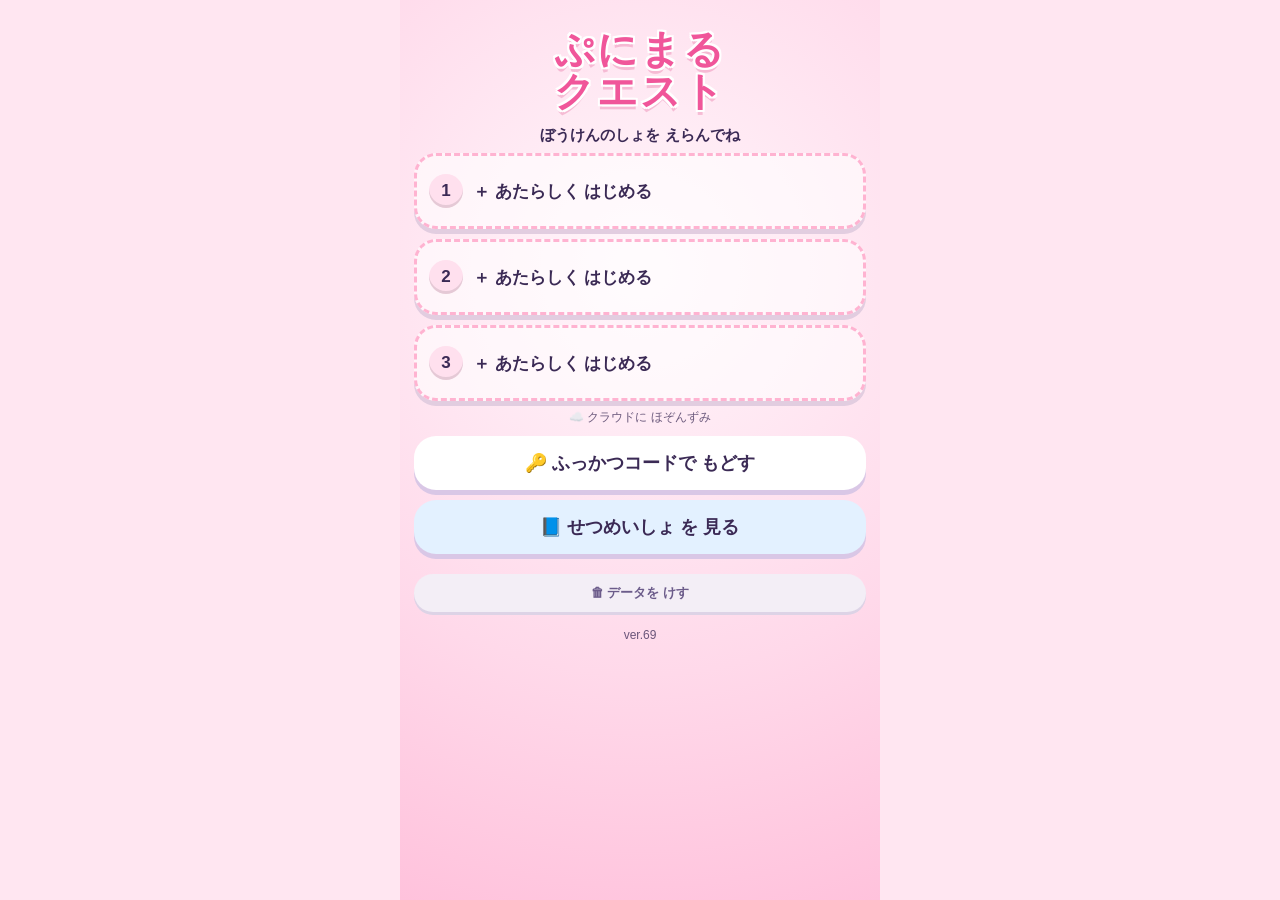
<file: index.html>
<!DOCTYPE html>
<html lang="ja">
<head>
  <meta charset="UTF-8">
  <meta name="viewport" content="width=device-width, initial-scale=1, maximum-scale=1, user-scalable=no, viewport-fit=cover">
  <title>ぷにまるクエスト</title>
  <meta name="description" content="漢字と算数の公式で強くなる、小学生向け学習RPG">
  <!-- iPhoneのホーム画面に追加したときの設定 -->
  <meta name="apple-mobile-web-app-capable" content="yes">
  <meta name="mobile-web-app-capable" content="yes">
  <meta name="apple-mobile-web-app-status-bar-style" content="default">
  <meta name="apple-mobile-web-app-title" content="ぷにまる">
  <meta name="theme-color" content="#ffd9ea">
  <link rel="apple-touch-icon" href="icons/apple-touch-icon.png">
  <link rel="icon" type="image/png" href="icons/icon-192.png">
  <link rel="manifest" href="manifest.webmanifest">
  <link rel="stylesheet" id="css" href="style.css">
</head>
<body>
  <div id="app"><div class="loading">よみこみちゅう…</div></div>
  <div id="modal"></div>
  <div id="toast"></div>
  <div id="updbar" class="hidden"></div>
  <script>
    // いちばん新しい版の番号を たしかめてから、その版の ファイルを 読みこむ
    // （古いファイルが のこらないように、ファイル名に ?v=版 を つける）
    (function () {
      var FILES = ["data.js", "world.js", "c_kanji.js", "c_kotoba.js", "c_math.js", "c_sci.js", "c_soc.js", "c_wakaba.js", "cloud.js", "pets.js", "music.js", "gear.js", "extra.js", "treasure.js", "hiken.js", "okaeri.js", "otsukai.js", "room.js", "furnart.js", "furndir.js", "roomview.js", "talk.js", "yomi.js", "wpick.js", "app.js"];
      function boot(v) {
        window.APP_V = v || 0;
        var q = v ? "?v=" + v : "";
        if (v) document.getElementById("css").href = "style.css" + q;
        (function next(i) {
          if (i >= FILES.length) return;
          var s = document.createElement("script");
          s.src = FILES[i] + q;
          s.onload = function () { next(i + 1); };
          s.onerror = function () { next(i + 1); };
          document.body.appendChild(s);
        })(0);
      }
      var done = false;
      // ネットに つながらないときは 2秒で あきらめて、保存してある 版で うごかす
      var timer = setTimeout(function () { if (!done) { done = true; boot(0); } }, 2000);
      fetch("version.json?t=" + Date.now(), { cache: "no-store" })
        .then(function (r) { return r.json(); })
        .then(function (j) { if (!done) { done = true; clearTimeout(timer); boot(j.v); } })
        .catch(function () { if (!done) { done = true; clearTimeout(timer); boot(0); } });
    })();
  </script>
</body>
</html>
</file>
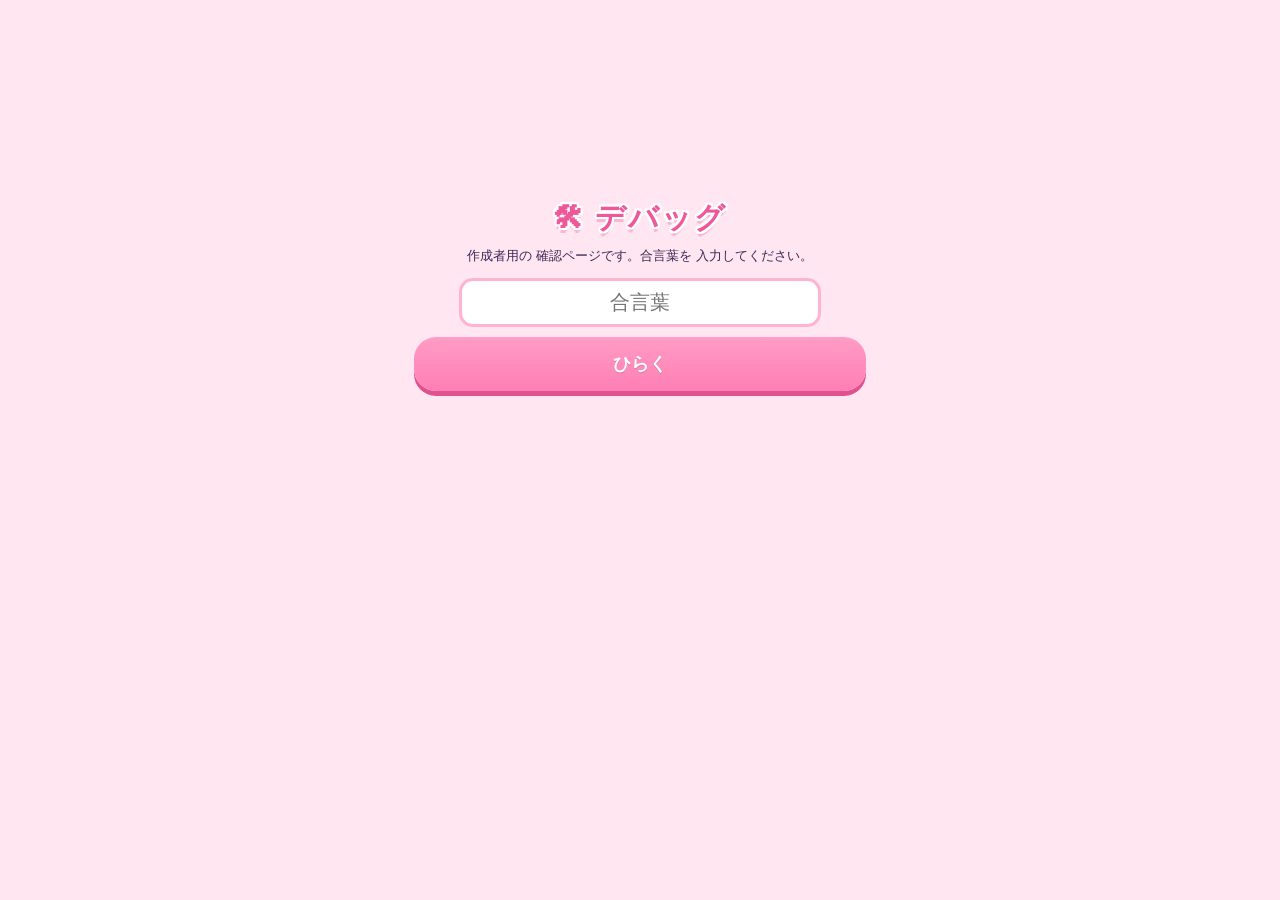
<file: dev-jxwyuh58fb/index.html>
<!DOCTYPE html>
<html lang="ja">
<head>
  <meta charset="UTF-8">
  <meta name="viewport" content="width=device-width, initial-scale=1, maximum-scale=1, user-scalable=no, viewport-fit=cover">
  <meta name="robots" content="noindex, nofollow">
  <title>ぷにまるクエスト（デバッグ）</title>
  <link rel="stylesheet" id="css" href="../style.css">
</head>
<body>
  <div id="app">
    <div class="setup" id="gate" style="padding-top:20vh">
      <h1 class="logo sm">🛠 デバッグ</h1>
      <p class="small">作成者用の 確認ページです。合言葉を 入力してください。</p>
      <input id="pw" type="password" placeholder="合言葉" autocomplete="off" style="font-size:20px;text-align:center;border:3px solid #ffb3d1;border-radius:14px;padding:10px;width:80%">
      <button class="big-btn primary" onclick="unlock()">ひらく</button>
      <p class="small" id="gmsg"></p>
    </div>
  </div>
  <div id="modal"></div>
  <div id="toast"></div>
  <div id="updbar" class="hidden"></div>
  <script>
    // 作成者用の デバッグページ（本番の アプリからは どこからも リンクしていない）
    // ・本番と 同じ プログラム（../*.js）を 読みこむので、更新は 自動で 反映される
    // ・セーブデータは 本番と 別の 場所に 保存し、クラウドには 送らない
    var HASH = "30d0065179efbeb31c0a33b7c4f8fbc22ba5f0675d114e5c059bd9972a6934ad";
    async function sha(t) {
      var b = await crypto.subtle.digest("SHA-256", new TextEncoder().encode("pq-debug:" + t));
      return Array.from(new Uint8Array(b)).map(function (x) { return x.toString(16).padStart(2, "0"); }).join("");
    }
    async function unlock() {
      var v = document.getElementById("pw").value.trim();
      if ((await sha(v)) !== HASH) { document.getElementById("gmsg").textContent = "合言葉が ちがいます"; return; }
      try { sessionStorage.setItem("pq_debug_ok", "1"); } catch (e) {}
      boot();
    }
    function boot() {
      window.PQ_DEBUG = true;
      window.PQ_BASE = "../";
      window.PQ_OPEN = true;
      try { window.PQ_DAY = Number(sessionStorage.getItem("pq_debug_day") || 0); window.PQ_SHOWANS = sessionStorage.getItem("pq_debug_ans") === "1"; window.PQ_ZUKANALL = sessionStorage.getItem("pq_debug_zukan") === "1"; } catch (e) {}
      document.getElementById("app").innerHTML = '<div class="loading">よみこみちゅう…</div>';
      // 読みこむ ファイルの 一覧は 本番の index.html から 取る（ファイルが ふえても 自動で 同じに なる）
      var FILES = ["data.js", "world.js", "c_kanji.js", "c_kotoba.js", "c_math.js", "c_sci.js", "c_soc.js", "cloud.js", "pets.js", "app.js"];
      function load(v) {
        window.APP_V = v || 0;
        var q = v ? "?v=" + v : "";
        if (v) document.getElementById("css").href = "../style.css" + q;
        (function next(i) {
          var s = document.createElement("script");
          s.src = i < FILES.length ? "../" + FILES[i] + q : "debug.js" + q;
          s.onload = function () { if (i < FILES.length) next(i + 1); };
          document.body.appendChild(s);
        })(0);
      }
      fetch("../index.html?t=" + Date.now(), { cache: "no-store" })
        .then(function (r) { return r.text(); })
        .then(function (t) { var m = t.match(/var FILES = (\[[^\]]*\]);/); if (m) FILES = JSON.parse(m[1]); })
        .catch(function () {})
        .then(function () { return fetch("../version.json?t=" + Date.now(), { cache: "no-store" }); })
        .then(function (r) { return r.json(); })
        .then(function (j) { load(j.v); })
        .catch(function () { load(0); });
    }
    document.getElementById("pw").addEventListener("keydown", function (e) { if (e.key === "Enter") unlock(); });
    try { if (sessionStorage.getItem("pq_debug_ok") === "1") boot(); } catch (e) {}
  </script>
</body>
</html>
</file>
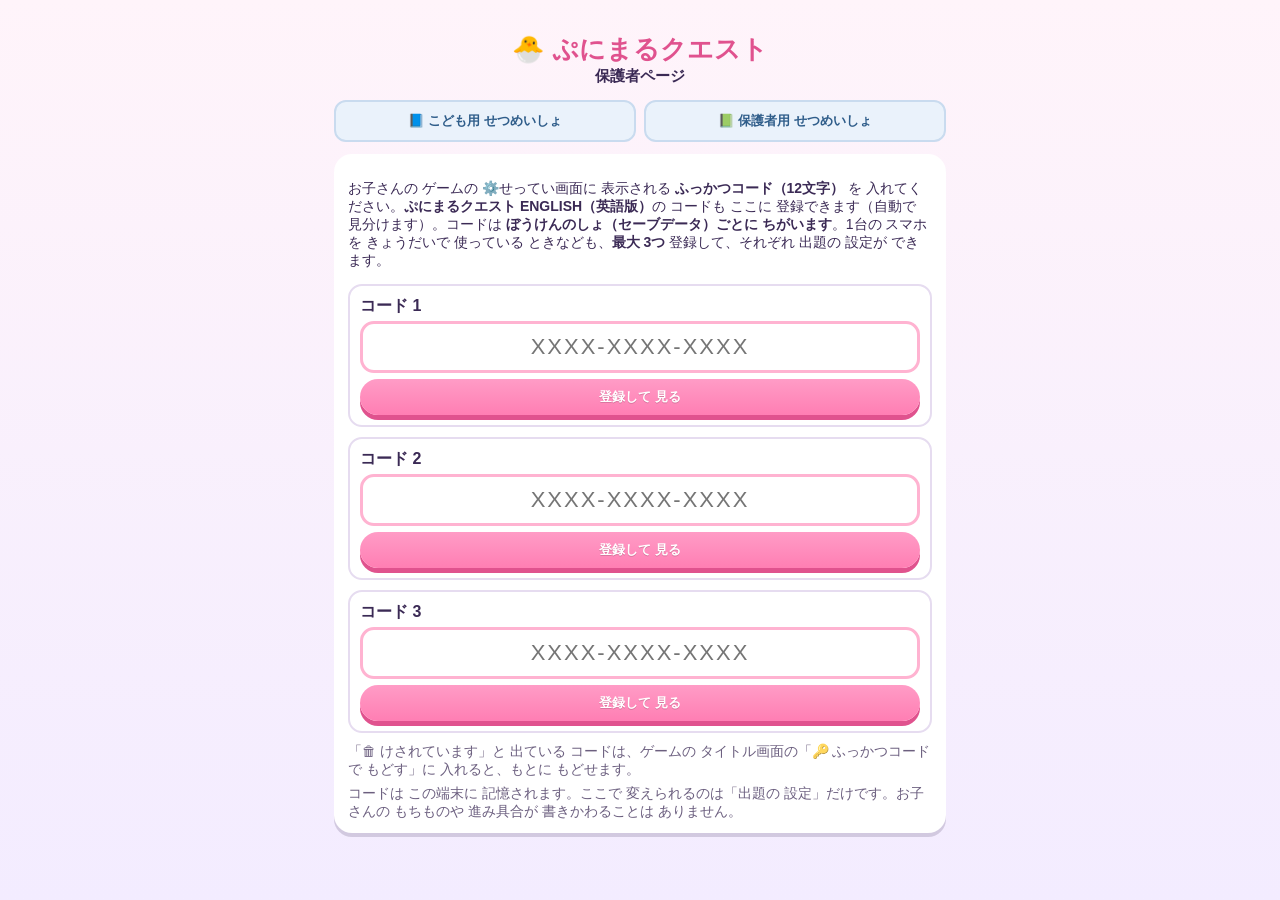
<file: parent.html>
<!DOCTYPE html>
<html lang="ja">
<head>
  <meta charset="UTF-8">
  <meta name="viewport" content="width=device-width, initial-scale=1, viewport-fit=cover">
  <title>ぷにまるクエスト 保護者ページ</title>
  <meta name="robots" content="noindex">
  <link rel="icon" type="image/png" href="icons/icon-192.png">
  <link rel="apple-touch-icon" href="icons/apple-touch-icon.png">
  <link rel="stylesheet" id="css" href="style.css">
  <link rel="stylesheet" id="pcss" href="parent.css">
</head>
<body class="pg-body">
  <div id="papp"><div class="loading">よみこみ中…</div></div>
  <script>
    // ゲームと 同じ 問題データを 読みこむ（カードの 名前を 表示するため）。保存は しない、見るだけの ページ
    (function () {
      var FILES = ["data.js", "world.js", "c_kanji.js", "c_kotoba.js", "c_math.js", "c_sci.js", "c_soc.js", "c_wakaba.js", "parent.js"];
      function boot(v) {
        var q = v ? "?v=" + v : "";
        if (v) { document.getElementById("css").href = "style.css" + q; document.getElementById("pcss").href = "parent.css" + q; }
        (function next(i) {
          if (i >= FILES.length) return;
          var s = document.createElement("script");
          s.src = FILES[i] + q;
          s.onload = function () { next(i + 1); };
          s.onerror = function () { next(i + 1); };
          document.body.appendChild(s);
        })(0);
      }
      fetch("version.json?t=" + Date.now(), { cache: "no-store" })
        .then(function (r) { return r.json(); })
        .then(function (j) { boot(j.v); })
        .catch(function () { boot(0); });
    })();
  </script>
</body>
</html>
</file>
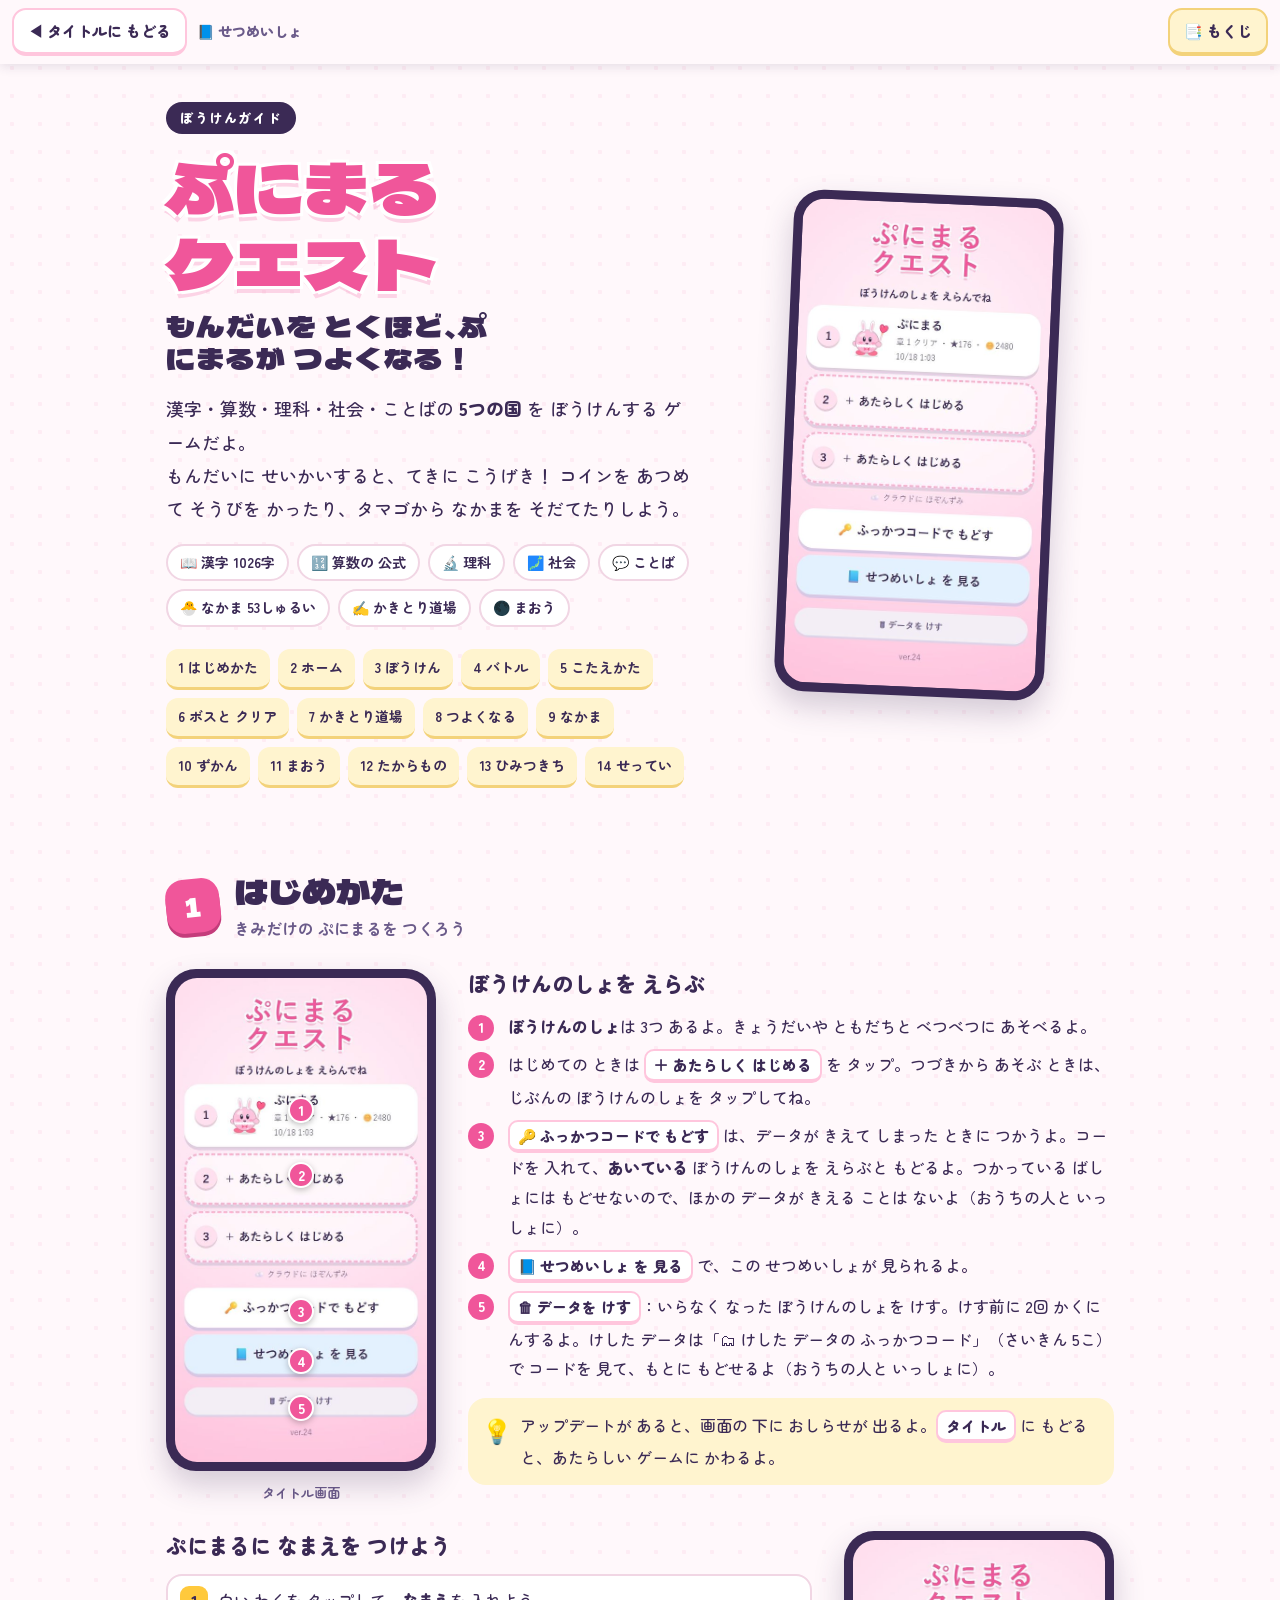
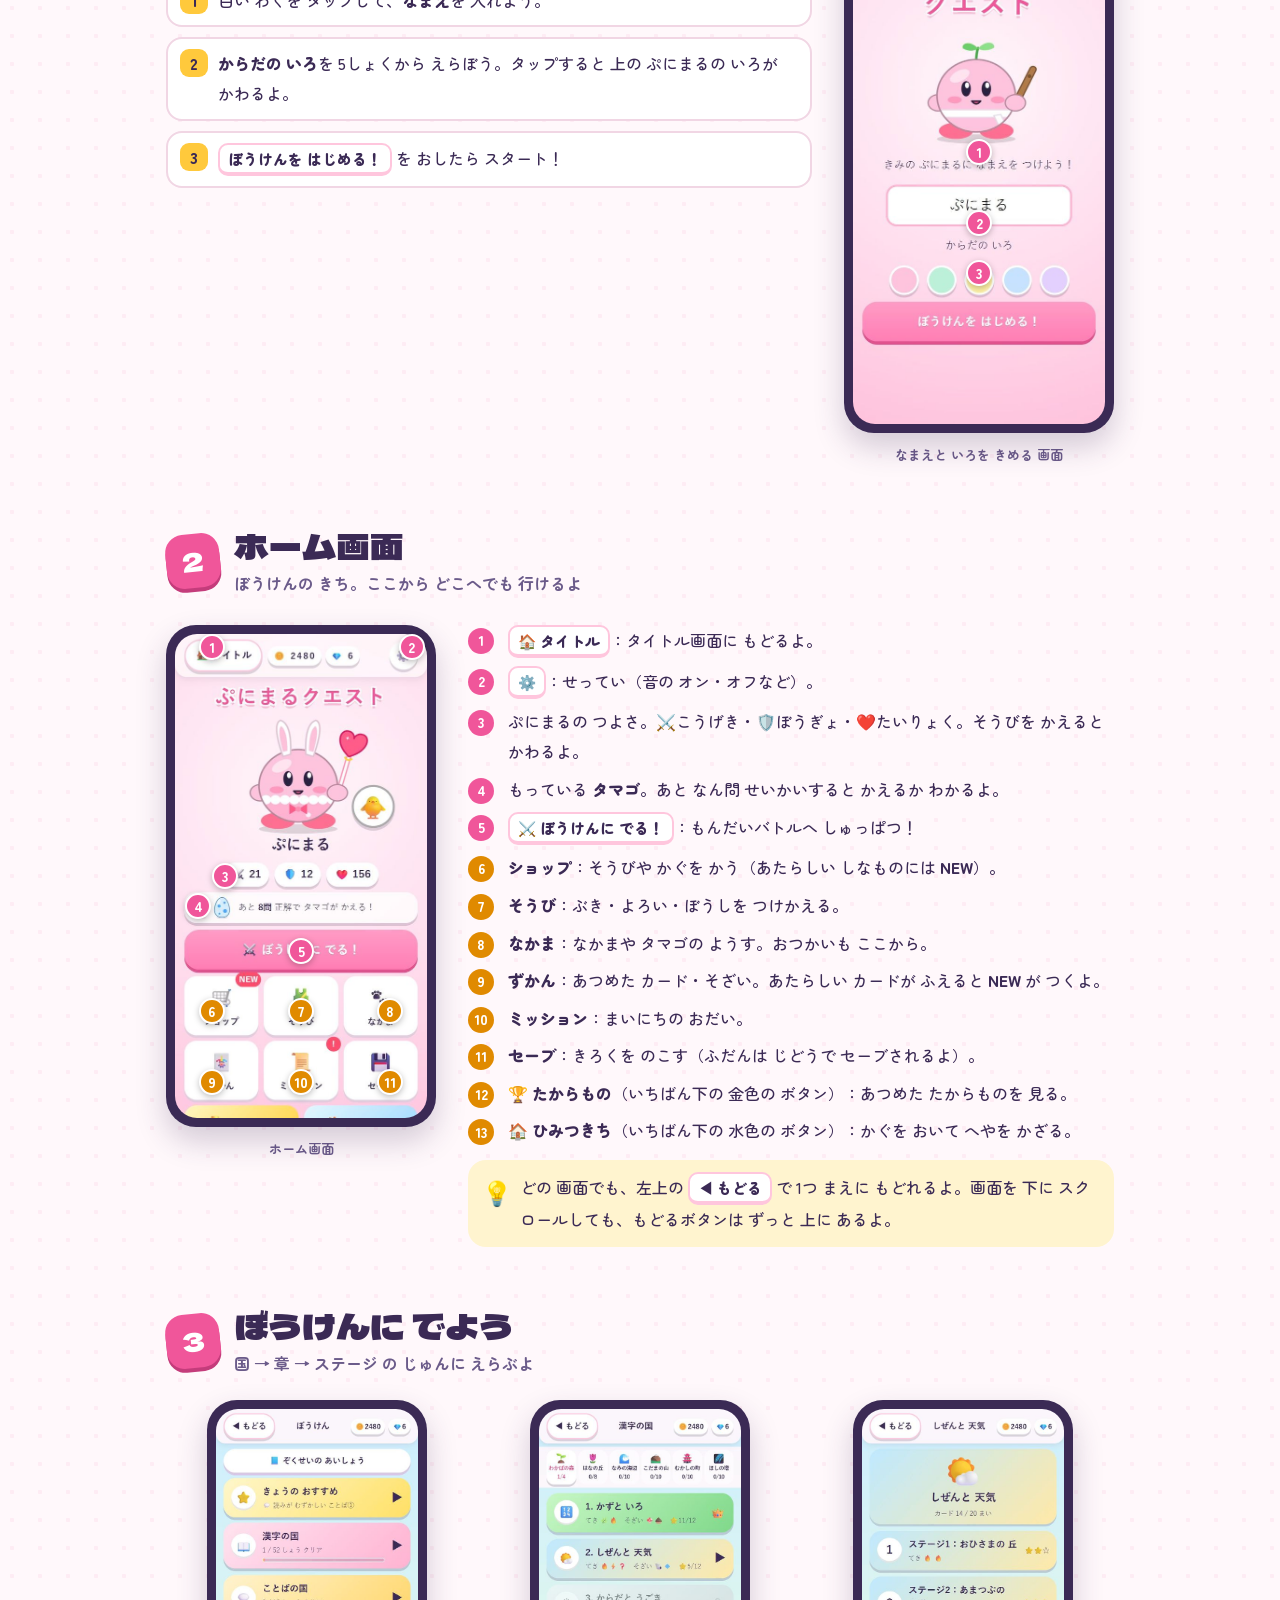
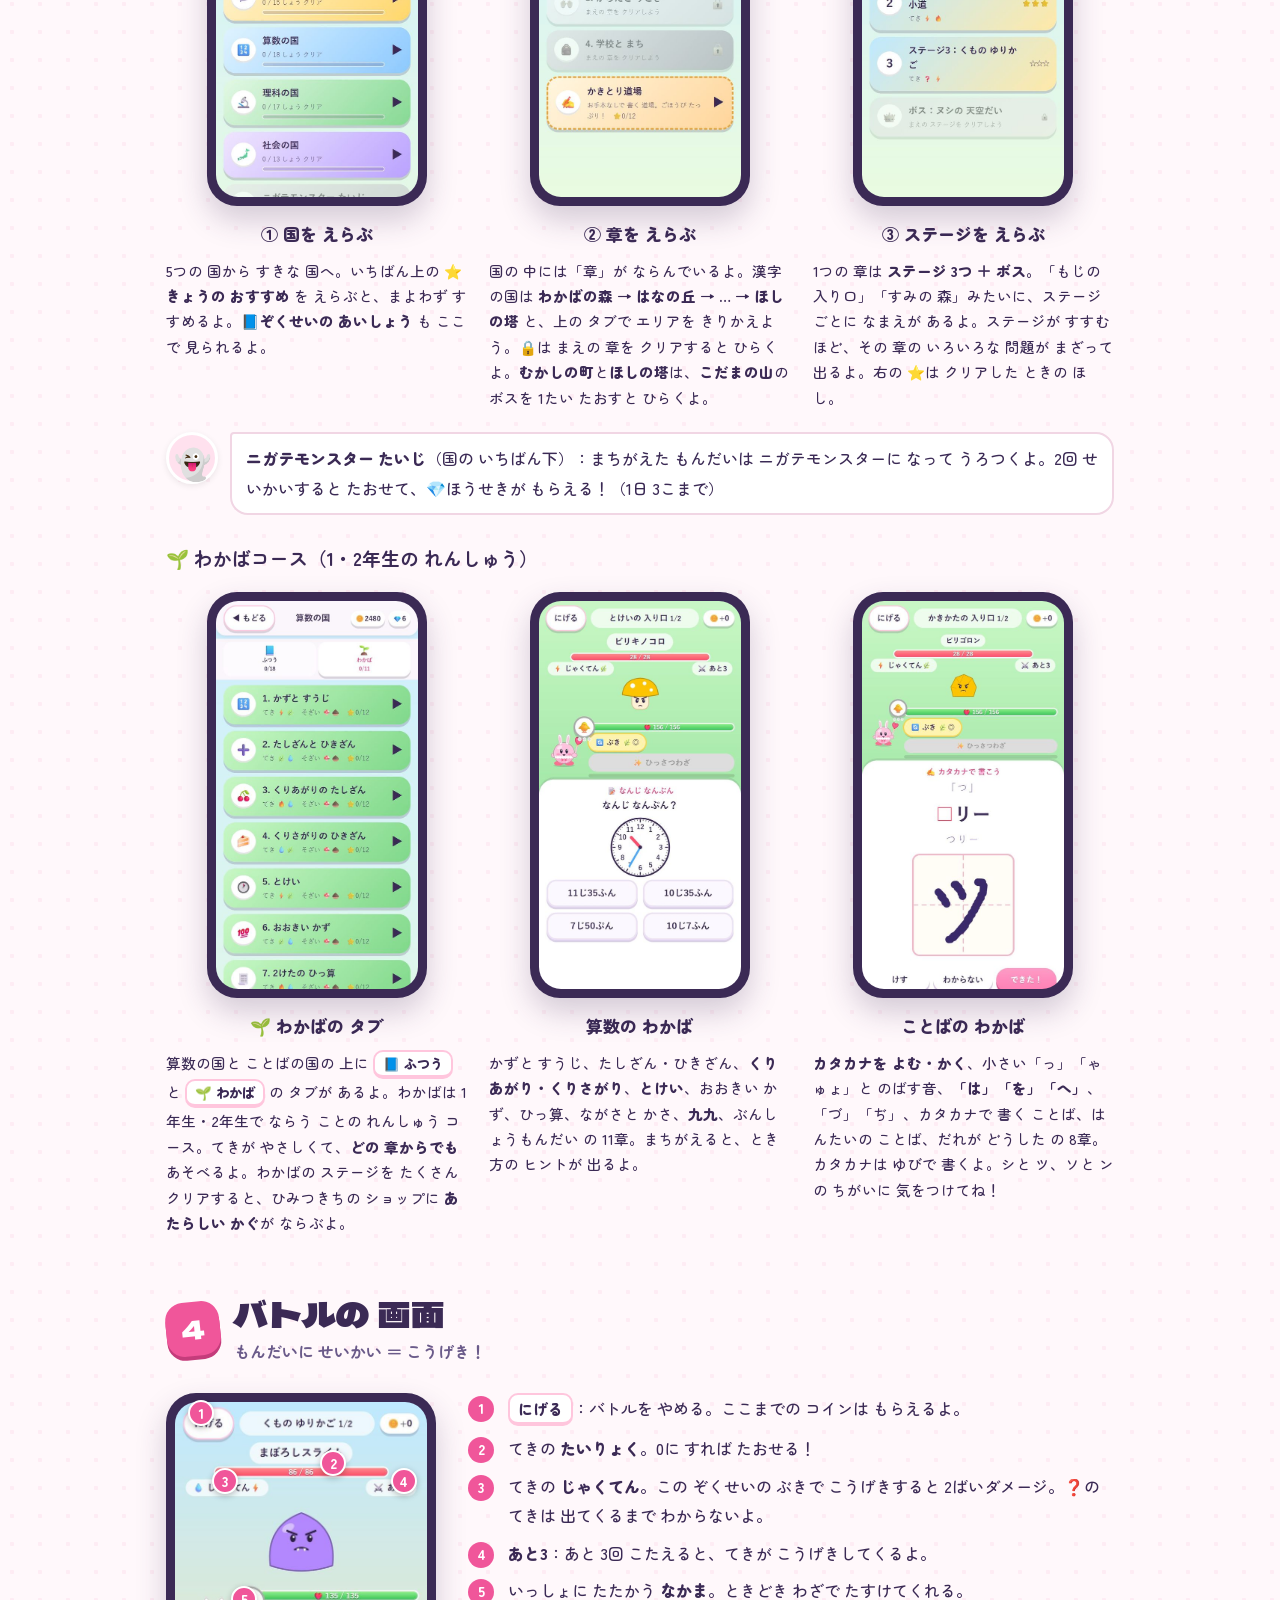
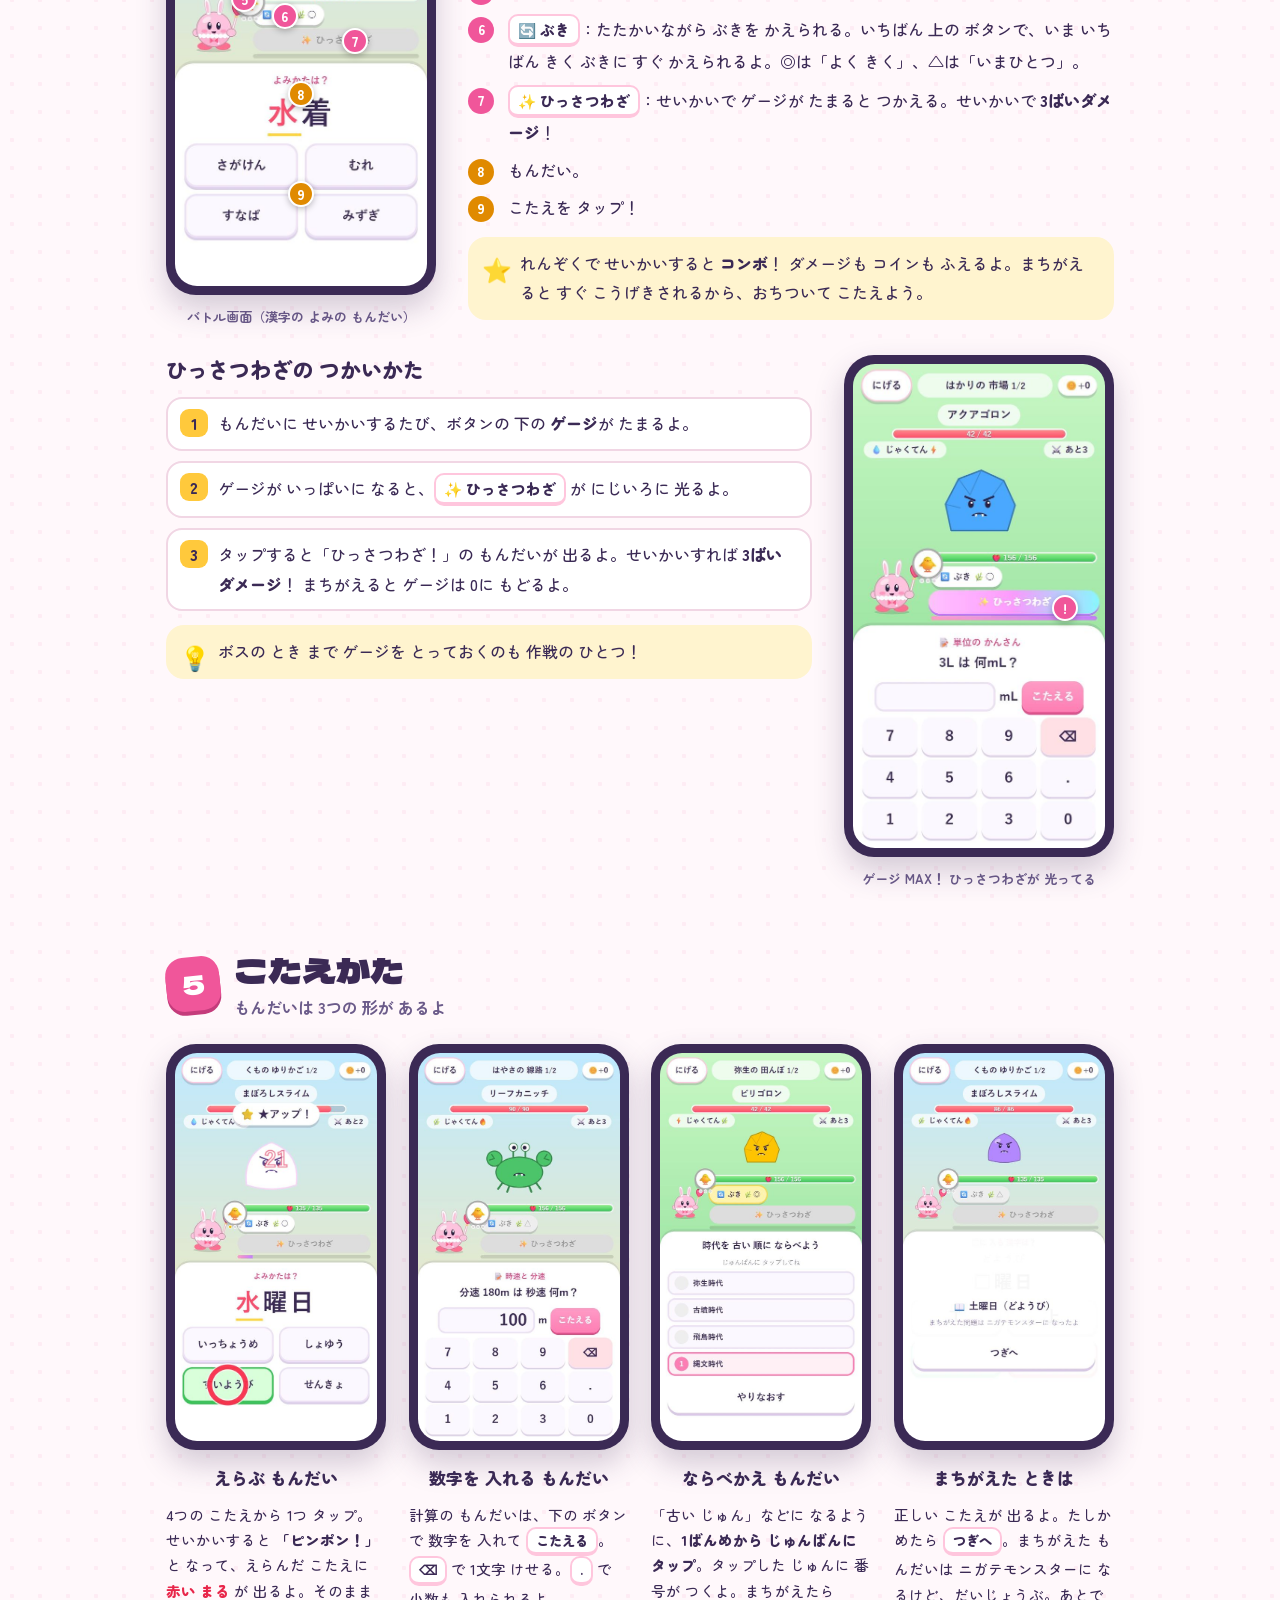
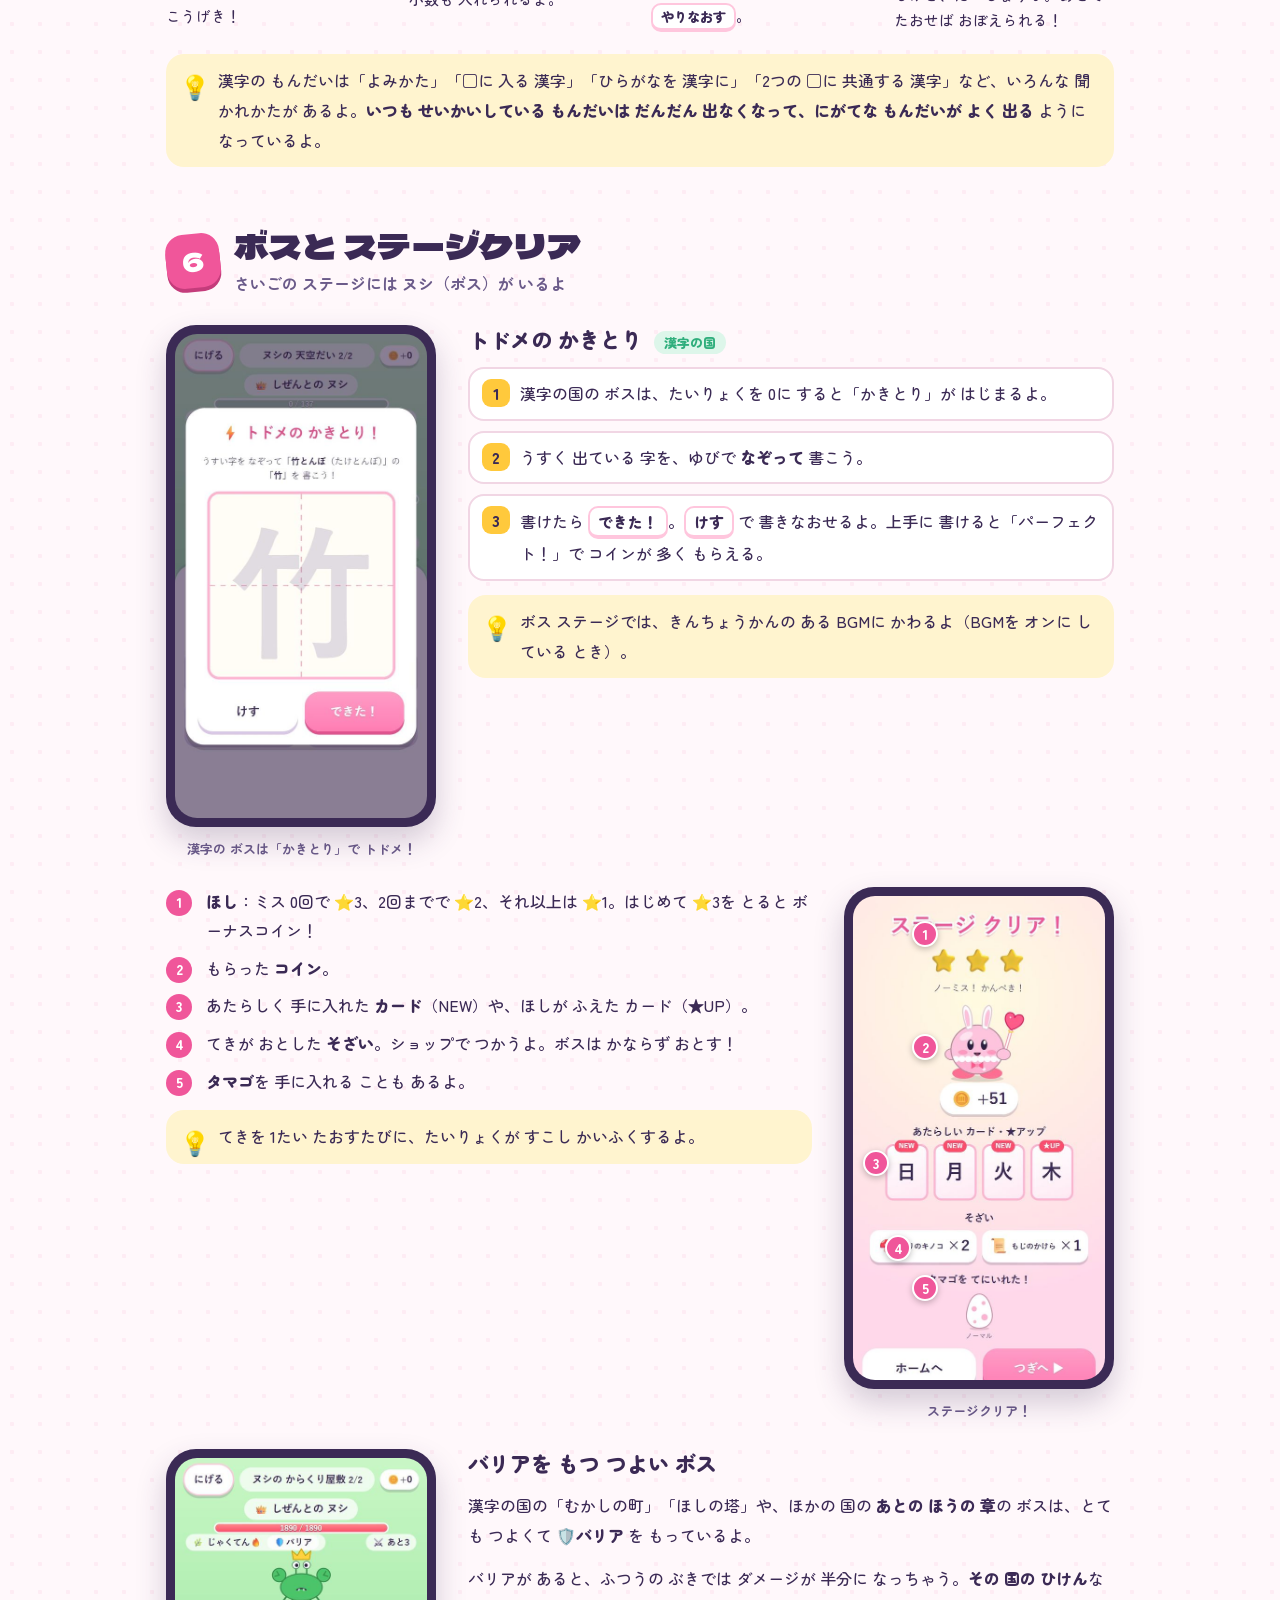
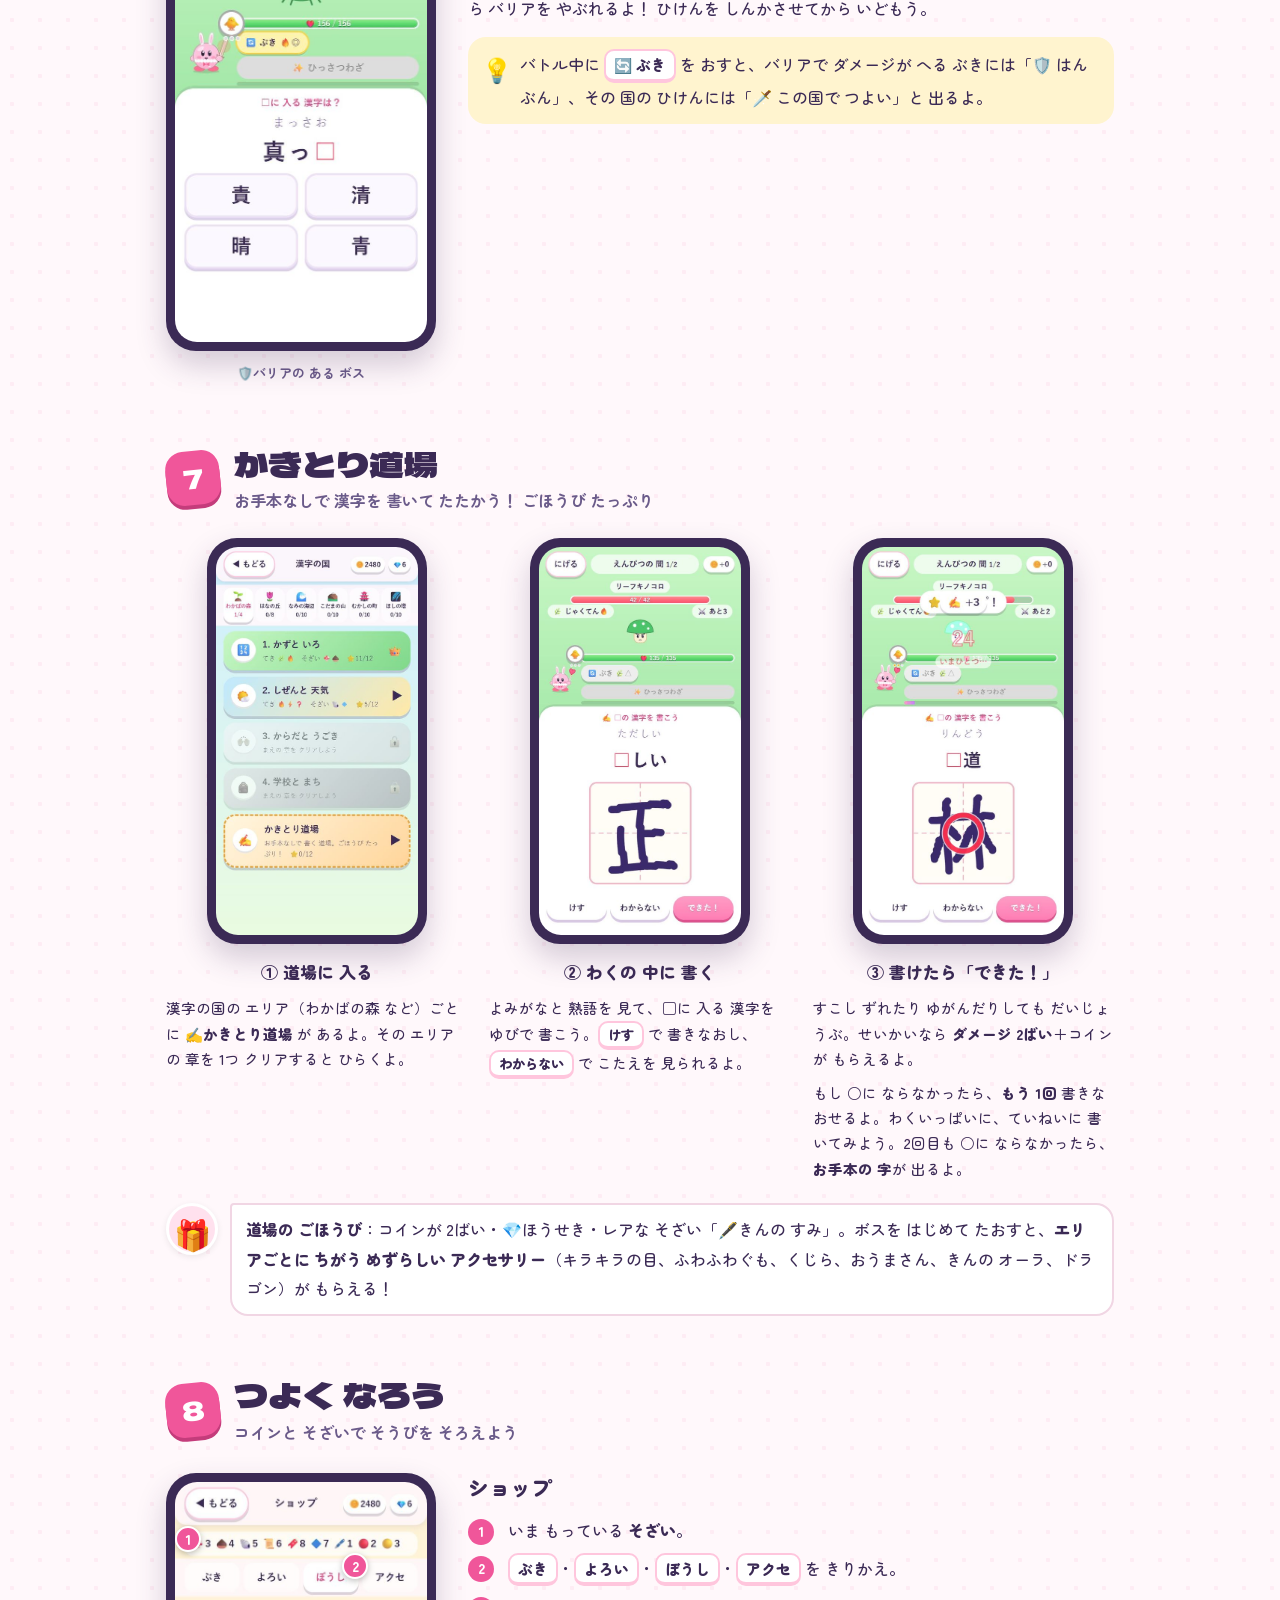
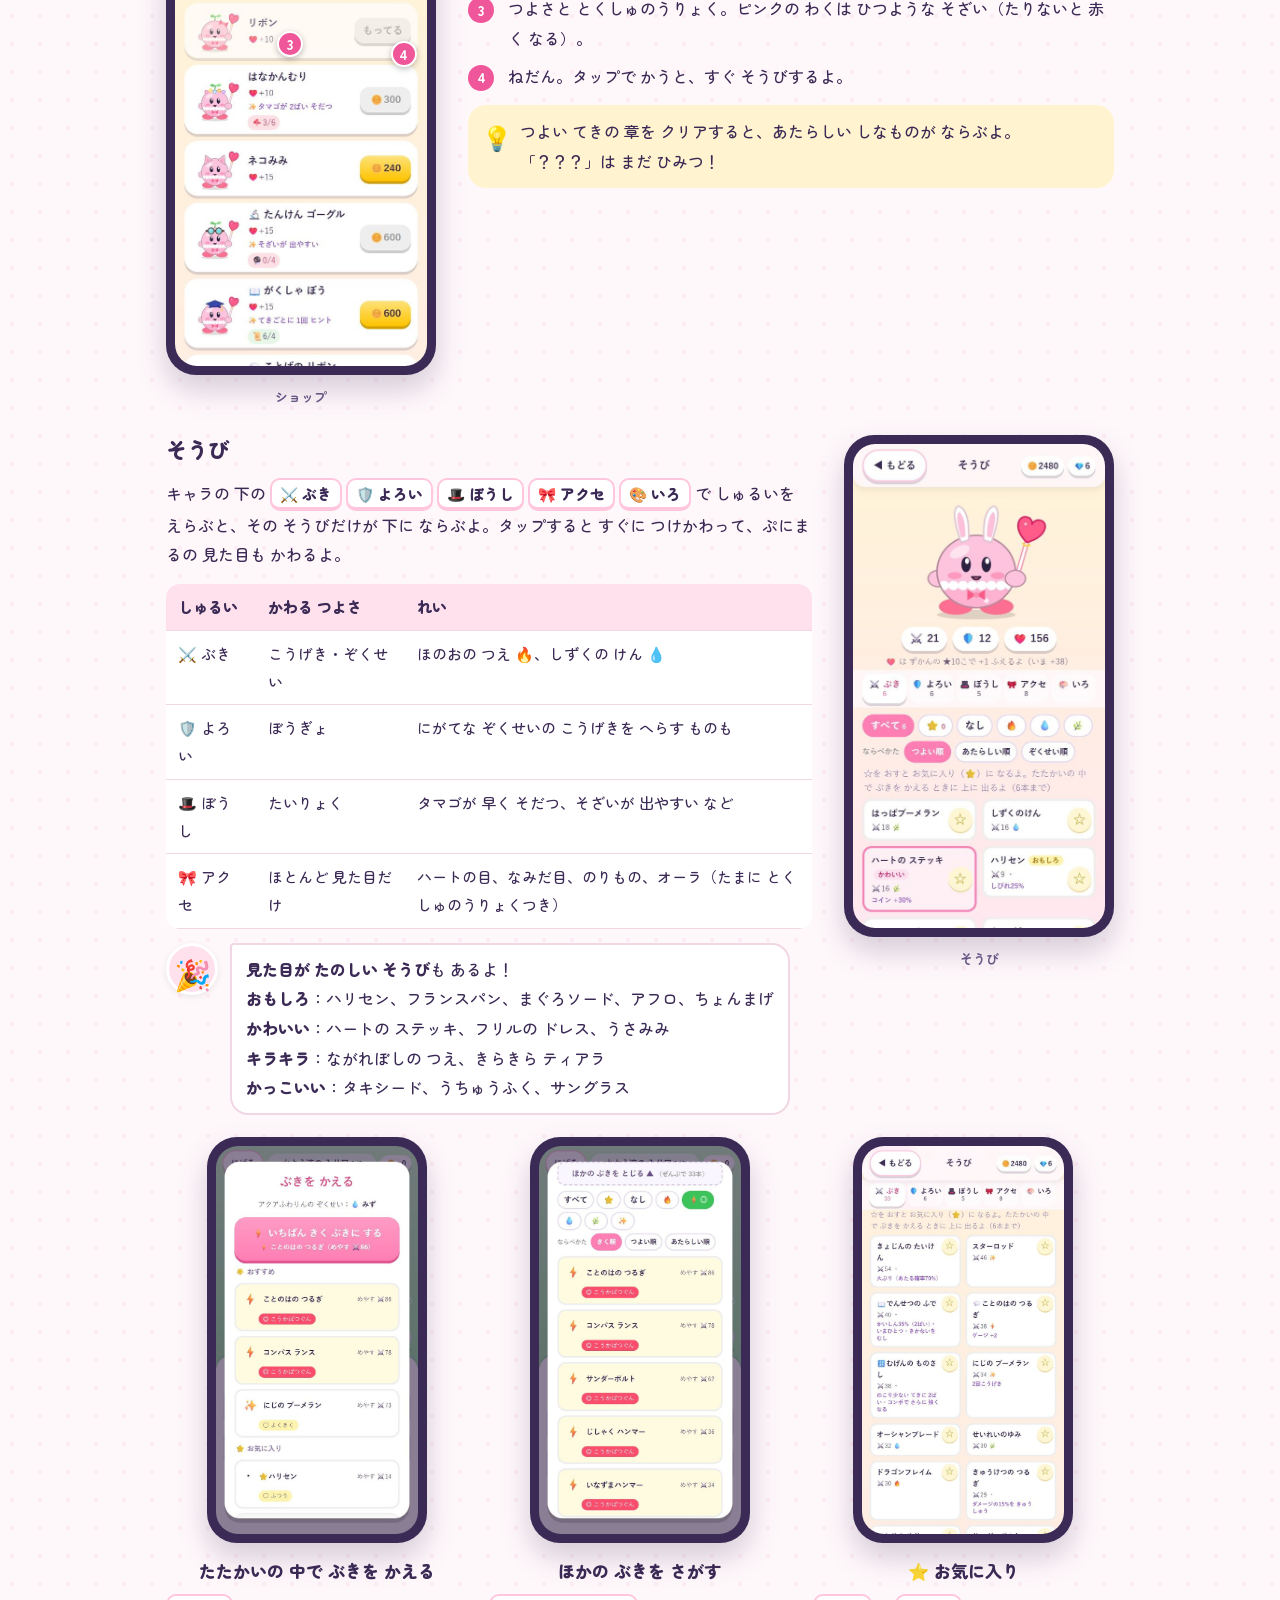
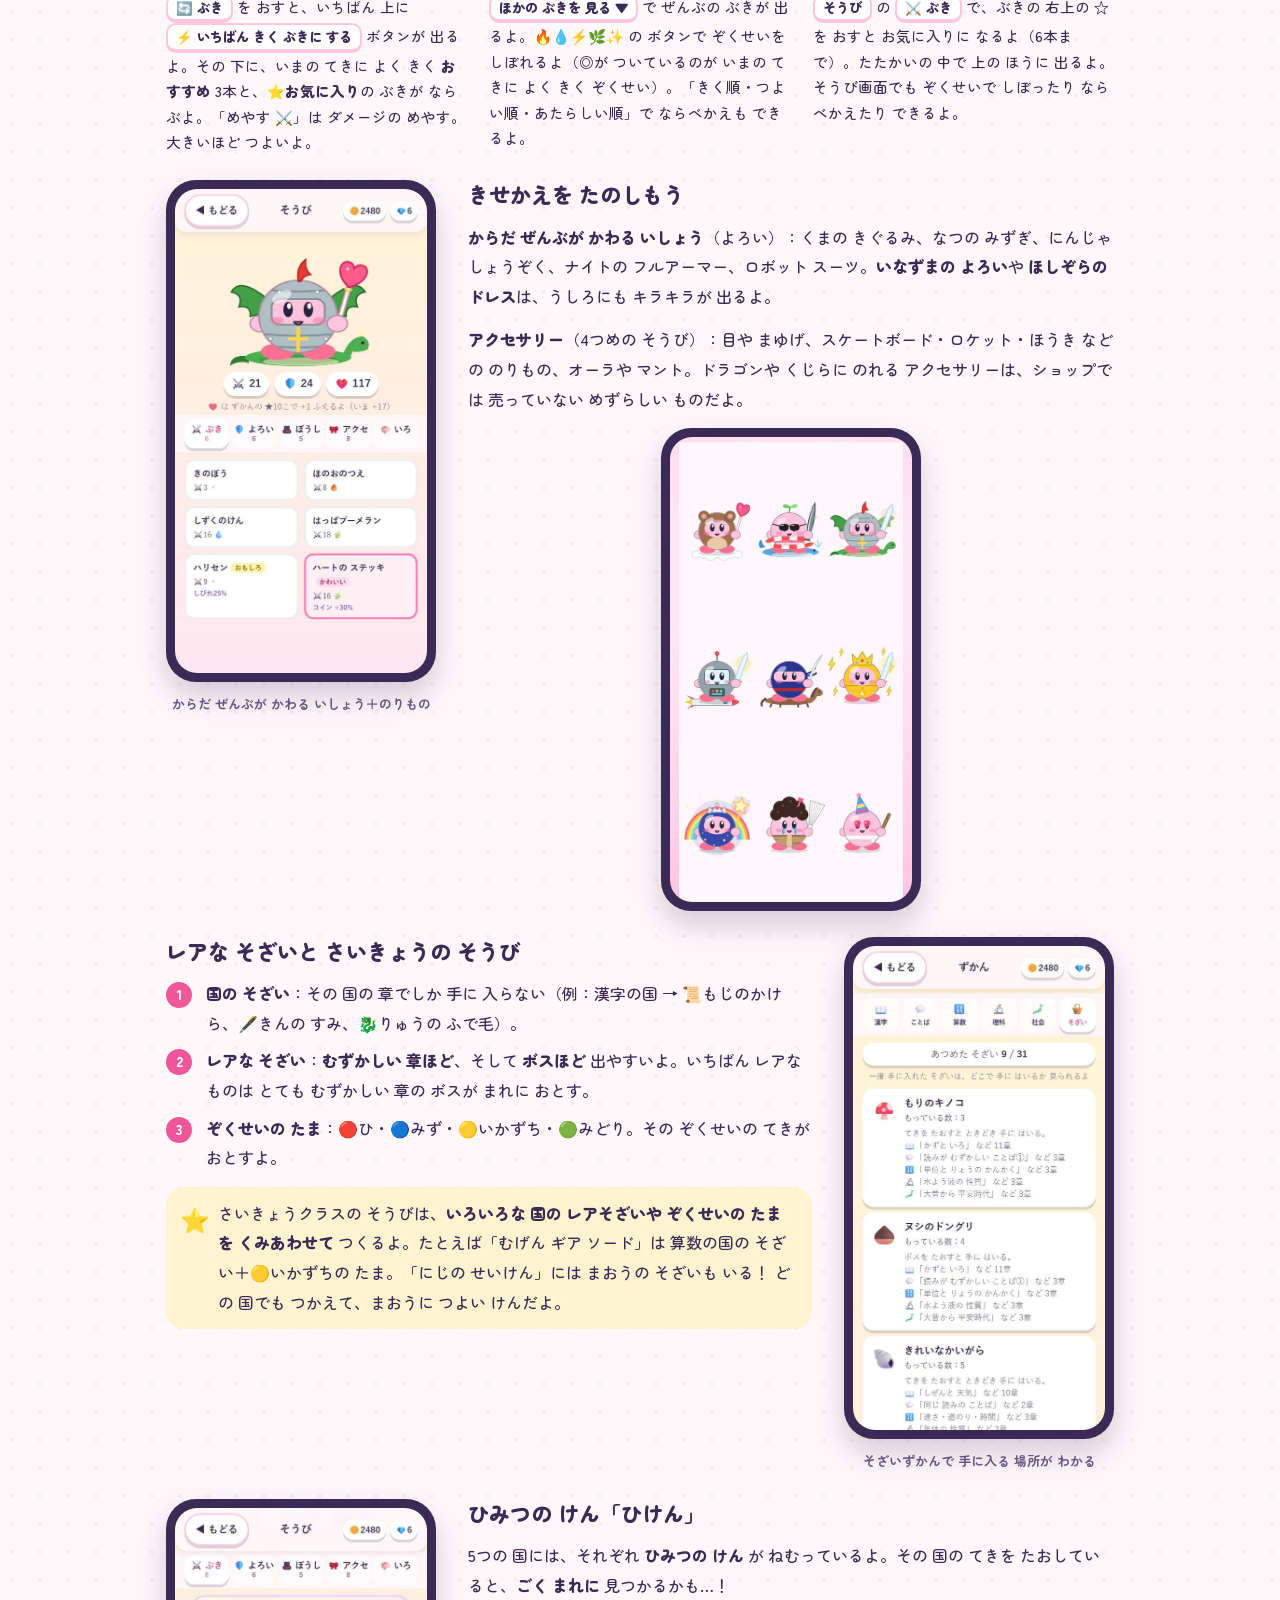
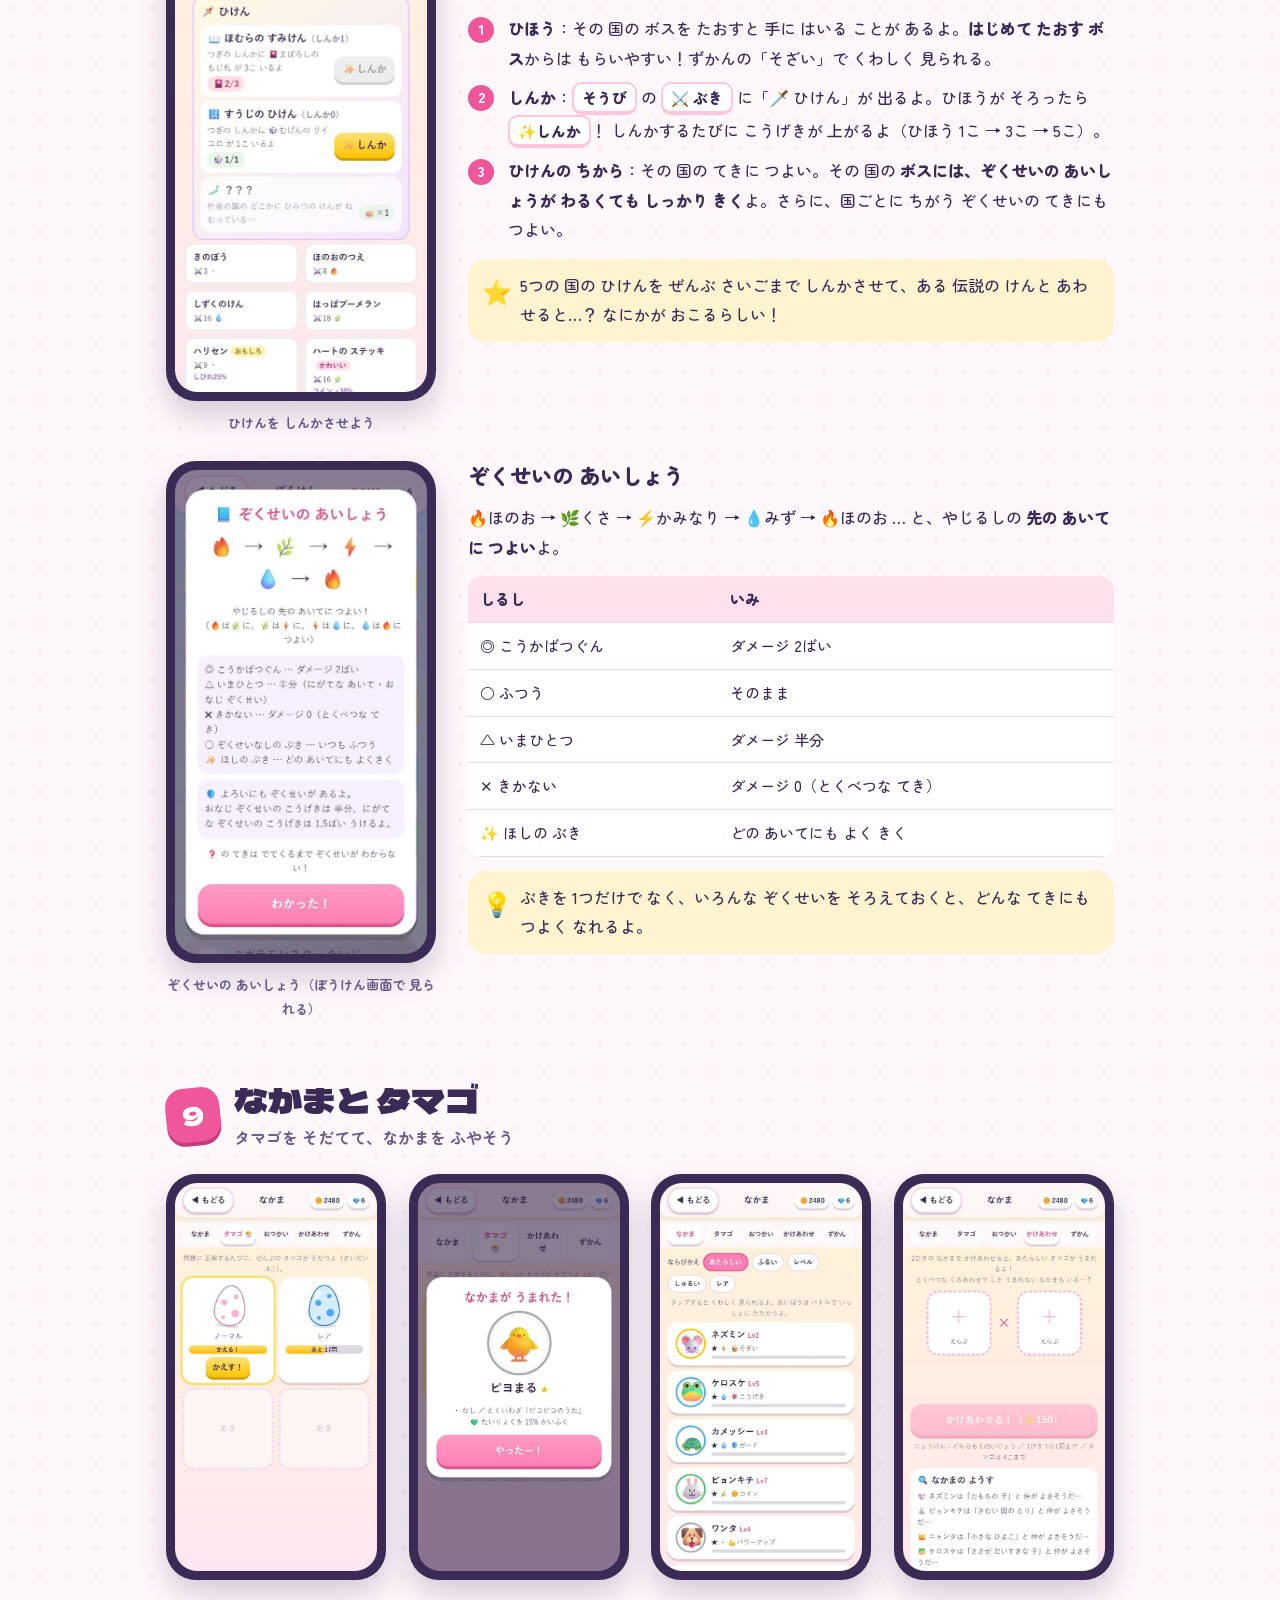
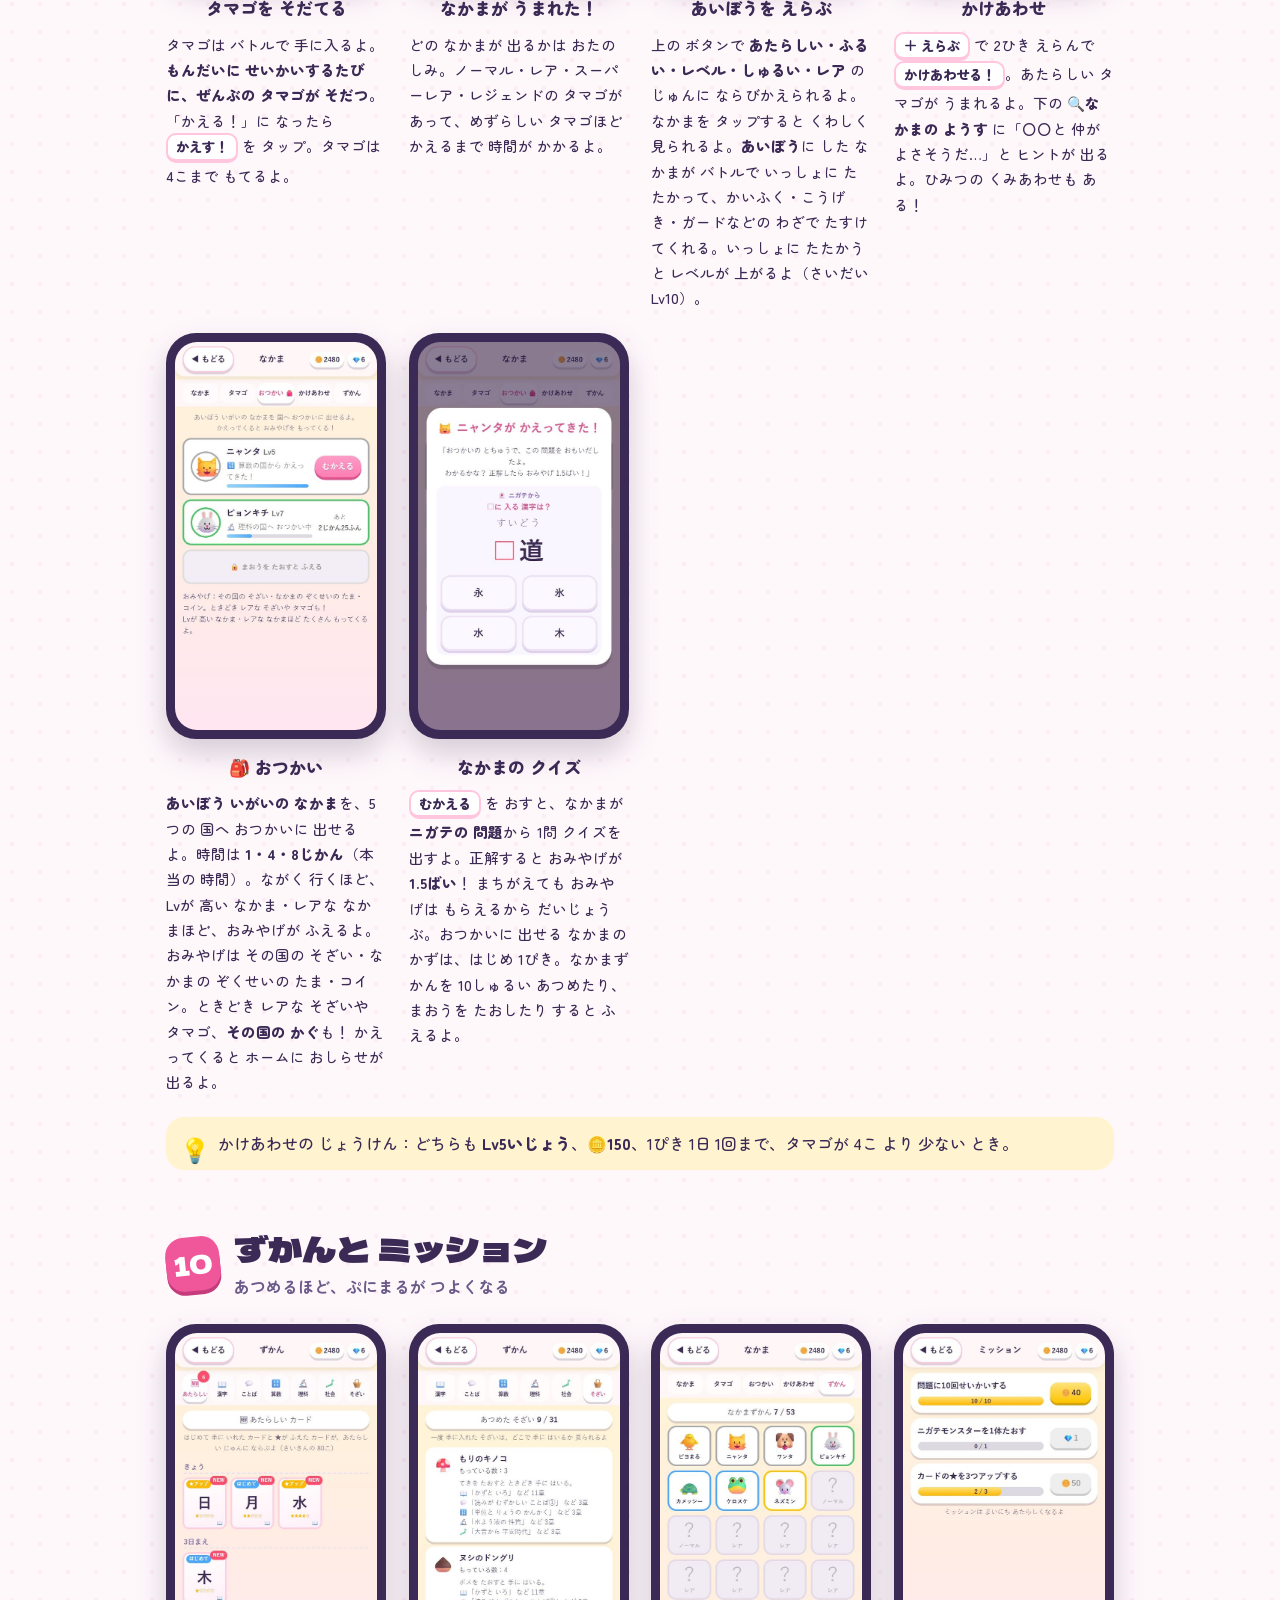
<file: manual/kids.html>
<!DOCTYPE html>
<html lang="ja">
<head>
<meta charset="UTF-8">
<meta name="viewport" content="width=device-width, initial-scale=1, viewport-fit=cover">
<meta name="robots" content="noindex">
<title>ぷにまるクエスト せつめいしょ</title>
<link rel="icon" type="image/png" href="../icons/icon-192.png">
<link rel="preconnect" href="https://fonts.googleapis.com">
<link rel="preconnect" href="https://fonts.gstatic.com" crossorigin>
<link rel="stylesheet" href="https://fonts.googleapis.com/css2?family=Dela+Gothic+One&family=Zen+Maru+Gothic:wght@500;700;900&display=swap">
<style>
/* レイアウト：絵本の ページのように、左に ゲーム画面・右に せつめい（スマホでは たてに ならぶ） */
:root {
  color-scheme: light;
  --paper: #fff8fb;      /* 紙の色 */
  --ink: #3b2a55;        /* 文字（ゲームと 同じ 紫がかった こい色） */
  --ink-soft: #6b5b8a;
  --pink: #f0569a;       /* ゲームの ロゴの ピンク */
  --pink-soft: #ffe1ee;
  --mint: #2fae7c;
  --mint-soft: #ddf6ea;
  --sun: #ffc93c;
  --sun-soft: #fff4cf;
  --sky-soft: #e3f1ff;
  --line: #f1d6e4;
  --parent: #2f5d8a;     /* おうちの方むけの 色 */
  --parent-soft: #eaf2fb;
  --f-display: "Dela Gothic One", "Hiragino Maru Gothic ProN", "Zen Maru Gothic", sans-serif;
  --f-body: "Zen Maru Gothic", "Hiragino Maru Gothic ProN", "Yu Gothic", sans-serif;
}
* { box-sizing: border-box; }
body {
  margin: 0; background: var(--paper); color: var(--ink); font-family: var(--f-body); font-weight: 500;
  font-size: 16px; line-height: 1.85;
  background-image: radial-gradient(circle at 12px 12px, rgba(240,86,154,.07) 2px, transparent 2.5px);
  background-size: 28px 28px;
}
.wrap { max-width: 980px; margin: 0 auto; padding-left: max(16px, env(safe-area-inset-left, 0px)); padding-right: max(16px, env(safe-area-inset-right, 0px)); padding-block: 0 64px; }
h1, h2, h3 { text-wrap: balance; line-height: 1.35; margin: 0; }
p { margin: 0; }
b, strong { font-weight: 900; }
ruby rt { font-size: .5em; }

/* ---- 表紙 ---- */
.cover { display: grid; grid-template-columns: minmax(0, 1.15fr) minmax(0, .85fr); gap: 28px; align-items: center; padding-block: 40px 24px; }
.cover .kicker { display: inline-block; background: var(--ink); color: #fff; font-weight: 900; font-size: 13px; letter-spacing: .12em; padding: 4px 14px; border-radius: 99px; }
.cover h1 { font-family: var(--f-display); font-weight: 400; font-size: clamp(40px, 7vw, 68px); color: var(--pink); line-height: 1.12; margin-top: 14px;
  text-shadow: 3px 3px 0 #fff, -3px 3px 0 #fff, 3px -3px 0 #fff, -3px -3px 0 #fff, 0 7px 0 rgba(240,86,154,.22); }
.cover h1 small { display: block; font-size: .42em; color: var(--ink); text-shadow: none; margin-top: 10px; letter-spacing: .04em; }
.cover .lead { font-size: 18px; margin-top: 18px; max-width: 30em; }
.cover .chips { display: flex; flex-wrap: wrap; gap: 8px; margin-top: 18px; }
.chip { background: #fff; border: 2px solid var(--line); border-radius: 99px; padding: 4px 12px; font-weight: 700; font-size: 14px; }
.toc { margin-top: 22px; display: flex; flex-wrap: wrap; gap: 8px; }
.toc a { text-decoration: none; color: var(--ink); background: var(--sun-soft); border-radius: 12px; padding: 6px 12px; font-weight: 700; font-size: 14px; border-bottom: 3px solid #f3d27a; }
.toc a.par { background: var(--parent-soft); border-bottom-color: #b9cfe8; }
.toc a:focus-visible, a:focus-visible { outline: 3px solid var(--pink); outline-offset: 2px; }

/* ---- スマホの わく ---- */
.phone { position: relative; width: 100%; max-width: 270px; margin: 0 auto; border-radius: 30px; padding: 9px; background: var(--ink);
  box-shadow: 0 14px 30px rgba(59,42,85,.22); }
.phone img { display: block; width: 100%; height: auto; border-radius: 22px; }
.phone.tilt { transform: rotate(2.5deg); }
.cap { text-align: center; font-size: 13px; color: var(--ink-soft); margin-top: 10px; font-weight: 700; }
/* 画面の上の 番号ピン */
.pin { position: absolute; width: 26px; height: 26px; margin: -13px 0 0 -13px; border-radius: 50%; background: var(--pink); color: #fff; font-weight: 900; font-size: 14px;
  display: grid; place-items: center; border: 2.5px solid #fff; box-shadow: 0 2px 6px rgba(0,0,0,.25); line-height: 1; }
.pin.y { background: #e08a00; }

/* ---- 章 ---- */
.chapter { margin-top: 56px; }
.chead { display: flex; align-items: center; gap: 14px; }
.chead .no { flex: none; width: 54px; height: 54px; border-radius: 18px; background: var(--pink); color: #fff; font-family: var(--f-display); font-size: 26px; display: grid; place-items: center; transform: rotate(-6deg); box-shadow: 0 4px 0 #c43c7b; }
.chead h2 { font-family: var(--f-display); font-weight: 400; font-size: clamp(24px, 4vw, 34px); }
.chead p { color: var(--ink-soft); font-weight: 700; }
.row { display: grid; grid-template-columns: 270px minmax(0, 1fr); gap: 32px; align-items: start; margin-top: 26px; }
.row.flip { grid-template-columns: minmax(0, 1fr) 270px; }
.row.flip .shot { order: 2; }
.txt { min-width: 0; display: grid; gap: 14px; }
.txt h3 { font-size: 21px; font-weight: 900; }
.txt h3 .tag { font-size: 13px; vertical-align: middle; background: var(--mint-soft); color: var(--mint); border-radius: 99px; padding: 2px 10px; margin-left: 6px; }

/* 番号つきの せつめい */
.legend { list-style: none; margin: 0; padding: 0; display: grid; gap: 8px; }
.legend li { display: grid; grid-template-columns: 30px minmax(0, 1fr); gap: 10px; align-items: start; }
.legend li .n { width: 26px; height: 26px; border-radius: 50%; background: var(--pink); color: #fff; font-weight: 900; font-size: 14px; display: grid; place-items: center; margin-top: 3px; }
.legend li .n.y { background: #e08a00; }
/* 手順 */
.steps { list-style: none; margin: 0; padding: 0; counter-reset: s; display: grid; gap: 10px; }
.steps li { counter-increment: s; position: relative; padding: 10px 14px 10px 50px; background: #fff; border: 2px solid var(--line); border-radius: 16px; }
.steps li::before { content: counter(s); position: absolute; left: 12px; top: 10px; width: 28px; height: 28px; border-radius: 9px; background: var(--sun); color: var(--ink); font-weight: 900; display: grid; place-items: center; }
.tap { display: inline-block; background: #fff; border: 2px solid #ffc6dd; border-bottom-width: 4px; border-radius: 10px; padding: 0 8px; font-weight: 900; font-size: .92em; white-space: nowrap; }

/* ふきだし・メモ */
.tip { background: var(--sun-soft); border-radius: 18px; padding: 12px 16px 12px 52px; position: relative; }
.tip::before { content: "💡"; position: absolute; left: 14px; top: 10px; font-size: 24px; }
.tip.warn { background: var(--pink-soft); }
.tip.warn::before { content: "⚠️"; }
.tip.star::before { content: "⭐"; }
.say { display: flex; gap: 12px; align-items: flex-start; }
.say .face { flex: none; width: 52px; height: 52px; border-radius: 50%; background: var(--pink-soft); display: grid; place-items: center; font-size: 30px; border: 3px solid #fff; box-shadow: 0 2px 6px rgba(0,0,0,.08); }
.say .bubble { background: #fff; border: 2px solid var(--line); border-radius: 4px 18px 18px 18px; padding: 10px 14px; min-width: 0; }

/* 画面を ならべる */
.gallery { display: grid; grid-template-columns: repeat(auto-fit, minmax(190px, 1fr)); gap: 22px; margin-top: 22px; }
.gallery .phone { max-width: 220px; }
.gallery .g { display: grid; gap: 8px; align-content: start; }
.gallery h4 { margin: 4px 0 0; font-size: 17px; font-weight: 900; text-align: center; }
.gallery p { font-size: 14.5px; line-height: 1.75; }

/* 表 */
.tbl { overflow-x: auto; }
table { border-collapse: collapse; width: 100%; font-size: 15px; background: #fff; border-radius: 14px; overflow: hidden; }
th, td { padding: 9px 12px; border-bottom: 1px solid var(--line); text-align: left; vertical-align: top; }
th { background: var(--pink-soft); font-weight: 900; white-space: nowrap; }

/* ---- おうちの方へ ---- */
.parent { margin-top: 64px; background: var(--parent-soft); border-radius: 28px; padding-block: 28px; padding-inline: clamp(16px, 4vw, 40px); border: 2px solid #c9dbef; }
.parent .label { display: inline-block; background: var(--parent); color: #fff; font-size: 13px; letter-spacing: .1em; font-weight: 900; padding: 3px 12px; border-radius: 99px; }
.parent h2 { font-size: clamp(22px, 3.4vw, 30px); font-weight: 900; color: var(--parent); margin-top: 10px; }
.parent .pgrid { display: grid; grid-template-columns: repeat(auto-fit, minmax(260px, 1fr)); gap: 16px; margin-top: 18px; }
.parent .pc { background: #fff; border-radius: 18px; padding: 16px 18px; display: grid; gap: 8px; align-content: start; min-width: 0; }
.parent .pc h3 { font-size: 17px; font-weight: 900; color: var(--parent); }
.parent .pc p, .parent .pc li { font-size: 15px; line-height: 1.8; }
.parent ul { margin: 0; padding-left: 1.2em; }
.parent .figs { display: grid; grid-template-columns: repeat(auto-fit, minmax(120px, 1fr)); gap: 10px; margin-top: 18px; }
.parent .fig { background: #fff; border-radius: 16px; padding: 12px; text-align: center; }
.parent .fig b { display: block; font-size: 28px; color: var(--parent); font-variant-numeric: tabular-nums; line-height: 1.2; }
.parent .fig span { font-size: 13px; font-weight: 700; color: #4d6a87; }
.url { font-family: ui-monospace, Menlo, Consolas, monospace; font-size: 14px; background: var(--parent-soft); padding: 2px 8px; border-radius: 6px; word-break: break-all; user-select: all; }

.qa { display: grid; gap: 10px; margin-top: 18px; }
.qa details { background: #fff; border-radius: 16px; padding: 12px 16px; border: 2px solid var(--line); }
.qa summary { font-weight: 900; cursor: pointer; }
.qa details p { margin-top: 8px; }

footer { margin-top: 48px; text-align: center; color: var(--ink-soft); font-size: 13px; }

@media (max-width: 760px) {
  .cover { grid-template-columns: minmax(0, 1fr); padding-top: 28px; }
  .cover .phone { max-width: 230px; }
  .row, .row.flip { grid-template-columns: minmax(0, 1fr); gap: 18px; }
  .row.flip .shot { order: 0; }
  .shot .phone { max-width: 250px; }
}
@media (prefers-reduced-motion: no-preference) {
  .cover .phone.tilt { animation: bob 4s ease-in-out infinite; }
  @keyframes bob { 0%, 100% { transform: rotate(2.5deg) translateY(0); } 50% { transform: rotate(2.5deg) translateY(-8px); } }
}

/* 上に 固定の もどるボタン */
body { padding-top: calc(env(safe-area-inset-top, 0px) + 62px); }
.backbar { position: fixed; top: 0; left: 0; right: 0; z-index: 50; display: flex; align-items: center; gap: 10px;
  padding: calc(env(safe-area-inset-top, 0px) + 8px) max(12px, env(safe-area-inset-right, 0px)) 8px max(12px, env(safe-area-inset-left, 0px));
  background: rgba(255, 248, 251, .94); -webkit-backdrop-filter: blur(8px); backdrop-filter: blur(8px); box-shadow: 0 3px 10px rgba(59,42,85,.12); }
.backbar a { text-decoration: none; color: var(--ink); background: #fff; border: 2px solid #ffc6dd; border-bottom-width: 4px; border-radius: 14px; padding: 7px 14px; font-weight: 900; font-size: 15px; white-space: nowrap; }
.backbar a.tocbtn { margin-left: auto; border-color: #f3d27a; background: #fff4cf; }
.backbar span { flex: 1; min-width: 0; font-weight: 900; font-size: 14px; color: var(--ink-soft); overflow: hidden; text-overflow: ellipsis; white-space: nowrap; }
section, header, nav.toc, .pc, .qa { scroll-margin-top: 84px; }
.parent { margin-top: 24px; }
.toplinks { display: flex; flex-wrap: wrap; gap: 8px; margin: 14px 0 0; }
.toplinks a { text-decoration: none; color: var(--parent); background: #fff; border: 2px solid #c9dbef; border-radius: 12px; padding: 8px 12px; font-weight: 900; font-size: 14px; }
</style>
</head>
<body>
<div class="backbar"><a id="back" href="../index.html">◀ タイトルに もどる</a><span>📘 せつめいしょ</span><a class="tocbtn" href="#toc">📑 もくじ</a></div>
<script>
  // 保護者ページから 来たときは 保護者ページに もどる
  if (/[?&]from=parent/.test(location.search)) { var b = document.getElementById("back"); b.href = "../parent.html"; b.textContent = "◀ 保護者ページに もどる"; }
</script>
<div class="wrap">
  <header class="cover">
    <div>
      <span class="kicker">ぼうけんガイド</span>
      <h1>ぷにまる<br>クエスト<small>もんだいを とくほど、ぷにまるが つよくなる！</small></h1>
      <p class="lead">漢字・算数・理科・社会・ことばの <b>5つの国</b> を ぼうけんする ゲームだよ。<br>もんだいに せいかいすると、てきに こうげき！ コインを あつめて そうびを かったり、タマゴから なかまを そだてたりしよう。</p>
      <div class="chips"><span class="chip">📖 漢字 1026字</span><span class="chip">🔢 算数の 公式</span><span class="chip">🔬 理科</span><span class="chip">🗾 社会</span><span class="chip">💬 ことば</span><span class="chip">🐣 なかま 53しゅるい</span><span class="chip">✍️ かきとり道場</span><span class="chip">🌑 まおう</span></div>
      <nav class="toc" id="toc" aria-label="もくじ">
        <a href="#start">1 はじめかた</a><a href="#home">2 ホーム</a><a href="#map">3 ぼうけん</a><a href="#battle">4 バトル</a><a href="#answer">5 こたえかた</a><a href="#boss">6 ボスと クリア</a><a href="#write">7 かきとり道場</a><a href="#power">8 つよくなる</a><a href="#nakama">9 なかま</a><a href="#zukan">10 ずかん</a><a href="#maou">11 まおう</a><a href="#takara">12 たからもの</a><a href="#room">13 ひみつきち</a><a href="#settings">14 せってい</a>
      </nav>
    </div>
    <div>
      <div class="phone tilt"><img src="img/01_title.jpg" alt="タイトル画面。ぼうけんのしょを 3つから えらべる" width="750" height="1440"></div>
    </div>
  </header>
  <!-- ===== 1 はじめかた ===== -->
  <section class="chapter" id="start">
    <div class="chead"><span class="no">1</span><div><h2>はじめかた</h2><p>きみだけの ぷにまるを つくろう</p></div></div>

    <div class="row">
      <div class="shot">
        <div class="phone"><img src="img/01_title.jpg" alt="タイトル画面" width="750" height="1440" loading="lazy">
          <span class="pin" style="left:50%;top:28%">1</span><span class="pin" style="left:50%;top:41%">2</span><span class="pin" style="left:50%;top:68%">3</span><span class="pin" style="left:50%;top:78%">4</span><span class="pin" style="left:50%;top:87.4%">5</span>
        </div>
        <p class="cap">タイトル画面</p>
      </div>
      <div class="txt">
        <h3>ぼうけんのしょを えらぶ</h3>
        <ol class="legend">
          <li><span class="n">1</span><span><b>ぼうけんのしょ</b>は 3つ あるよ。きょうだいや ともだちと べつべつに あそべるよ。</span></li>
          <li><span class="n">2</span><span>はじめての ときは <span class="tap">＋ あたらしく はじめる</span> を タップ。つづきから あそぶ ときは、じぶんの ぼうけんのしょを タップしてね。</span></li>
          <li><span class="n">3</span><span><span class="tap">🔑 ふっかつコードで もどす</span> は、データが きえて しまった ときに つかうよ。コードを 入れて、<b>あいている</b> ぼうけんのしょを えらぶと もどるよ。つかっている ばしょには もどせないので、ほかの データが きえる ことは ないよ（おうちの人と いっしょに）。</span></li>
          <li><span class="n">4</span><span><span class="tap">📘 せつめいしょ を 見る</span> で、この せつめいしょが 見られるよ。</span></li>
          <li><span class="n">5</span><span><span class="tap">🗑 データを けす</span>：いらなく なった ぼうけんのしょを けす。けす前に 2回 かくにんするよ。けした データは「🗂 けした データの ふっかつコード」（さいきん 5こ）で コードを 見て、もとに もどせるよ（おうちの人と いっしょに）。</span></li>
        </ol>
        <div class="tip">アップデートが あると、画面の 下に おしらせが 出るよ。<span class="tap">タイトル</span> に もどると、あたらしい ゲームに かわるよ。</div>
      </div>
    </div>

    <div class="row flip">
      <div class="shot">
        <div class="phone"><img src="img/02_setup.jpg" alt="なまえと からだの いろを えらぶ 画面" width="750" height="1440" loading="lazy">
          <span class="pin" style="left:50%;top:44%">1</span><span class="pin" style="left:50%;top:58%">2</span><span class="pin" style="left:50%;top:68%">3</span>
        </div>
        <p class="cap">なまえと いろを きめる 画面</p>
      </div>
      <div class="txt">
        <h3>ぷにまるに なまえを つけよう</h3>
        <ol class="steps">
          <li>白い わくを タップして、<b>なまえ</b>を 入れよう。</li>
          <li><b>からだの いろ</b>を 5しょくから えらぼう。タップすると 上の ぷにまるの いろが かわるよ。</li>
          <li><span class="tap">ぼうけんを はじめる！</span> を おしたら スタート！</li>
        </ol>
      </div>
    </div>
  </section>

  <!-- ===== 2 ホーム ===== -->
  <section class="chapter" id="home">
    <div class="chead"><span class="no">2</span><div><h2>ホーム画面</h2><p>ぼうけんの きち。ここから どこへでも 行けるよ</p></div></div>
    <div class="row">
      <div class="shot">
        <div class="phone"><img src="img/03_home.jpg" alt="ホーム画面" width="750" height="1440" loading="lazy">
          <span class="pin" style="left:17%;top:4.5%">1</span><span class="pin" style="left:91%;top:4.5%">2</span>
          <span class="pin" style="left:22%;top:50%">3</span><span class="pin" style="left:12%;top:56%">4</span><span class="pin" style="left:50%;top:65%">5</span>
          <span class="pin y" style="left:17%;top:77%">6</span><span class="pin y" style="left:50%;top:77%">7</span><span class="pin y" style="left:83%;top:77%">8</span>
          <span class="pin y" style="left:17%;top:91%">9</span><span class="pin y" style="left:50%;top:91%">10</span><span class="pin y" style="left:83%;top:91%">11</span>
        </div>
        <p class="cap">ホーム画面</p>
      </div>
      <div class="txt">
        <ol class="legend">
          <li><span class="n">1</span><span><span class="tap">🏠 タイトル</span>：タイトル画面に もどるよ。</span></li>
          <li><span class="n">2</span><span><span class="tap">⚙️</span>：せってい（音の オン・オフなど）。</span></li>
          <li><span class="n">3</span><span>ぷにまるの つよさ。⚔️こうげき・🛡️ぼうぎょ・❤️たいりょく。そうびを かえると かわるよ。</span></li>
          <li><span class="n">4</span><span>もっている <b>タマゴ</b>。あと なん問 せいかいすると かえるか わかるよ。</span></li>
          <li><span class="n">5</span><span><span class="tap">⚔️ ぼうけんに でる！</span>：もんだいバトルへ しゅっぱつ！</span></li>
          <li><span class="n y">6</span><span><b>ショップ</b>：そうびや かぐを かう（あたらしい しなものには <b>NEW</b>）。</span></li>
          <li><span class="n y">7</span><span><b>そうび</b>：ぶき・よろい・ぼうしを つけかえる。</span></li>
          <li><span class="n y">8</span><span><b>なかま</b>：なかまや タマゴの ようす。おつかいも ここから。</span></li>
          <li><span class="n y">9</span><span><b>ずかん</b>：あつめた カード・そざい。あたらしい カードが ふえると <b>NEW</b> が つくよ。</span></li>
          <li><span class="n y">10</span><span><b>ミッション</b>：まいにちの おだい。</span></li>
          <li><span class="n y">11</span><span><b>セーブ</b>：きろくを のこす（ふだんは じどうで セーブされるよ）。</span></li>
          <li><span class="n y">12</span><span><b>🏆 たからもの</b>（いちばん下の 金色の ボタン）：あつめた たからものを 見る。</span></li>
          <li><span class="n y">13</span><span><b>🏠 ひみつきち</b>（いちばん下の 水色の ボタン）：かぐを おいて へやを かざる。</span></li>
        </ol>
        <div class="tip">どの 画面でも、左上の <span class="tap">◀ もどる</span> で 1つ まえに もどれるよ。画面を 下に スクロールしても、もどるボタンは ずっと 上に あるよ。</div>
      </div>
    </div>
  </section>

  <!-- ===== 3 ぼうけん ===== -->
  <section class="chapter" id="map">
    <div class="chead"><span class="no">3</span><div><h2>ぼうけんに でよう</h2><p>国 → 章 → ステージ の じゅんに えらぶよ</p></div></div>
    <div class="gallery">
      <div class="g">
        <div class="phone"><img src="img/04_map.jpg" alt="ぼうけんの 国を えらぶ 画面" width="750" height="1440" loading="lazy"></div>
        <h4>① 国を えらぶ</h4>
        <p>5つの 国から すきな 国へ。いちばん上の <b>⭐きょうの おすすめ</b> を えらぶと、まよわず すすめるよ。<b>📘ぞくせいの あいしょう</b> も ここで 見られるよ。</p>
      </div>
      <div class="g">
        <div class="phone"><img src="img/05_world.jpg" alt="漢字の国の 章を えらぶ 画面" width="750" height="1440" loading="lazy"></div>
        <h4>② 章を えらぶ</h4>
        <p>国の 中には「章」が ならんでいるよ。漢字の国は <b>わかばの森 → はなの丘 → … → ほしの塔</b> と、上の タブで エリアを きりかえよう。🔒は まえの 章を クリアすると ひらくよ。<b>むかしの町</b>と<b>ほしの塔</b>は、<b>こだまの山</b>の ボスを 1たい たおすと ひらくよ。</p>
      </div>
      <div class="g">
        <div class="phone"><img src="img/06_chapter.jpg" alt="ステージを えらぶ 画面" width="750" height="1440" loading="lazy"></div>
        <h4>③ ステージを えらぶ</h4>
        <p>1つの 章は <b>ステージ 3つ ＋ ボス</b>。「もじの 入り口」「すみの 森」みたいに、ステージごとに なまえが あるよ。ステージが すすむほど、その 章の いろいろな 問題が まざって 出るよ。右の ⭐は クリアした ときの ほし。</p>
      </div>
    </div>
    <div class="say" style="margin-top:22px">
      <div class="face">👻</div>
      <div class="bubble"><b>ニガテモンスター たいじ</b>（国の いちばん下）：まちがえた もんだいは ニガテモンスターに なって うろつくよ。2回 せいかいすると たおせて、💎ほうせきが もらえる！（1日 3こまで）</div>
    </div>
    <h3 class="subh" style="margin-top:30px">🌱 わかばコース（1・2年生の れんしゅう）</h3>
    <div class="gallery">
      <div class="g">
        <div class="phone"><img src="img/60_wkmath.jpg" alt="算数の国の わかばの タブ" width="750" height="1440" loading="lazy"></div>
        <h4>🌱 わかばの タブ</h4>
        <p>算数の国と ことばの国の 上に <span class="tap">📘 ふつう</span> と <span class="tap">🌱 わかば</span> の タブが あるよ。わかばは 1年生・2年生で ならう ことの れんしゅう コース。てきが やさしくて、<b>どの 章からでも</b> あそべるよ。わかばの ステージを たくさん クリアすると、ひみつきちの ショップに <b>あたらしい かぐ</b>が ならぶよ。</p>
      </div>
      <div class="g">
        <div class="phone"><img src="img/60b_tokei.jpg" alt="とけいの もんだい" width="750" height="1440" loading="lazy"></div>
        <h4>算数の わかば</h4>
        <p>かずと すうじ、たしざん・ひきざん、<b>くりあがり・くりさがり</b>、<b>とけい</b>、おおきい かず、ひっ算、ながさと かさ、<b>九九</b>、ぶんしょうもんだい の 11章。まちがえると、とき方の ヒントが 出るよ。</p>
      </div>
      <div class="g">
        <div class="phone"><img src="img/60f_katawrite.jpg" alt="カタカナを 書く もんだい" width="750" height="1440" loading="lazy"></div>
        <h4>ことばの わかば</h4>
        <p><b>カタカナを よむ・かく</b>、小さい「っ」「ゃゅょ」と のばす音、<b>「は」「を」「へ」</b>、「づ」「ぢ」、カタカナで 書く ことば、はんたいの ことば、だれが どうした の 8章。カタカナは ゆびで 書くよ。シと ツ、ソと ン の ちがいに 気をつけてね！</p>
      </div>
    </div>
  </section>

  <!-- ===== 4 バトル ===== -->
  <section class="chapter" id="battle">
    <div class="chead"><span class="no">4</span><div><h2>バトルの 画面</h2><p>もんだいに せいかい ＝ こうげき！</p></div></div>
    <div class="row">
      <div class="shot">
        <div class="phone"><img src="img/07_battle.jpg" alt="バトル画面" width="750" height="1440" loading="lazy">
          <span class="pin" style="left:13%;top:4%">1</span><span class="pin" style="left:62%;top:14%">2</span><span class="pin" style="left:22%;top:17.5%">3</span><span class="pin" style="left:88%;top:17.5%">4</span>
          <span class="pin" style="left:29%;top:41%">5</span><span class="pin" style="left:44%;top:44.5%">6</span><span class="pin" style="left:70%;top:49.5%">7</span>
          <span class="pin y" style="left:50%;top:60%">8</span><span class="pin y" style="left:50%;top:80%">9</span>
        </div>
        <p class="cap">バトル画面（漢字の よみの もんだい）</p>
      </div>
      <div class="txt">
        <ol class="legend">
          <li><span class="n">1</span><span><span class="tap">にげる</span>：バトルを やめる。ここまでの コインは もらえるよ。</span></li>
          <li><span class="n">2</span><span>てきの <b>たいりょく</b>。0に すれば たおせる！</span></li>
          <li><span class="n">3</span><span>てきの <b>じゃくてん</b>。この ぞくせいの ぶきで こうげきすると 2ばいダメージ。<b>❓</b>の てきは 出てくるまで わからないよ。</span></li>
          <li><span class="n">4</span><span><b>あと3</b>：あと 3回 こたえると、てきが こうげきしてくるよ。</span></li>
          <li><span class="n">5</span><span>いっしょに たたかう <b>なかま</b>。ときどき わざで たすけてくれる。</span></li>
          <li><span class="n">6</span><span><span class="tap">🔄 ぶき</span>：たたかいながら ぶきを かえられる。いちばん 上の ボタンで、いま いちばん きく ぶきに すぐ かえられるよ。◎は「よく きく」、△は「いまひとつ」。</span></li>
          <li><span class="n">7</span><span><span class="tap">✨ ひっさつわざ</span>：せいかいで ゲージが たまると つかえる。せいかいで <b>3ばいダメージ</b>！</span></li>
          <li><span class="n y">8</span><span>もんだい。</span></li>
          <li><span class="n y">9</span><span>こたえを タップ！</span></li>
        </ol>
        <div class="tip star">れんぞくで せいかいすると <b>コンボ</b>！ ダメージも コインも ふえるよ。まちがえると すぐ こうげきされるから、おちついて こたえよう。</div>
      </div>
    </div>

    <div class="row flip">
      <div class="shot">
        <div class="phone"><img src="img/12_special.jpg" alt="ひっさつわざの ボタンが ひかっている バトル画面" width="750" height="1440" loading="lazy">
          <span class="pin" style="left:82%;top:50.5%">!</span>
        </div>
        <p class="cap">ゲージ MAX！ ひっさつわざが 光ってる</p>
      </div>
      <div class="txt">
        <h3>ひっさつわざの つかいかた</h3>
        <ol class="steps">
          <li>もんだいに せいかいするたび、ボタンの 下の <b>ゲージ</b>が たまるよ。</li>
          <li>ゲージが いっぱいに なると、<span class="tap">✨ ひっさつわざ</span> が にじいろに 光るよ。</li>
          <li>タップすると「ひっさつわざ！」の もんだいが 出るよ。せいかいすれば <b>3ばいダメージ</b>！ まちがえると ゲージは 0に もどるよ。</li>
        </ol>
        <div class="tip">ボスの とき まで ゲージを とっておくのも 作戦の ひとつ！</div>
      </div>
    </div>
  </section>

  <!-- ===== 5 こたえかた ===== -->
  <section class="chapter" id="answer">
    <div class="chead"><span class="no">5</span><div><h2>こたえかた</h2><p>もんだいは 3つの 形が あるよ</p></div></div>
    <div class="gallery">
      <div class="g">
        <div class="phone"><img src="img/08_maru.jpg" alt="4つの こたえから えらんで せいかいし、赤い まるが 出た 画面" width="750" height="1440" loading="lazy"></div>
        <h4>えらぶ もんだい</h4>
        <p>4つの こたえから 1つ タップ。せいかいすると <b>「ピンポン！」</b>と なって、えらんだ こたえに <b style="color:#e8264a">赤い まる</b> が 出るよ。そのまま こうげき！</p>
      </div>
      <div class="g">
        <div class="phone"><img src="img/10_input.jpg" alt="数字を 入力する もんだいの 画面" width="750" height="1440" loading="lazy"></div>
        <h4>数字を 入れる もんだい</h4>
        <p>計算の もんだいは、下の ボタンで 数字を 入れて <span class="tap">こたえる</span>。<span class="tap">⌫</span> で 1文字 けせる。<span class="tap">.</span> で 小数も 入れられるよ。</p>
      </div>
      <div class="g">
        <div class="phone"><img src="img/11_order.jpg" alt="時代を 古い順に ならべる もんだいの 画面" width="750" height="1440" loading="lazy"></div>
        <h4>ならべかえ もんだい</h4>
        <p>「古い じゅん」などに なるように、<b>1ばんめから じゅんばんに タップ</b>。タップした じゅんに 番号が つくよ。まちがえたら <span class="tap">やりなおす</span>。</p>
      </div>
      <div class="g">
        <div class="phone"><img src="img/09_wrong.jpg" alt="まちがえた ときに 正しい こたえが 出る 画面" width="750" height="1440" loading="lazy"></div>
        <h4>まちがえた ときは</h4>
        <p>正しい こたえが 出るよ。たしかめたら <span class="tap">つぎへ</span>。まちがえた もんだいは ニガテモンスターに なるけど、だいじょうぶ。あとで たおせば おぼえられる！</p>
      </div>
    </div>
    <div class="tip" style="margin-top:22px">漢字の もんだいは「よみかた」「□に 入る 漢字」「ひらがなを 漢字に」「2つの □に 共通する 漢字」など、いろんな 聞かれかたが あるよ。<b>いつも せいかいしている もんだいは だんだん 出なくなって、にがてな もんだいが よく 出る</b> ように なっているよ。</div>
  </section>

  <!-- ===== 6 ボスと クリア ===== -->
  <section class="chapter" id="boss">
    <div class="chead"><span class="no">6</span><div><h2>ボスと ステージクリア</h2><p>さいごの ステージには ヌシ（ボス）が いるよ</p></div></div>
    <div class="row">
      <div class="shot">
        <div class="phone"><img src="img/13_trace.jpg" alt="漢字を なぞって トドメを さす 画面" width="750" height="1440" loading="lazy"></div>
        <p class="cap">漢字の ボスは「かきとり」で トドメ！</p>
      </div>
      <div class="txt">
        <h3>トドメの かきとり <span class="tag">漢字の国</span></h3>
        <ol class="steps">
          <li>漢字の国の ボスは、たいりょくを 0に すると「かきとり」が はじまるよ。</li>
          <li>うすく 出ている 字を、ゆびで <b>なぞって</b> 書こう。</li>
          <li>書けたら <span class="tap">できた！</span>。<span class="tap">けす</span> で 書きなおせるよ。上手に 書けると「パーフェクト！」で コインが 多く もらえる。</li>
        </ol>
        <div class="tip">ボス ステージでは、きんちょうかんの ある BGMに かわるよ（BGMを オンに している とき）。</div>
      </div>
    </div>
    <div class="row flip">
      <div class="shot">
        <div class="phone"><img src="img/14_clear.jpg" alt="ステージクリア画面" width="750" height="1440" loading="lazy">
          <span class="pin" style="left:30%;top:9.5%">1</span><span class="pin" style="left:30%;top:32%">2</span><span class="pin" style="left:12%;top:55%">3</span><span class="pin" style="left:20%;top:72%">4</span><span class="pin" style="left:30%;top:80%">5</span>
        </div>
        <p class="cap">ステージクリア！</p>
      </div>
      <div class="txt">
        <ol class="legend">
          <li><span class="n">1</span><span><b>ほし</b>：ミス 0回で ⭐3、2回までで ⭐2、それ以上は ⭐1。はじめて ⭐3を とると ボーナスコイン！</span></li>
          <li><span class="n">2</span><span>もらった <b>コイン</b>。</span></li>
          <li><span class="n">3</span><span>あたらしく 手に入れた <b>カード</b>（NEW）や、ほしが ふえた カード（★UP）。</span></li>
          <li><span class="n">4</span><span>てきが おとした <b>そざい</b>。ショップで つかうよ。ボスは かならず おとす！</span></li>
          <li><span class="n">5</span><span><b>タマゴ</b>を 手に入れる ことも あるよ。</span></li>
        </ol>
        <div class="tip">てきを 1たい たおすたびに、たいりょくが すこし かいふくするよ。</div>
      </div>
    </div>
    <div class="row">
      <div class="shot">
        <div class="phone"><img src="img/39b_barrier.jpg" alt="バリアを もつ ボス" width="750" height="1440" loading="lazy"></div>
        <p class="cap">🛡️バリアの ある ボス</p>
      </div>
      <div class="txt">
        <h3>バリアを もつ つよい ボス</h3>
        <p>漢字の国の「むかしの町」「ほしの塔」や、ほかの 国の <b>あとの ほうの 章</b>の ボスは、とても つよくて <b>🛡️バリア</b> を もっているよ。</p>
        <p>バリアが あると、ふつうの ぶきでは ダメージが 半分に なっちゃう。<b>その 国の ひけん</b>なら バリアを やぶれるよ！ ひけんを しんかさせてから いどもう。</p>
        <div class="tip">バトル中に <span class="tap">🔄 ぶき</span> を おすと、バリアで ダメージが へる ぶきには「🛡️ はんぶん」、その 国の ひけんには「🗡️ この国で つよい」と 出るよ。</div>
      </div>
    </div>
  </section>


  <!-- ===== 7 かきとり道場 ===== -->
  <section class="chapter" id="write">
    <div class="chead"><span class="no">7</span><div><h2>かきとり道場</h2><p>お手本なしで 漢字を 書いて たたかう！ ごほうび たっぷり</p></div></div>
    <div class="gallery">
      <div class="g">
        <div class="phone"><img src="img/30_writebtn.jpg" alt="漢字の国の 章の 下に ある かきとり道場の ボタン" width="750" height="1440" loading="lazy"></div>
        <h4>① 道場に 入る</h4>
        <p>漢字の国の エリア（わかばの森 など）ごとに <b>✍️かきとり道場</b> が あるよ。その エリアの 章を 1つ クリアすると ひらくよ。</p>
      </div>
      <div class="g">
        <div class="phone"><img src="img/28_write.jpg" alt="わくの 中に 漢字を 書いている 画面" width="750" height="1440" loading="lazy"></div>
        <h4>② わくの 中に 書く</h4>
        <p>よみがなと 熟語を 見て、□に 入る 漢字を ゆびで 書こう。<span class="tap">けす</span> で 書きなおし、<span class="tap">わからない</span> で こたえを 見られるよ。</p>
      </div>
      <div class="g">
        <div class="phone"><img src="img/29_writemaru.jpg" alt="書いた 字が せいかいで 赤い まるが 出た 画面" width="750" height="1440" loading="lazy"></div>
        <h4>③ 書けたら「できた！」</h4>
        <p>すこし ずれたり ゆがんだりしても だいじょうぶ。せいかいなら <b>ダメージ 2ばい</b>＋コインが もらえるよ。</p>
        <p>もし ○に ならなかったら、<b>もう 1回</b> 書きなおせるよ。わくいっぱいに、ていねいに 書いてみよう。2回目も ○に ならなかったら、<b>お手本の 字</b>が 出るよ。</p>
      </div>
    </div>
    <div class="say" style="margin-top:22px">
      <div class="face">🎁</div>
      <div class="bubble"><b>道場の ごほうび</b>：コインが 2ばい・💎ほうせき・レアな そざい「🖋️きんの すみ」。ボスを はじめて たおすと、<b>エリアごとに ちがう めずらしい アクセサリー</b>（キラキラの目、ふわふわぐも、くじら、おうまさん、きんの オーラ、ドラゴン）が もらえる！</div>
    </div>
  </section>

  <!-- ===== 8 つよくなる ===== -->
  <section class="chapter" id="power">
    <div class="chead"><span class="no">8</span><div><h2>つよく なろう</h2><p>コインと そざいで そうびを そろえよう</p></div></div>
    <div class="row">
      <div class="shot">
        <div class="phone"><img src="img/15_shop.jpg" alt="ショップ画面" width="750" height="1440" loading="lazy">
          <span class="pin" style="left:8%;top:13%">1</span><span class="pin" style="left:70%;top:18.5%">2</span><span class="pin" style="left:46%;top:34%">3</span><span class="pin" style="left:88%;top:36%">4</span>
        </div>
        <p class="cap">ショップ</p>
      </div>
      <div class="txt">
        <h3>ショップ</h3>
        <ol class="legend">
          <li><span class="n">1</span><span>いま もっている <b>そざい</b>。</span></li>
          <li><span class="n">2</span><span><span class="tap">ぶき</span>・<span class="tap">よろい</span>・<span class="tap">ぼうし</span>・<span class="tap">アクセ</span> を きりかえ。</span></li>
          <li><span class="n">3</span><span>つよさと とくしゅのうりょく。ピンクの わくは ひつような そざい（たりないと 赤く なる）。</span></li>
          <li><span class="n">4</span><span>ねだん。タップで かうと、すぐ そうびするよ。</span></li>
        </ol>
        <div class="tip">つよい てきの 章を クリアすると、あたらしい しなものが ならぶよ。「？？？」は まだ ひみつ！</div>
      </div>
    </div>
    <div class="row flip">
      <div class="shot">
        <div class="phone"><img src="img/16_equip.jpg" alt="そうび画面" width="750" height="1440" loading="lazy"></div>
        <p class="cap">そうび</p>
      </div>
      <div class="txt">
        <h3>そうび</h3>
        <p>キャラの 下の <span class="tap">⚔️ ぶき</span> <span class="tap">🛡️ よろい</span> <span class="tap">🎩 ぼうし</span> <span class="tap">🎀 アクセ</span> <span class="tap">🎨 いろ</span> で しゅるいを えらぶと、その そうびだけが 下に ならぶよ。タップすると すぐに つけかわって、ぷにまるの 見た目も かわるよ。</p>
        <div class="tbl"><table>
          <tr><th>しゅるい</th><th>かわる つよさ</th><th>れい</th></tr>
          <tr><td>⚔️ ぶき</td><td>こうげき・ぞくせい</td><td>ほのおの つえ 🔥、しずくの けん 💧</td></tr>
          <tr><td>🛡️ よろい</td><td>ぼうぎょ</td><td>にがてな ぞくせいの こうげきを へらす ものも</td></tr>
          <tr><td>🎩 ぼうし</td><td>たいりょく</td><td>タマゴが 早く そだつ、そざいが 出やすい など</td></tr>
          <tr><td>🎀 アクセ</td><td>ほとんど 見た目だけ</td><td>ハートの目、なみだ目、のりもの、オーラ（たまに とくしゅのうりょくつき）</td></tr>
        </table></div>
        <div class="say"><div class="face">🎉</div><div class="bubble"><b>見た目が たのしい そうび</b>も あるよ！<br>
          <b>おもしろ</b>：ハリセン、フランスパン、まぐろソード、アフロ、ちょんまげ<br>
          <b>かわいい</b>：ハートの ステッキ、フリルの ドレス、うさみみ<br>
          <b>キラキラ</b>：ながれぼしの つえ、きらきら ティアラ<br>
          <b>かっこいい</b>：タキシード、うちゅうふく、サングラス</div></div>
      </div>
    </div>

    <div class="gallery">
      <div class="g">
        <div class="phone"><img src="img/16b_wswap.jpg" alt="たたかいの 中で ぶきを かえる 画面" width="750" height="1440" loading="lazy"></div>
        <h4>たたかいの 中で ぶきを かえる</h4>
        <p><span class="tap">🔄 ぶき</span> を おすと、いちばん 上に <span class="tap">⚡ いちばん きく ぶきに する</span> ボタンが 出るよ。その 下に、いまの てきに よく きく <b>おすすめ</b> 3本と、<b>⭐お気に入り</b>の ぶきが ならぶよ。「めやす ⚔️」は ダメージの めやす。大きいほど つよいよ。</p>
      </div>
      <div class="g">
        <div class="phone"><img src="img/16c_wmore.jpg" alt="ほかの ぶきを ぞくせいで しぼる" width="750" height="1440" loading="lazy"></div>
        <h4>ほかの ぶきを さがす</h4>
        <p><span class="tap">ほかの ぶきを 見る ▼</span> で ぜんぶの ぶきが 出るよ。🔥💧⚡🌿✨ の ボタンで ぞくせいを しぼれるよ（◎が ついているのが いまの てきに よく きく ぞくせい）。「きく順・つよい順・あたらしい順」で ならべかえも できるよ。</p>
      </div>
      <div class="g">
        <div class="phone"><img src="img/16d_equipw.jpg" alt="そうび画面の お気に入り" width="750" height="1440" loading="lazy"></div>
        <h4>⭐ お気に入り</h4>
        <p><span class="tap">そうび</span> の <span class="tap">⚔️ ぶき</span> で、ぶきの 右上の ☆を おすと お気に入りに なるよ（6本まで）。たたかいの 中で 上の ほうに 出るよ。そうび画面でも ぞくせいで しぼったり ならべかえたり できるよ。</p>
      </div>
    </div>

    <div class="row">
      <div class="shot">
        <div class="phone"><img src="img/33_costume.jpg" alt="ナイトの フルアーマーを きて ドラゴンに のった ぷにまる" width="750" height="1440" loading="lazy"></div>
        <p class="cap">からだ ぜんぶが かわる いしょう＋のりもの</p>
      </div>
      <div class="txt">
        <h3>きせかえを たのしもう</h3>
        <p><b>からだ ぜんぶが かわる いしょう</b>（よろい）：くまの きぐるみ、なつの みずぎ、にんじゃ しょうぞく、ナイトの フルアーマー、ロボット スーツ。<b>いなずまの よろい</b>や <b>ほしぞらの ドレス</b>は、うしろにも キラキラが 出るよ。</p>
        <p><b>アクセサリー</b>（4つめの そうび）：目や まゆげ、スケートボード・ロケット・ほうき などの のりもの、オーラや マント。ドラゴンや くじらに のれる アクセサリーは、ショップでは 売っていない めずらしい ものだよ。</p>
        <div class="phone" style="max-width:260px"><img src="img/35_dressup.jpg" alt="いろいろな いしょうと アクセサリーの ぷにまる" width="750" height="1440" loading="lazy"></div>
      </div>
    </div>
    <div class="row flip">
      <div class="shot">
        <div class="phone"><img src="img/22_mats.jpg" alt="そざいずかん" width="750" height="1440" loading="lazy"></div>
        <p class="cap">そざいずかんで 手に入る 場所が わかる</p>
      </div>
      <div class="txt">
        <h3>レアな そざいと さいきょうの そうび</h3>
        <ul class="legend">
          <li><span class="n">1</span><span><b>国の そざい</b>：その 国の 章でしか 手に 入らない（例：漢字の国 → 📜もじのかけら、🖋️きんの すみ、🐉りゅうの ふで毛）。</span></li>
          <li><span class="n">2</span><span><b>レアな そざい</b>：<b>むずかしい 章ほど</b>、そして <b>ボスほど</b> 出やすいよ。いちばん レアな ものは とても むずかしい 章の ボスが まれに おとす。</span></li>
          <li><span class="n">3</span><span><b>ぞくせいの たま</b>：🔴ひ・🔵みず・🟡いかずち・🟢みどり。その ぞくせいの てきが おとすよ。</span></li>
        </ul>
        <div class="tip star">さいきょうクラスの そうびは、<b>いろいろな 国の レアそざいや ぞくせいの たまを くみあわせて</b> つくるよ。たとえば「むげん ギア ソード」は 算数の国の そざい＋🟡いかずちの たま。「にじの せいけん」には まおうの そざいも いる！ どの 国でも つかえて、まおうに つよい けんだよ。</div>
      </div>
    </div>

    <div class="row">
      <div class="shot">
        <div class="phone"><img src="img/39_hiken.jpg" alt="そうび画面の ひけんの しんか" width="750" height="1440" loading="lazy"></div>
        <p class="cap">ひけんを しんかさせよう</p>
      </div>
      <div class="txt">
        <h3>ひみつの けん「ひけん」</h3>
        <p>5つの 国には、それぞれ <b>ひみつの けん</b> が ねむっているよ。その 国の てきを たおしていると、<b>ごく まれに</b> 見つかるかも…！</p>
        <ul class="legend">
          <li><span class="n">1</span><span><b>ひほう</b>：その 国の ボスを たおすと 手に はいる ことが あるよ。<b>はじめて たおす ボス</b>からは もらいやすい！ずかんの「そざい」で くわしく 見られる。</span></li>
          <li><span class="n">2</span><span><b>しんか</b>：<span class="tap">そうび</span> の <span class="tap">⚔️ ぶき</span> に「🗡️ ひけん」が 出るよ。ひほうが そろったら <span class="tap">✨しんか</span>！ しんかするたびに こうげきが 上がるよ（ひほう 1こ → 3こ → 5こ）。</span></li>
          <li><span class="n">3</span><span><b>ひけんの ちから</b>：その 国の てきに つよい。その 国の <b>ボスには、ぞくせいの あいしょうが わるくても しっかり きく</b>よ。さらに、国ごとに ちがう ぞくせいの てきにも つよい。</span></li>
        </ul>
        <div class="tip star">5つの 国の ひけんを ぜんぶ さいごまで しんかさせて、ある 伝説の けんと あわせると…？ なにかが おこるらしい！</div>
      </div>
    </div>

    <div class="row">
      <div class="shot">
        <div class="phone"><img src="img/25_chart.jpg" alt="ぞくせいの あいしょう表" width="750" height="1440" loading="lazy"></div>
        <p class="cap">ぞくせいの あいしょう（ぼうけん画面で 見られる）</p>
      </div>
      <div class="txt">
        <h3>ぞくせいの あいしょう</h3>
        <p>🔥ほのお → 🌿くさ → ⚡かみなり → 💧みず → 🔥ほのお … と、やじるしの <b>先の あいてに つよい</b>よ。</p>
        <div class="tbl"><table>
          <tr><th>しるし</th><th>いみ</th></tr>
          <tr><td>◎ こうかばつぐん</td><td>ダメージ 2ばい</td></tr>
          <tr><td>○ ふつう</td><td>そのまま</td></tr>
          <tr><td>△ いまひとつ</td><td>ダメージ 半分</td></tr>
          <tr><td>✕ きかない</td><td>ダメージ 0（とくべつな てき）</td></tr>
          <tr><td>✨ ほしの ぶき</td><td>どの あいてにも よく きく</td></tr>
        </table></div>
        <div class="tip">ぶきを 1つだけで なく、いろんな ぞくせいを そろえておくと、どんな てきにも つよく なれるよ。</div>
      </div>
    </div>
  </section>

  <!-- ===== 8 なかま ===== -->
  <section class="chapter" id="nakama">
    <div class="chead"><span class="no">9</span><div><h2>なかまと タマゴ</h2><p>タマゴを そだてて、なかまを ふやそう</p></div></div>
    <div class="gallery">
      <div class="g">
        <div class="phone"><img src="img/18_egg.jpg" alt="タマゴの 画面" width="750" height="1440" loading="lazy"></div>
        <h4>タマゴを そだてる</h4>
        <p>タマゴは バトルで 手に入るよ。<b>もんだいに せいかいするたびに、ぜんぶの タマゴが そだつ</b>。「かえる！」に なったら <span class="tap">かえす！</span> を タップ。タマゴは 4こまで もてるよ。</p>
      </div>
      <div class="g">
        <div class="phone"><img src="img/27_hatch.jpg" alt="なかまが うまれた 画面" width="750" height="1440" loading="lazy"></div>
        <h4>なかまが うまれた！</h4>
        <p>どの なかまが 出るかは おたのしみ。ノーマル・レア・スーパーレア・レジェンドの タマゴが あって、めずらしい タマゴほど かえるまで 時間が かかるよ。</p>
      </div>
      <div class="g">
        <div class="phone"><img src="img/17_nakama.jpg" alt="なかまの 一覧" width="750" height="1440" loading="lazy"></div>
        <h4>あいぼうを えらぶ</h4>
        <p>上の ボタンで <b>あたらしい・ふるい・レベル・しゅるい・レア</b> の じゅんに ならびかえられるよ。なかまを タップすると くわしく 見られるよ。<b>あいぼう</b>に した なかまが バトルで いっしょに たたかって、かいふく・こうげき・ガードなどの わざで たすけてくれる。いっしょに たたかうと レベルが 上がるよ（さいだい Lv10）。</p>
      </div>
      <div class="g">
        <div class="phone"><img src="img/19_breed.jpg" alt="かけあわせの 画面" width="750" height="1440" loading="lazy"></div>
        <h4>かけあわせ</h4>
        <p><span class="tap">＋ えらぶ</span> で 2ひき えらんで <span class="tap">かけあわせる！</span>。あたらしい タマゴが うまれるよ。下の <b>🔍なかまの ようす</b> に「〇〇と 仲が よさそうだ…」と ヒントが 出るよ。ひみつの くみあわせも ある！</p>
      </div>
      <div class="g">
        <div class="phone"><img src="img/19c_otsukai.jpg" alt="おつかいの 画面" width="750" height="1440" loading="lazy"></div>
        <h4>🎒 おつかい</h4>
        <p><b>あいぼう いがいの なかま</b>を、5つの 国へ おつかいに 出せるよ。時間は <b>1・4・8じかん</b>（本当の 時間）。ながく 行くほど、Lvが 高い なかま・レアな なかまほど、おみやげが ふえるよ。おみやげは その国の そざい・なかまの ぞくせいの たま・コイン。ときどき レアな そざいや タマゴ、<b>その国の かぐ</b>も！ かえってくると ホームに おしらせが 出るよ。</p>
      </div>
      <div class="g">
        <div class="phone"><img src="img/19d_otquiz.jpg" alt="なかまの クイズ" width="750" height="1440" loading="lazy"></div>
        <h4>なかまの クイズ</h4>
        <p><span class="tap">むかえる</span> を おすと、なかまが <b>ニガテの 問題</b>から 1問 クイズを 出すよ。正解すると おみやげが <b>1.5ばい</b>！ まちがえても おみやげは もらえるから だいじょうぶ。おつかいに 出せる なかまの かずは、はじめ 1ぴき。なかまずかんを 10しゅるい あつめたり、まおうを たおしたり すると ふえるよ。</p>
      </div>
    </div>
    <div class="tip" style="margin-top:22px">かけあわせの じょうけん：どちらも <b>Lv5いじょう</b>、<b>🪙150</b>、1ぴき 1日 1回まで、タマゴが 4こ より 少ない とき。</div>
  </section>

  <!-- ===== 9 ずかん ===== -->
  <section class="chapter" id="zukan">
    <div class="chead"><span class="no">10</span><div><h2>ずかんと ミッション</h2><p>あつめるほど、ぷにまるが つよくなる</p></div></div>
    <div class="gallery">
      <div class="g">
        <div class="phone"><img src="img/21_zukan.jpg" alt="カードずかん" width="750" height="1440" loading="lazy"></div>
        <h4>カードずかん</h4>
        <p>せいかいした もんだいは <b>カード</b>に なるよ。<b>ちがう日に</b> また せいかいすると ★が 1つ ふえて、★5で キラカードに！ ★を 10こ あつめるごとに ❤️たいりょくが 1 ふえるよ。</p>
        <p>いちばん左の <span class="tap">🆕 あたらしい</span> タブでは、はじめて 手に いれた カードや ★が ふえた カードが、あたらしい じゅんに ならぶよ。</p>
      </div>
      <div class="g">
        <div class="phone"><img src="img/22_mats.jpg" alt="そざいずかん" width="750" height="1440" loading="lazy"></div>
        <h4>そざいずかん</h4>
        <p>いちばん右の 🧺タブ。<b>一度 手に入れた そざい</b>は、どこで 手に入るか 見られるよ。ショップで そざいが たりない ときは ここを 見てね。</p>
      </div>
      <div class="g">
        <div class="phone"><img src="img/20_dex.jpg" alt="なかまずかん" width="750" height="1440" loading="lazy"></div>
        <h4>なかまずかん</h4>
        <p>なかまは ぜんぶで <b>53しゅるい</b>。かけあわせでしか うまれない なかまも いるよ。ぜんぶ そろえられるかな？</p>
      </div>
      <div class="g">
        <div class="phone"><img src="img/23_missions.jpg" alt="ミッション画面" width="750" height="1440" loading="lazy"></div>
        <h4>ミッション</h4>
        <p>まいにち 3つの おだいが 出るよ。たっせいしたら 右の ボタンで ごほうびを もらおう。ミッションは まいにち あたらしく なるよ。</p>
        <p>しばらく あそべなかった ときは、ぷにまるから <b>💌 てがみ</b>が とどくかも。おかえりの プレゼントや、その日だけの とくべつな ミッションが あるよ！</p>
      </div>
    </div>
  </section>

  <!-- ===== 11 まおう ===== -->
  <section class="chapter" id="maou">
    <div class="chead"><span class="no">11</span><div><h2>まおうの しろ</h2><p>5つの 国を すくった ゆうしゃだけが いどめる</p></div></div>
    <div class="row">
      <div class="shot">
        <div class="phone"><img src="img/31_maoumap.jpg" alt="ぼうけん画面の いちばん下に ある まおうの しろの ボタン" width="750" height="1440" loading="lazy"></div>
        <p class="cap">ぼうけん画面の いちばん下</p>
      </div>
      <div class="txt">
        <h3>まおうに いどもう</h3>
        <div class="tbl"><table>
          <tr><th></th><th>ひらく じょうけん</th><th>ごほうび（はじめて）</th></tr>
          <tr><td>🌑 まおうの しろ</td><td>いろいろな 国で ボスを たおしていくと…？</td><td>えいゆうの マント・にじの ほうぎょく・💎20</td></tr>
        </table></div>
        <p>まおうは とても つよいよ。<b>2回 こたえるごとに こうげき</b>してきて、たいりょくが へると ぞくせいが かわる。もんだいは クリアした 国の むずかしめの もんだいから 出るよ。</p>
        <div class="tip">いろいろな ぞくせいの ぶき・つよい なかま・ひっさつわざ を じゅんびして いどもう！</div>
      </div>
    </div>
    <div class="phone" style="max-width:250px;margin-top:22px"><img src="img/32_maou.jpg" alt="まおうとの バトル画面" width="750" height="1440" loading="lazy"></div>
    <p class="cap">まおう ドンヨリ との たたかい</p>
  </section>

  <!-- ===== 12 たからもの ===== -->
  <section class="chapter" id="takara">
    <div class="chead"><span class="no">12</span><div><h2>たからもの</h2><p>がんばった きねんの たからものが あるよ</p></div></div>
    <div class="row">
      <div class="shot">
        <div class="phone"><img src="img/36_treasures.jpg" alt="たからものの へや。まだ もらっていない ものは 灰色の かげ" width="750" height="1440" loading="lazy"></div>
        <p class="cap">たからものの へや</p>
      </div>
      <div class="txt">
        <p>ホームの いちばん下の <span class="tap">🏆 たからもの</span> で 見られるよ。</p>
        <p>ぼうけんで がんばると、ときどき たからものが もらえるよ。<b>なにを したら もらえるかは ひみつ！</b></p>
        <ol class="legend">
          <li><span class="n">1</span><span>まだ もらっていない ものは <b>灰色の かげ</b>。タップすると ちょっとだけ ヒントが 見られるよ。</span></li>
          <li><span class="n">2</span><span>もらった たからものは 色が ついて かがやくよ。タップすると 大きく 見られて、<b>もらった日</b> も わかるよ。</span></li>
          <li><span class="n">3</span><span><span class="tap">◀ たからものに もどる</span> で もとの 画面に もどれるよ。</span></li>
        </ol>
        <div class="tip star">ぜんぶ あつめられるかな？</div>
      </div>
    </div>
  </section>

  <!-- ===== 13 ひみつきち ===== -->
  <section class="chapter" id="room">
    <div class="chead"><span class="no">13</span><div><h2>ぷにまるの ひみつきち</h2><p>かぐを おいて、じぶんだけの へやを つくろう</p></div></div>
    <div class="gallery">
      <div class="g">
        <div class="phone"><img src="img/50_room.jpg" alt="ひみつきちの へや" width="750" height="1440" loading="lazy"></div>
        <h4>🏠 ひみつきち</h4>
        <p>ホームの いちばん下の <span class="tap">🏠 ひみつきち</span> で 入れるよ。ぷにまると なかまが へやの 中を あるきまわっているよ。<span class="tap">🐾 なかま</span> で、へやに よぶ なかまを 3びきまで えらべるよ。</p>
      </div>
      <div class="g">
        <div class="phone"><img src="img/50b_place.jpg" alt="かぐを おく ところ" width="750" height="1440" loading="lazy"></div>
        <h4>かぐを おく</h4>
        <p>下の「しまってある かぐ」から かぐを えらぶと（<b>ねる・すわる・つくえ・あかり・しきもの・かべ</b> などの ボタンで しゅるいごとに しぼれるよ）、おける ところが <b>みどりいろ</b>に 光るよ。すきな ところを タップして おこう。まどや え などは <b>かべ</b>に かざるよ。<b>しきもの（ラグ）</b>は ゆかに しいて、その 上に ほかの かぐを おけるよ。おいた かぐは <b>ゆびで おして ドラッグ</b>すると、そのまま うごかせるよ（おけない ところでは もとに もどるよ）。タップすると <b>うごかす・しまう</b> の メニューが 出るよ。 <span class="tap">📁 きろく</span>（へやの 上の 左はし）では、へやの ならびを <b>3つまで ほぞん</b> して、あとで <b>よみこむ</b> ことが できるよ。<b>へやを まっさらに する</b> ときは、いまの へやを きろく しておくか きいてくれるよ。</p>
      </div>
      <div class="g">
        <div class="phone"><img src="img/50k_rotmode.jpg" alt="へやを 見ながら むきを かえる" width="750" height="1440" loading="lazy"></div>
        <h4>🔄 かぐの むき</h4>
        <p>いすや ソファは、近くの テレビ・つくえ・テーブルの ほうを <b>じどうで むく</b>よ。テレビも いすの ほうを むくよ。かぐを タップして <span class="tap">🔄 むきを かえる</span> を おすと、その かぐが ピンクに 光って、へやの 下に <span class="tap">⟲ まわす</span> <span class="tap">⟳ まわす</span> が 出るよ。おすたびに へやの 中の かぐが まわるので、見ながら すきな むきに できるよ。きまったら <span class="tap">✅ できた</span>（じぶんで きめた むきは そのまま。<span class="tap">🧭 じどう</span> で もとに もどるよ）。ベッドなどは 左右を はんてん できるよ。なかまが いすや ソファに すわることも あるよ！</p>
      </div>
      <div class="g">
        <div class="phone"><img src="img/50g_more.jpg" alt="いろいろな かぐと トロフィーだな" width="750" height="1440" loading="lazy"></div>
        <h4>🆕 国を すすめると かぐが ふえる</h4>
        <p>国の 章を クリアするほど（わかばは ステージを クリアした かいすう）、ショップに あたらしい かぐが ならぶよ。ふとん・ねぶくろ・てんがいベッドや、ゆりいす・おうさまの いすなど、かたちや 色の ちがう かぐが <b>40しゅるい</b>！ きらきら ひかる かぐも あるよ。あたらしい かぐが ならぶと、ショップに <b>NEW</b> が つくよ。<b>🏆 トロフィーだな</b>には、もらった たからものが じゅんばんに ならぶよ。</p>
      </div>
      <div class="g">
        <div class="phone"><img src="img/50e_night.jpg" alt="よるの わしつ" width="750" height="1440" loading="lazy"></div>
        <h4>✨ くみあわせと もようがえ</h4>
        <p>かぐを うまく ならべると <b>くみあわせ</b>が できるよ（たとえば テレビの まえに ソファ、ほんだなの となりに いす）。へやの 下に 名前が 出て、きらきら度が <b>+5</b>！ ぜんぶで 16しゅるい、さがしてみよう。<span class="tap">🎨 もようがえ</span> では かべと ゆかの もようを かえられるよ。国の セットを そろえると、わしつ・しょさい・おしろの へや などが ふえるよ。まどの そとの けしきは、あさ・ひる・ゆうがた・よるで かわるよ。</p>
      </div>
      <div class="g">
        <div class="phone"><img src="img/50d_talk.jpg" alt="なかまの おしゃべり" width="750" height="1440" loading="lazy"></div>
        <h4>💬 なかまの おしゃべり</h4>
        <p>あるいている ぷにまるや なかまを <b>タップ</b>すると、ひとこと しゃべるよ。なかまごとに しゃべりかたが ちがうし、<b>すきな かぐ・にがてな かぐ</b>も あるよ。かぐの おきかたや かずで、いう ことが かわる！ どの なかまが なにを すきか、きいて みよう。</p>
      </div>
      <div class="g">
        <div class="phone"><img src="img/50c_furnshop.jpg" alt="ショップの かぐ" width="750" height="1440" loading="lazy"></div>
        <h4>かぐを かう</h4>
        <p>かぐは ショップの <span class="tap">かぐ</span> タブで かえるよ。上の ボタンで <b>ねる・すわる・つくえ・あかり</b> などの しゅるいや、国セットに しぼれるよ。国の セットは、その国の そざいも つかうよ。セットの 5つを ぜんぶ おくと <b>スタンプと 💎3</b>！ ★5の 漢字を かざれる「かけじく」など、とくべつな かぐも あるよ。かぐは <b>おつかい</b>の おみやげや、ひさしぶりに あそびに きた ときの プレゼントで もらえる ことも あるよ。</p>
      </div>
    </div>
    <div class="tip star" style="margin-top:22px">かぐを おくと <b>✨きらきら度</b> が たまるよ。<b>60</b>で へやが ひろく なって、<b>150</b>で 2つめの へやが できる！</div>
  </section>

  <!-- ===== 14 せってい ===== -->
  <section class="chapter" id="settings">
    <div class="chead"><span class="no">14</span><div><h2>せってい・セーブ</h2><p>音や きろくの こと</p></div></div>
    <div class="row">
      <div class="shot">
        <div class="phone"><img src="img/24_settings.jpg" alt="せってい画面" width="750" height="1440" loading="lazy">
          <span class="pin" style="left:50%;top:26%">1</span><span class="pin" style="left:78%;top:45%">2</span><span class="pin" style="left:78%;top:54%">3</span><span class="pin y" style="left:50%;top:85%">4</span>
        </div>
        <p class="cap">せってい（ホームの ⚙️）</p>
      </div>
      <div class="txt">
        <ol class="legend">
          <li><span class="n">1</span><span><span class="tap">📖 タイトルに もどる</span>：べつの ぼうけんのしょに かえる とき。</span></li>
          <li><span class="n">2</span><span><b>🎵 BGM</b>：国ごとに ちがう 音楽が ながれるよ（和風の 漢字の国、なぞめいた 理科の国、いさましい 社会の国 など）。</span></li>
          <li><span class="n">3</span><span><b>🔔 効果音</b>：せいかいの「ピンポン！」や こうげきの 音。</span></li>
          <li><span class="n y">4</span><span><b>🔑 ふっかつコード</b>：この ぼうけんのしょ だけの コード（ぼうけんのしょ ごとに ちがうよ）。データが きえた ときに もどす ときに つかう。おうちの人にも おしえてあげてね。</span></li>
        </ol>
        <div class="tip warn">音は <b>はじめは オフ</b> に なっているよ。「ピンポン！」を ききたい ときは 効果音を オンに してね。マナーモードの ときは、イヤホンを つけていなければ 鳴らないように しているよ。</div>
        <div class="tip">ゲームの きろくは <b>じどうで セーブ</b>されるよ。ホームの <span class="tap">💾 セーブ</span> では、べつの ぼうけんのしょに コピーを のこすことも できるよ。</div>
      </div>
    </div>
  </section>


  <footer>ぷにまるクエスト ぼうけんガイド</footer>
</div>
</body>
</html>
</file>
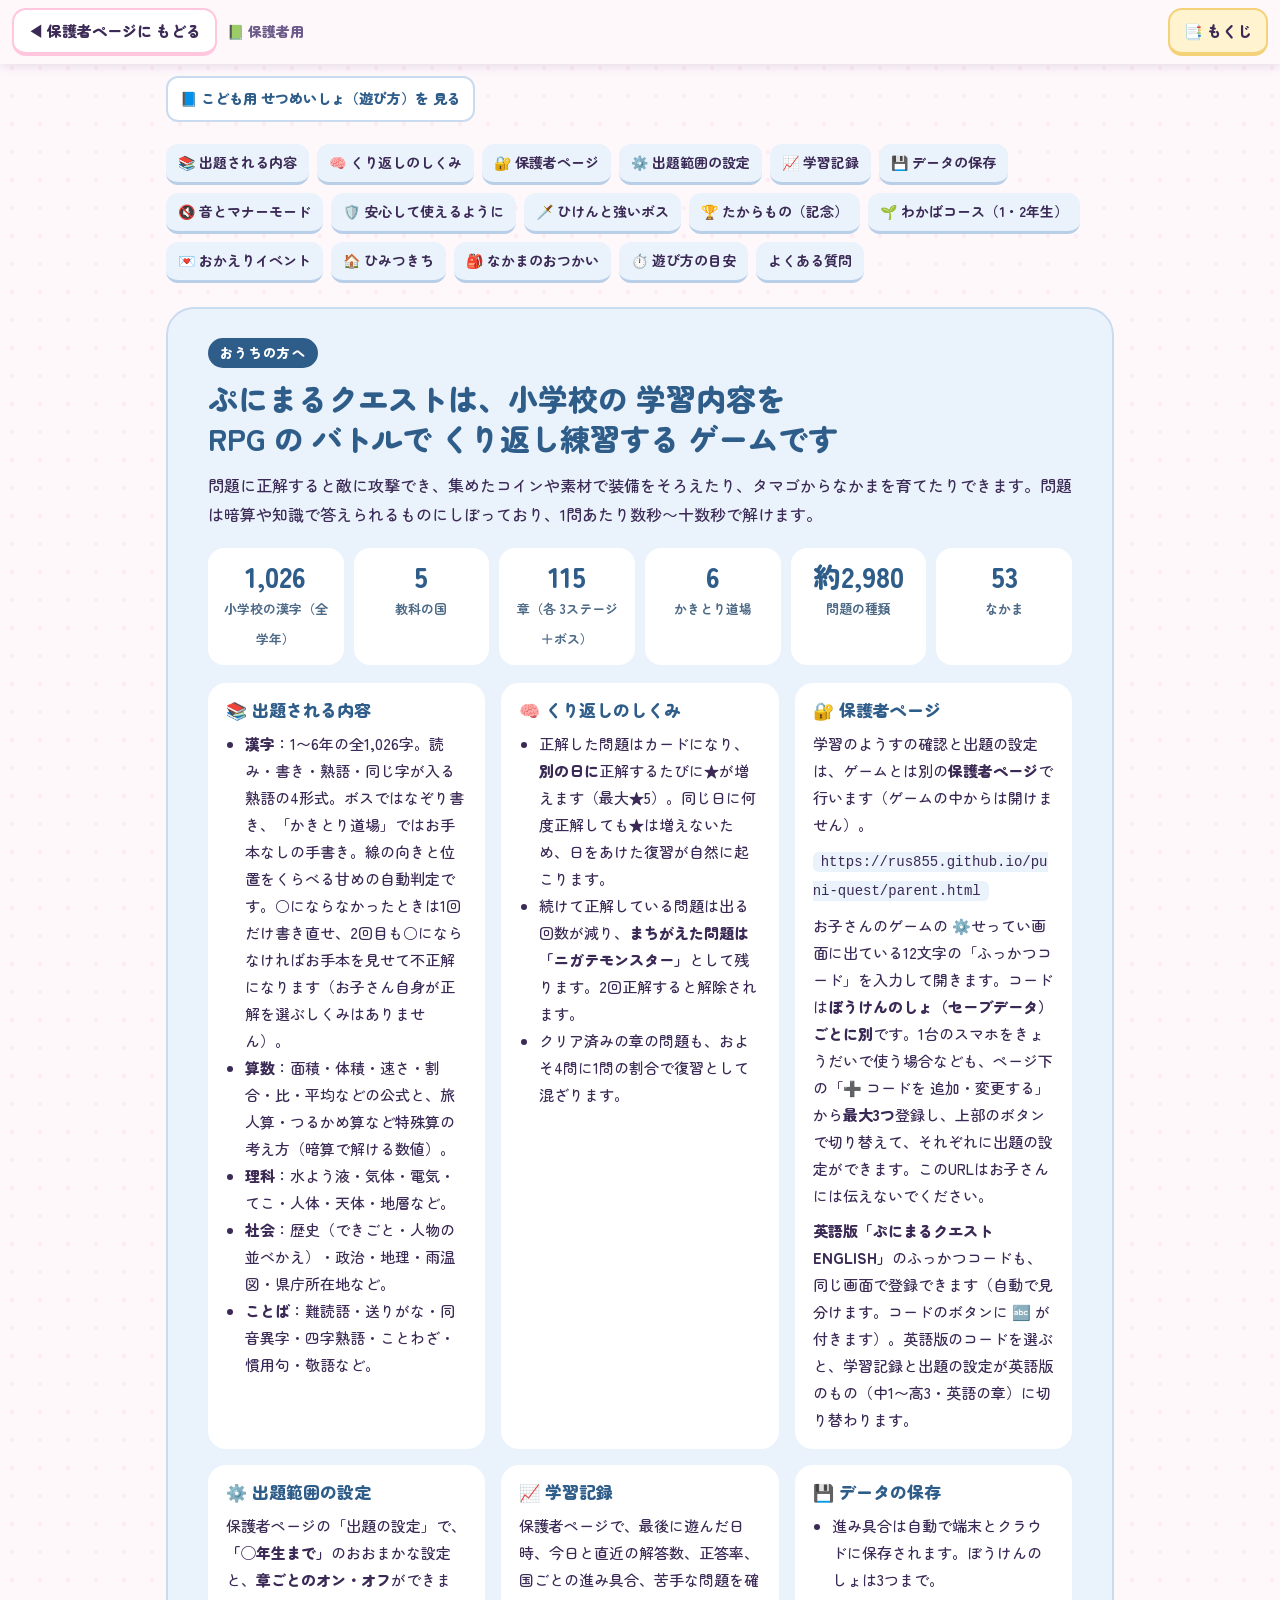
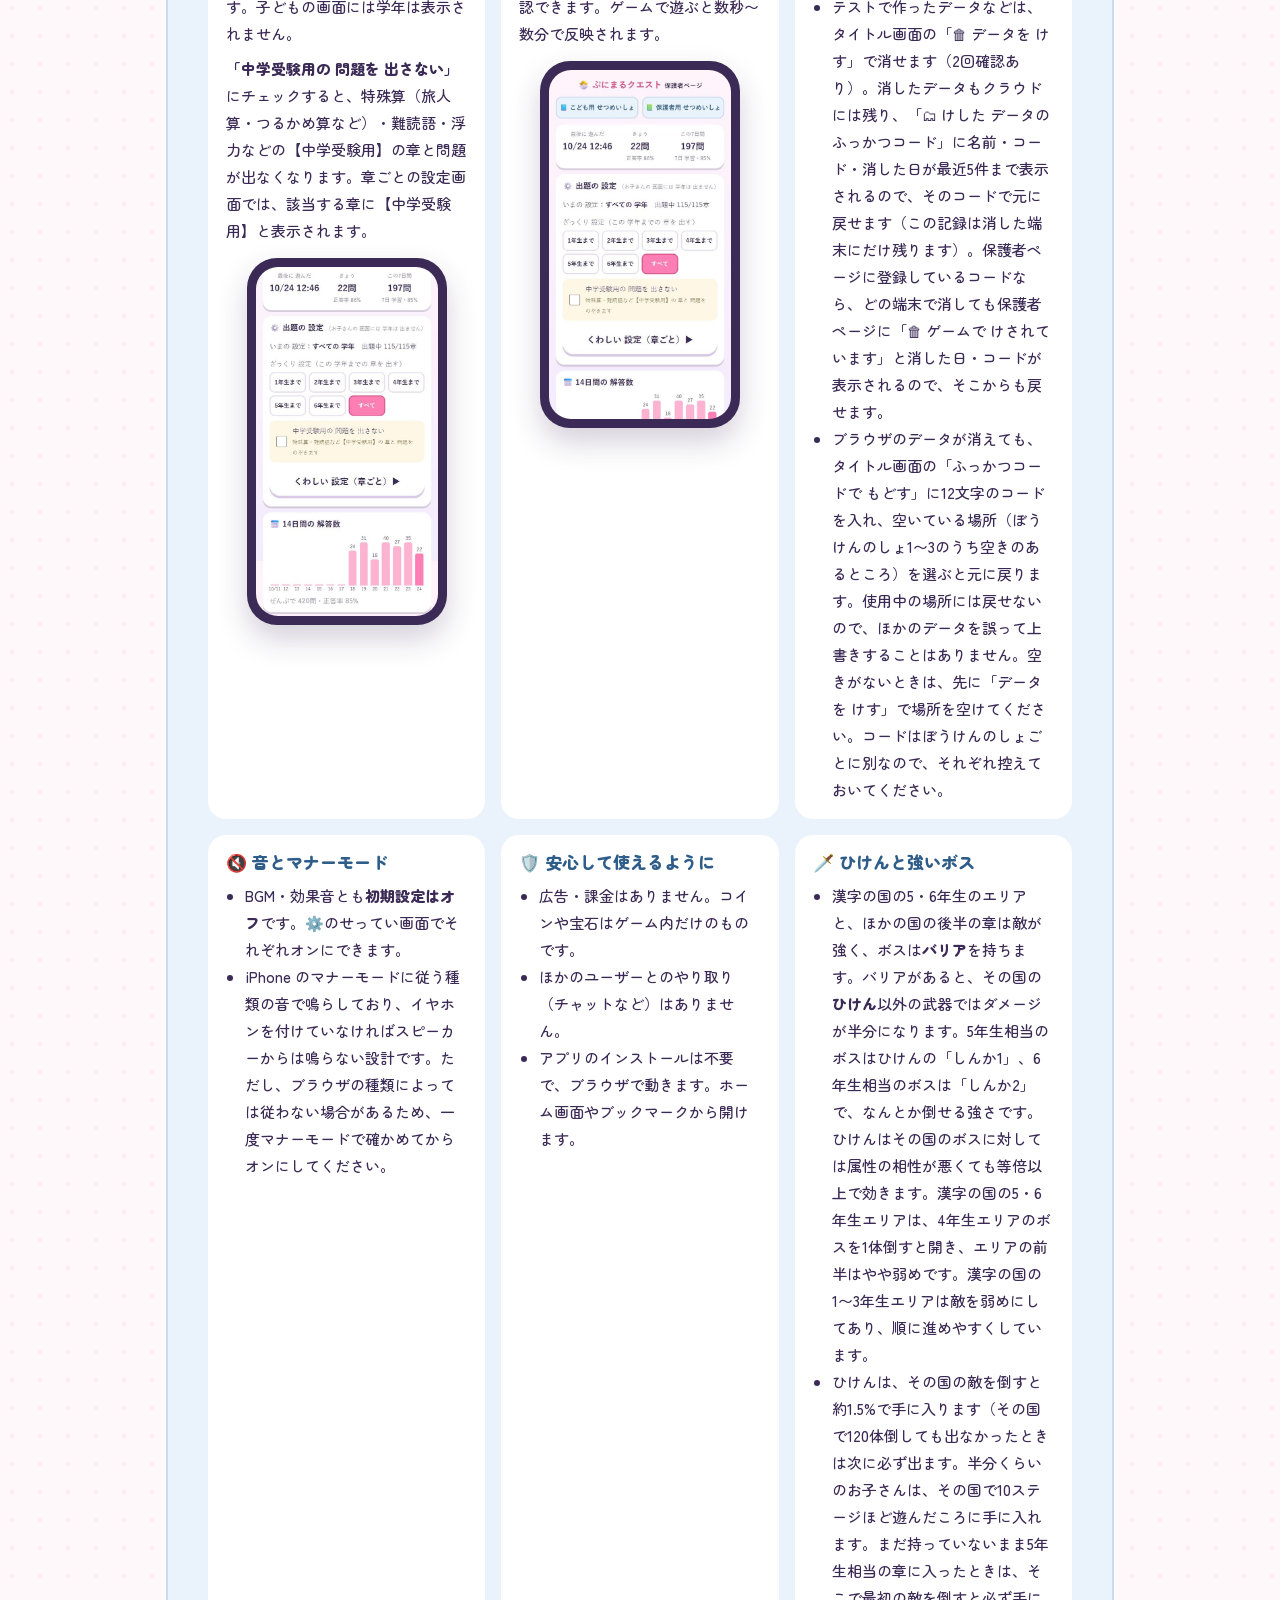
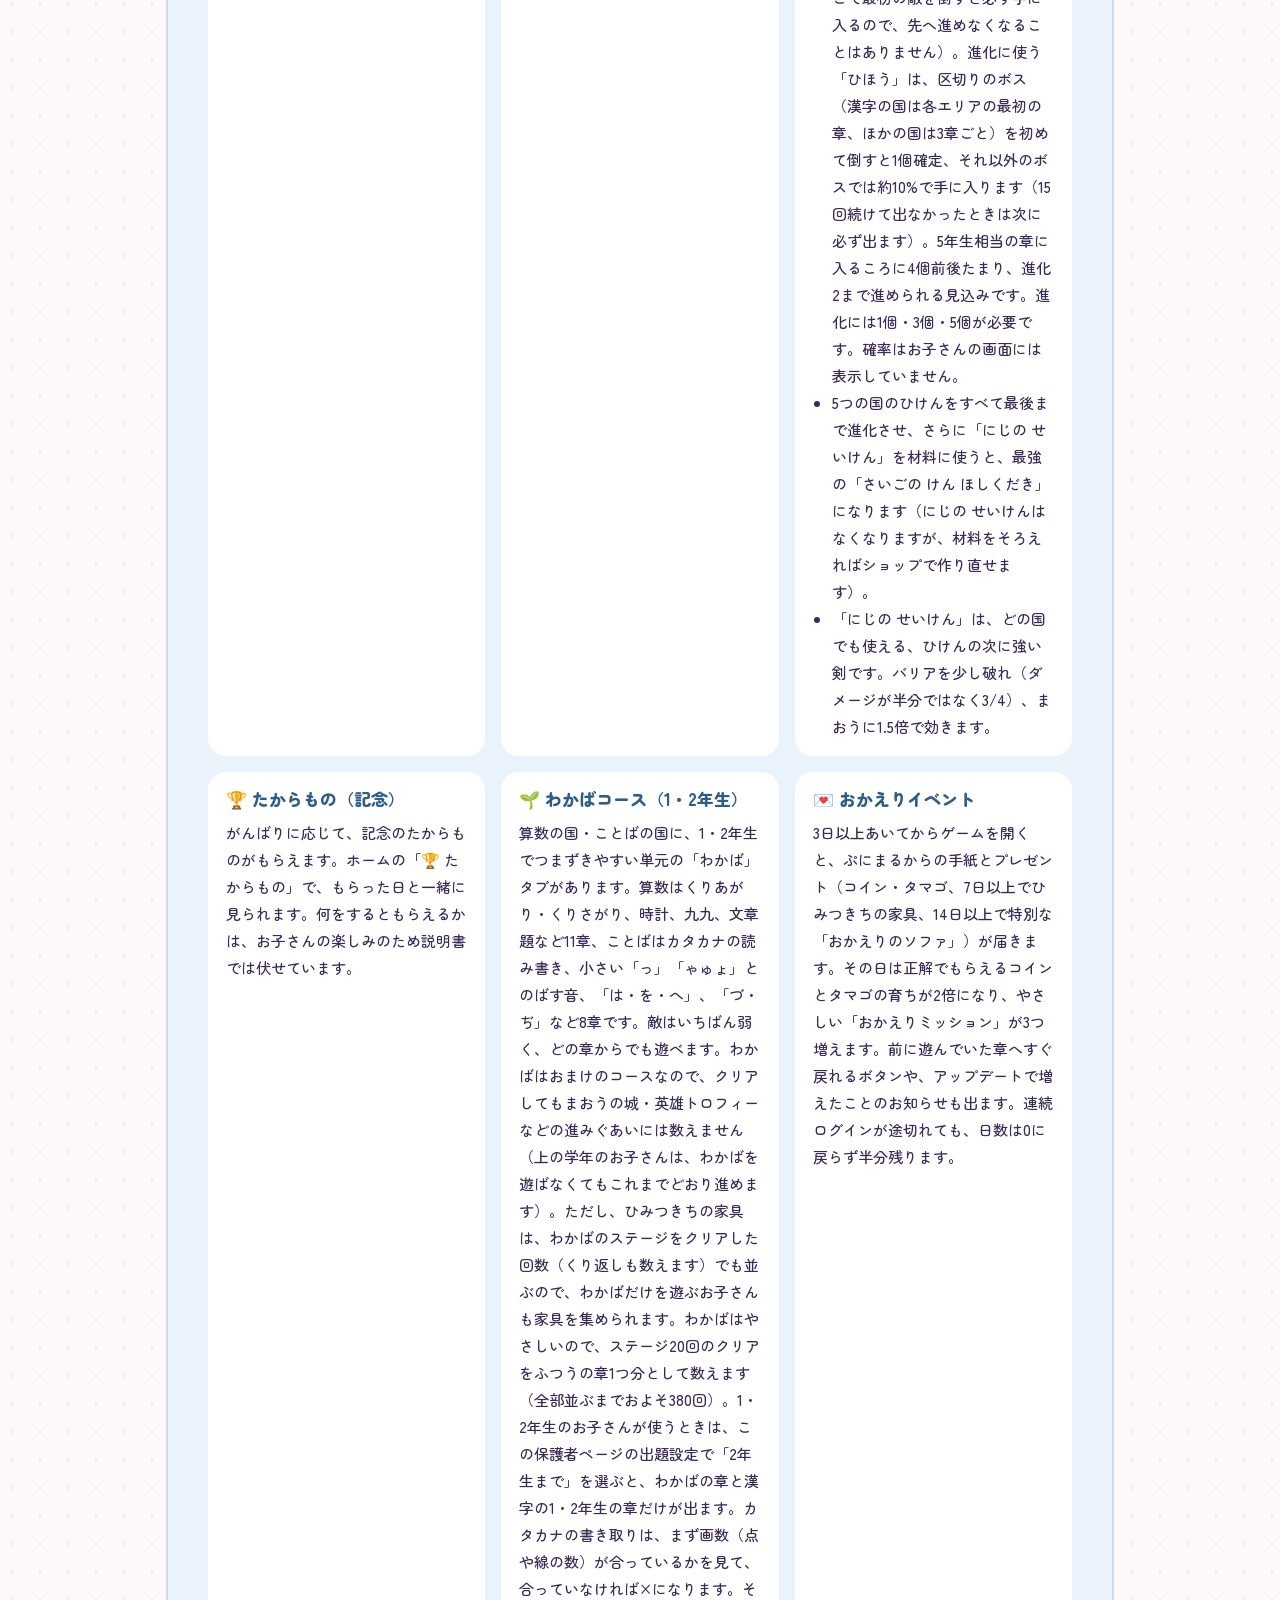
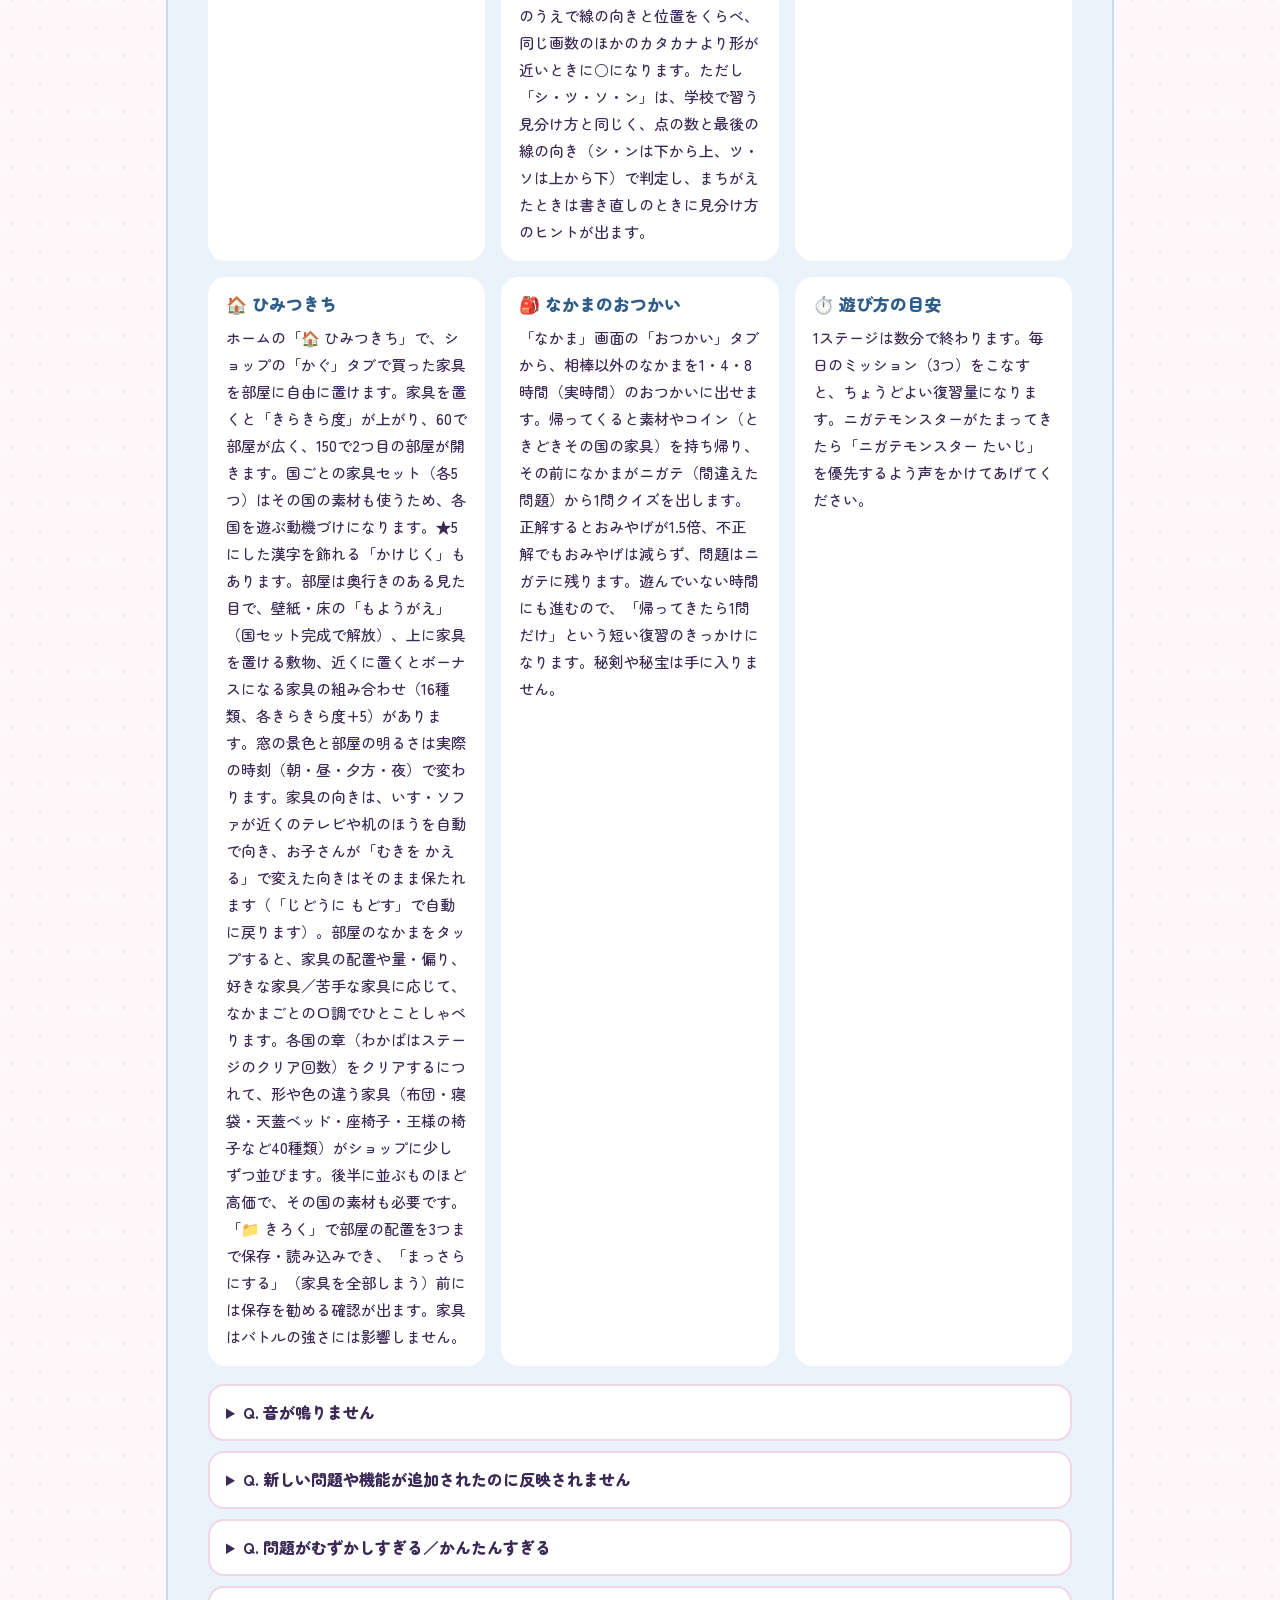
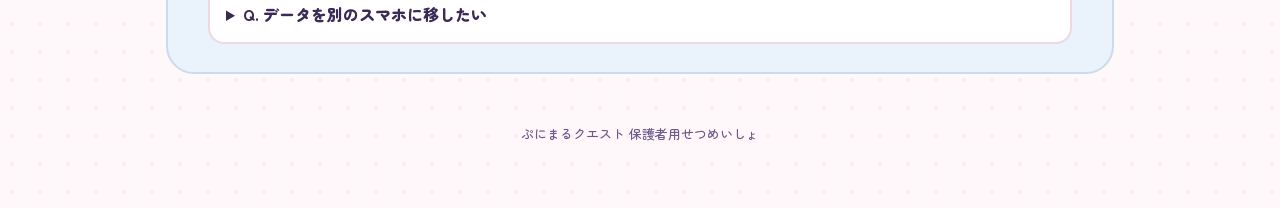
<file: manual/parents.html>
<!DOCTYPE html>
<html lang="ja">
<head>
<meta charset="UTF-8">
<meta name="viewport" content="width=device-width, initial-scale=1, viewport-fit=cover">
<meta name="robots" content="noindex">
<title>ぷにまるクエスト 保護者用せつめいしょ</title>
<link rel="icon" type="image/png" href="../icons/icon-192.png">
<link rel="preconnect" href="https://fonts.googleapis.com">
<link rel="preconnect" href="https://fonts.gstatic.com" crossorigin>
<link rel="stylesheet" href="https://fonts.googleapis.com/css2?family=Dela+Gothic+One&family=Zen+Maru+Gothic:wght@500;700;900&display=swap">
<style>
/* レイアウト：絵本の ページのように、左に ゲーム画面・右に せつめい（スマホでは たてに ならぶ） */
:root {
  color-scheme: light;
  --paper: #fff8fb;      /* 紙の色 */
  --ink: #3b2a55;        /* 文字（ゲームと 同じ 紫がかった こい色） */
  --ink-soft: #6b5b8a;
  --pink: #f0569a;       /* ゲームの ロゴの ピンク */
  --pink-soft: #ffe1ee;
  --mint: #2fae7c;
  --mint-soft: #ddf6ea;
  --sun: #ffc93c;
  --sun-soft: #fff4cf;
  --sky-soft: #e3f1ff;
  --line: #f1d6e4;
  --parent: #2f5d8a;     /* おうちの方むけの 色 */
  --parent-soft: #eaf2fb;
  --f-display: "Dela Gothic One", "Hiragino Maru Gothic ProN", "Zen Maru Gothic", sans-serif;
  --f-body: "Zen Maru Gothic", "Hiragino Maru Gothic ProN", "Yu Gothic", sans-serif;
}
* { box-sizing: border-box; }
body {
  margin: 0; background: var(--paper); color: var(--ink); font-family: var(--f-body); font-weight: 500;
  font-size: 16px; line-height: 1.85;
  background-image: radial-gradient(circle at 12px 12px, rgba(240,86,154,.07) 2px, transparent 2.5px);
  background-size: 28px 28px;
}
.wrap { max-width: 980px; margin: 0 auto; padding-left: max(16px, env(safe-area-inset-left, 0px)); padding-right: max(16px, env(safe-area-inset-right, 0px)); padding-block: 0 64px; }
h1, h2, h3 { text-wrap: balance; line-height: 1.35; margin: 0; }
p { margin: 0; }
b, strong { font-weight: 900; }
ruby rt { font-size: .5em; }

/* ---- 表紙 ---- */
.cover { display: grid; grid-template-columns: minmax(0, 1.15fr) minmax(0, .85fr); gap: 28px; align-items: center; padding-block: 40px 24px; }
.cover .kicker { display: inline-block; background: var(--ink); color: #fff; font-weight: 900; font-size: 13px; letter-spacing: .12em; padding: 4px 14px; border-radius: 99px; }
.cover h1 { font-family: var(--f-display); font-weight: 400; font-size: clamp(40px, 7vw, 68px); color: var(--pink); line-height: 1.12; margin-top: 14px;
  text-shadow: 3px 3px 0 #fff, -3px 3px 0 #fff, 3px -3px 0 #fff, -3px -3px 0 #fff, 0 7px 0 rgba(240,86,154,.22); }
.cover h1 small { display: block; font-size: .42em; color: var(--ink); text-shadow: none; margin-top: 10px; letter-spacing: .04em; }
.cover .lead { font-size: 18px; margin-top: 18px; max-width: 30em; }
.cover .chips { display: flex; flex-wrap: wrap; gap: 8px; margin-top: 18px; }
.chip { background: #fff; border: 2px solid var(--line); border-radius: 99px; padding: 4px 12px; font-weight: 700; font-size: 14px; }
.toc { margin-top: 22px; display: flex; flex-wrap: wrap; gap: 8px; }
.toc a { text-decoration: none; color: var(--ink); background: var(--sun-soft); border-radius: 12px; padding: 6px 12px; font-weight: 700; font-size: 14px; border-bottom: 3px solid #f3d27a; }
.toc a.par { background: var(--parent-soft); border-bottom-color: #b9cfe8; }
.toc a:focus-visible, a:focus-visible { outline: 3px solid var(--pink); outline-offset: 2px; }

/* ---- スマホの わく ---- */
.phone { position: relative; width: 100%; max-width: 270px; margin: 0 auto; border-radius: 30px; padding: 9px; background: var(--ink);
  box-shadow: 0 14px 30px rgba(59,42,85,.22); }
.phone img { display: block; width: 100%; height: auto; border-radius: 22px; }
.phone.tilt { transform: rotate(2.5deg); }
.cap { text-align: center; font-size: 13px; color: var(--ink-soft); margin-top: 10px; font-weight: 700; }
/* 画面の上の 番号ピン */
.pin { position: absolute; width: 26px; height: 26px; margin: -13px 0 0 -13px; border-radius: 50%; background: var(--pink); color: #fff; font-weight: 900; font-size: 14px;
  display: grid; place-items: center; border: 2.5px solid #fff; box-shadow: 0 2px 6px rgba(0,0,0,.25); line-height: 1; }
.pin.y { background: #e08a00; }

/* ---- 章 ---- */
.chapter { margin-top: 56px; }
.chead { display: flex; align-items: center; gap: 14px; }
.chead .no { flex: none; width: 54px; height: 54px; border-radius: 18px; background: var(--pink); color: #fff; font-family: var(--f-display); font-size: 26px; display: grid; place-items: center; transform: rotate(-6deg); box-shadow: 0 4px 0 #c43c7b; }
.chead h2 { font-family: var(--f-display); font-weight: 400; font-size: clamp(24px, 4vw, 34px); }
.chead p { color: var(--ink-soft); font-weight: 700; }
.row { display: grid; grid-template-columns: 270px minmax(0, 1fr); gap: 32px; align-items: start; margin-top: 26px; }
.row.flip { grid-template-columns: minmax(0, 1fr) 270px; }
.row.flip .shot { order: 2; }
.txt { min-width: 0; display: grid; gap: 14px; }
.txt h3 { font-size: 21px; font-weight: 900; }
.txt h3 .tag { font-size: 13px; vertical-align: middle; background: var(--mint-soft); color: var(--mint); border-radius: 99px; padding: 2px 10px; margin-left: 6px; }

/* 番号つきの せつめい */
.legend { list-style: none; margin: 0; padding: 0; display: grid; gap: 8px; }
.legend li { display: grid; grid-template-columns: 30px minmax(0, 1fr); gap: 10px; align-items: start; }
.legend li .n { width: 26px; height: 26px; border-radius: 50%; background: var(--pink); color: #fff; font-weight: 900; font-size: 14px; display: grid; place-items: center; margin-top: 3px; }
.legend li .n.y { background: #e08a00; }
/* 手順 */
.steps { list-style: none; margin: 0; padding: 0; counter-reset: s; display: grid; gap: 10px; }
.steps li { counter-increment: s; position: relative; padding: 10px 14px 10px 50px; background: #fff; border: 2px solid var(--line); border-radius: 16px; }
.steps li::before { content: counter(s); position: absolute; left: 12px; top: 10px; width: 28px; height: 28px; border-radius: 9px; background: var(--sun); color: var(--ink); font-weight: 900; display: grid; place-items: center; }
.tap { display: inline-block; background: #fff; border: 2px solid #ffc6dd; border-bottom-width: 4px; border-radius: 10px; padding: 0 8px; font-weight: 900; font-size: .92em; white-space: nowrap; }

/* ふきだし・メモ */
.tip { background: var(--sun-soft); border-radius: 18px; padding: 12px 16px 12px 52px; position: relative; }
.tip::before { content: "💡"; position: absolute; left: 14px; top: 10px; font-size: 24px; }
.tip.warn { background: var(--pink-soft); }
.tip.warn::before { content: "⚠️"; }
.tip.star::before { content: "⭐"; }
.say { display: flex; gap: 12px; align-items: flex-start; }
.say .face { flex: none; width: 52px; height: 52px; border-radius: 50%; background: var(--pink-soft); display: grid; place-items: center; font-size: 30px; border: 3px solid #fff; box-shadow: 0 2px 6px rgba(0,0,0,.08); }
.say .bubble { background: #fff; border: 2px solid var(--line); border-radius: 4px 18px 18px 18px; padding: 10px 14px; min-width: 0; }

/* 画面を ならべる */
.gallery { display: grid; grid-template-columns: repeat(auto-fit, minmax(190px, 1fr)); gap: 22px; margin-top: 22px; }
.gallery .phone { max-width: 220px; }
.gallery .g { display: grid; gap: 8px; align-content: start; }
.gallery h4 { margin: 4px 0 0; font-size: 17px; font-weight: 900; text-align: center; }
.gallery p { font-size: 14.5px; line-height: 1.75; }

/* 表 */
.tbl { overflow-x: auto; }
table { border-collapse: collapse; width: 100%; font-size: 15px; background: #fff; border-radius: 14px; overflow: hidden; }
th, td { padding: 9px 12px; border-bottom: 1px solid var(--line); text-align: left; vertical-align: top; }
th { background: var(--pink-soft); font-weight: 900; white-space: nowrap; }

/* ---- おうちの方へ ---- */
.parent { margin-top: 64px; background: var(--parent-soft); border-radius: 28px; padding-block: 28px; padding-inline: clamp(16px, 4vw, 40px); border: 2px solid #c9dbef; }
.parent .label { display: inline-block; background: var(--parent); color: #fff; font-size: 13px; letter-spacing: .1em; font-weight: 900; padding: 3px 12px; border-radius: 99px; }
.parent h2 { font-size: clamp(22px, 3.4vw, 30px); font-weight: 900; color: var(--parent); margin-top: 10px; }
.parent .pgrid { display: grid; grid-template-columns: repeat(auto-fit, minmax(260px, 1fr)); gap: 16px; margin-top: 18px; }
.parent .pc { background: #fff; border-radius: 18px; padding: 16px 18px; display: grid; gap: 8px; align-content: start; min-width: 0; }
.parent .pc h3 { font-size: 17px; font-weight: 900; color: var(--parent); }
.parent .pc p, .parent .pc li { font-size: 15px; line-height: 1.8; }
.parent ul { margin: 0; padding-left: 1.2em; }
.parent .figs { display: grid; grid-template-columns: repeat(auto-fit, minmax(120px, 1fr)); gap: 10px; margin-top: 18px; }
.parent .fig { background: #fff; border-radius: 16px; padding: 12px; text-align: center; }
.parent .fig b { display: block; font-size: 28px; color: var(--parent); font-variant-numeric: tabular-nums; line-height: 1.2; }
.parent .fig span { font-size: 13px; font-weight: 700; color: #4d6a87; }
.url { font-family: ui-monospace, Menlo, Consolas, monospace; font-size: 14px; background: var(--parent-soft); padding: 2px 8px; border-radius: 6px; word-break: break-all; user-select: all; }

.qa { display: grid; gap: 10px; margin-top: 18px; }
.qa details { background: #fff; border-radius: 16px; padding: 12px 16px; border: 2px solid var(--line); }
.qa summary { font-weight: 900; cursor: pointer; }
.qa details p { margin-top: 8px; }

footer { margin-top: 48px; text-align: center; color: var(--ink-soft); font-size: 13px; }

@media (max-width: 760px) {
  .cover { grid-template-columns: minmax(0, 1fr); padding-top: 28px; }
  .cover .phone { max-width: 230px; }
  .row, .row.flip { grid-template-columns: minmax(0, 1fr); gap: 18px; }
  .row.flip .shot { order: 0; }
  .shot .phone { max-width: 250px; }
}
@media (prefers-reduced-motion: no-preference) {
  .cover .phone.tilt { animation: bob 4s ease-in-out infinite; }
  @keyframes bob { 0%, 100% { transform: rotate(2.5deg) translateY(0); } 50% { transform: rotate(2.5deg) translateY(-8px); } }
}

/* 上に 固定の もどるボタン */
body { padding-top: calc(env(safe-area-inset-top, 0px) + 62px); }
.backbar { position: fixed; top: 0; left: 0; right: 0; z-index: 50; display: flex; align-items: center; gap: 10px;
  padding: calc(env(safe-area-inset-top, 0px) + 8px) max(12px, env(safe-area-inset-right, 0px)) 8px max(12px, env(safe-area-inset-left, 0px));
  background: rgba(255, 248, 251, .94); -webkit-backdrop-filter: blur(8px); backdrop-filter: blur(8px); box-shadow: 0 3px 10px rgba(59,42,85,.12); }
.backbar a { text-decoration: none; color: var(--ink); background: #fff; border: 2px solid #ffc6dd; border-bottom-width: 4px; border-radius: 14px; padding: 7px 14px; font-weight: 900; font-size: 15px; white-space: nowrap; }
.backbar a.tocbtn { margin-left: auto; border-color: #f3d27a; background: #fff4cf; }
.backbar span { flex: 1; min-width: 0; font-weight: 900; font-size: 14px; color: var(--ink-soft); overflow: hidden; text-overflow: ellipsis; white-space: nowrap; }
section, header, nav.toc, .pc, .qa { scroll-margin-top: 84px; }
.parent { margin-top: 24px; }
.toplinks { display: flex; flex-wrap: wrap; gap: 8px; margin: 14px 0 0; }
.toplinks a { text-decoration: none; color: var(--parent); background: #fff; border: 2px solid #c9dbef; border-radius: 12px; padding: 8px 12px; font-weight: 900; font-size: 14px; }
</style>
</head>
<body>
<div class="backbar"><a href="../parent.html">◀ 保護者ページに もどる</a><span>📗 保護者用</span><a class="tocbtn" href="#toc">📑 もくじ</a></div>
<div class="wrap">
  <div class="toplinks"><a href="kids.html?from=parent">📘 こども用 せつめいしょ（遊び方）を 見る</a></div>
  <nav class="toc" id="toc" aria-label="もくじ"><a class="par" href="#p0">📚 出題される内容</a><a class="par" href="#p1">🧠 くり返しのしくみ</a><a class="par" href="#p2">🔐 保護者ページ</a><a class="par" href="#p3">⚙️ 出題範囲の設定</a><a class="par" href="#p4">📈 学習記録</a><a class="par" href="#p5">💾 データの保存</a><a class="par" href="#p6">🔇 音とマナーモード</a><a class="par" href="#p7">🛡️ 安心して使えるように</a><a class="par" href="#p8">🗡️ ひけんと強いボス</a><a class="par" href="#p9">🏆 たからもの（記念）</a><a class="par" href="#p10">🌱 わかばコース（1・2年生）</a><a class="par" href="#p11">💌 おかえりイベント</a><a class="par" href="#p12">🏠 ひみつきち</a><a class="par" href="#p13">🎒 なかまのおつかい</a><a class="par" href="#p14">⏱️ 遊び方の目安</a><a href="#qa" class="par">よくある質問</a></nav>
  <section class="parent" id="parents">
    <span class="label">おうちの方へ</span>
    <h2>ぷにまるクエストは、小学校の 学習内容を RPG の バトルで くり返し練習する ゲームです</h2>
    <p style="margin-top:12px">問題に正解すると敵に攻撃でき、集めたコインや素材で装備をそろえたり、タマゴからなかまを育てたりできます。問題は暗算や知識で答えられるものにしぼっており、1問あたり数秒〜十数秒で解けます。</p>

    <div class="figs">
      <div class="fig"><b>1,026</b><span>小学校の漢字（全学年）</span></div>
      <div class="fig"><b>5</b><span>教科の国</span></div>
      <div class="fig"><b>115</b><span>章（各 3ステージ＋ボス）</span></div>
      <div class="fig"><b>6</b><span>かきとり道場</span></div>
      <div class="fig"><b>約2,980</b><span>問題の種類</span></div>
      <div class="fig"><b>53</b><span>なかま</span></div>
    </div>

    <div class="pgrid">
      <div class="pc" id="p0">
        <h3>📚 出題される内容</h3>
        <ul>
          <li><b>漢字</b>：1〜6年の全1,026字。読み・書き・熟語・同じ字が入る熟語の4形式。ボスではなぞり書き、「かきとり道場」ではお手本なしの手書き。線の向きと位置をくらべる甘めの自動判定です。○にならなかったときは1回だけ書き直せ、2回目も○にならなければお手本を見せて不正解になります（お子さん自身が正解を選ぶしくみはありません）。</li>
          <li><b>算数</b>：面積・体積・速さ・割合・比・平均などの公式と、旅人算・つるかめ算など特殊算の考え方（暗算で解ける数値）。</li>
          <li><b>理科</b>：水よう液・気体・電気・てこ・人体・天体・地層など。</li>
          <li><b>社会</b>：歴史（できごと・人物の並べかえ）・政治・地理・雨温図・県庁所在地など。</li>
          <li><b>ことば</b>：難読語・送りがな・同音異字・四字熟語・ことわざ・慣用句・敬語など。</li>
        </ul>
      </div>
      <div class="pc" id="p1">
        <h3>🧠 くり返しのしくみ</h3>
        <ul>
          <li>正解した問題はカードになり、<b>別の日に</b>正解するたびに★が増えます（最大★5）。同じ日に何度正解しても★は増えないため、日をあけた復習が自然に起こります。</li>
          <li>続けて正解している問題は出る回数が減り、<b>まちがえた問題は「ニガテモンスター」</b>として残ります。2回正解すると解除されます。</li>
          <li>クリア済みの章の問題も、およそ4問に1問の割合で復習として混ざります。</li>
        </ul>
      </div>
      <div class="pc" id="p2">
        <h3>🔐 保護者ページ</h3>
        <p>学習のようすの確認と出題の設定は、ゲームとは別の<b>保護者ページ</b>で行います（ゲームの中からは開けません）。</p>
        <p><span class="url">https://rus855.github.io/puni-quest/parent.html</span></p>
        <p>お子さんのゲームの ⚙️せってい画面に出ている12文字の「ふっかつコード」を入力して開きます。コードは<b>ぼうけんのしょ（セーブデータ）ごとに別</b>です。1台のスマホをきょうだいで使う場合なども、ページ下の「➕ コードを 追加・変更する」から<b>最大3つ</b>登録し、上部のボタンで切り替えて、それぞれに出題の設定ができます。このURLはお子さんには伝えないでください。</p>
        <p><b>英語版「ぷにまるクエスト ENGLISH」</b>のふっかつコードも、同じ画面で登録できます（自動で見分けます。コードのボタンに 🔤 が付きます）。英語版のコードを選ぶと、学習記録と出題の設定が英語版のもの（中1〜高3・英語の章）に切り替わります。</p>
      </div>
      <div class="pc" id="p3">
        <h3>⚙️ 出題範囲の設定</h3>
        <p>保護者ページの「出題の設定」で、<b>「◯年生まで」</b>のおおまかな設定と、<b>章ごとのオン・オフ</b>ができます。子どもの画面には学年は表示されません。</p>
        <p><b>「中学受験用の 問題を 出さない」</b>にチェックすると、特殊算（旅人算・つるかめ算など）・難読語・浮力などの【中学受験用】の章と問題が出なくなります。章ごとの設定画面では、該当する章に【中学受験用】と表示されます。</p>
        <div class="phone" style="max-width:200px;margin-top:6px"><img src="img/41_parentcfg.jpg" alt="保護者ページの出題の設定" width="750" height="1440" loading="lazy"></div>
      </div>
      <div class="pc" id="p4">
        <h3>📈 学習記録</h3>
        <p>保護者ページで、最後に遊んだ日時、今日と直近の解答数、正答率、国ごとの進み具合、苦手な問題を確認できます。ゲームで遊ぶと数秒〜数分で反映されます。</p>
        <div class="phone" style="max-width:200px;margin-top:6px"><img src="img/40_parent.jpg" alt="保護者ページの学習記録" width="750" height="1440" loading="lazy"></div>
      </div>
      <div class="pc" id="p5">
        <h3>💾 データの保存</h3>
        <ul>
          <li>進み具合は自動で端末とクラウドに保存されます。ぼうけんのしょは3つまで。</li>
          <li>テストで作ったデータなどは、タイトル画面の「🗑 データを けす」で消せます（2回確認あり）。消したデータもクラウドには残り、「🗂 けした データの ふっかつコード」に名前・コード・消した日が最近5件まで表示されるので、そのコードで元に戻せます（この記録は消した端末にだけ残ります）。保護者ページに登録しているコードなら、どの端末で消しても保護者ページに「🗑 ゲームで けされています」と消した日・コードが表示されるので、そこからも戻せます。</li>
          <li>ブラウザのデータが消えても、タイトル画面の「ふっかつコードで もどす」に12文字のコードを入れ、空いている場所（ぼうけんのしょ1〜3のうち空きのあるところ）を選ぶと元に戻ります。使用中の場所には戻せないので、ほかのデータを誤って上書きすることはありません。空きがないときは、先に「データを けす」で場所を空けてください。コードはぼうけんのしょごとに別なので、それぞれ控えておいてください。</li>
        </ul>
      </div>
      <div class="pc" id="p6">
        <h3>🔇 音とマナーモード</h3>
        <ul>
          <li>BGM・効果音とも<b>初期設定はオフ</b>です。⚙️のせってい画面でそれぞれオンにできます。</li>
          <li>iPhone のマナーモードに従う種類の音で鳴らしており、イヤホンを付けていなければスピーカーからは鳴らない設計です。ただし、ブラウザの種類によっては従わない場合があるため、一度マナーモードで確かめてからオンにしてください。</li>
        </ul>
      </div>
      <div class="pc" id="p7">
        <h3>🛡️ 安心して使えるように</h3>
        <ul>
          <li>広告・課金はありません。コインや宝石はゲーム内だけのものです。</li>
          <li>ほかのユーザーとのやり取り（チャットなど）はありません。</li>
          <li>アプリのインストールは不要で、ブラウザで動きます。ホーム画面やブックマークから開けます。</li>
        </ul>
      </div>
      <div class="pc" id="p8">
        <h3>🗡️ ひけんと強いボス</h3>
        <ul>
          <li>漢字の国の5・6年生のエリアと、ほかの国の後半の章は敵が強く、ボスは<b>バリア</b>を持ちます。バリアがあると、その国の<b>ひけん</b>以外の武器ではダメージが半分になります。5年生相当のボスはひけんの「しんか1」、6年生相当のボスは「しんか2」で、なんとか倒せる強さです。ひけんはその国のボスに対しては属性の相性が悪くても等倍以上で効きます。漢字の国の5・6年生エリアは、4年生エリアのボスを1体倒すと開き、エリアの前半はやや弱めです。漢字の国の1〜3年生エリアは敵を弱めにしてあり、順に進めやすくしています。</li>
          <li>ひけんは、その国の敵を倒すと約1.5%で手に入ります（その国で120体倒しても出なかったときは次に必ず出ます。半分くらいのお子さんは、その国で10ステージほど遊んだころに手に入れます。まだ持っていないまま5年生相当の章に入ったときは、そこで最初の敵を倒すと必ず手に入るので、先へ進めなくなることはありません）。進化に使う「ひほう」は、区切りのボス（漢字の国は各エリアの最初の章、ほかの国は3章ごと）を初めて倒すと1個確定、それ以外のボスでは約10%で手に入ります（15回続けて出なかったときは次に必ず出ます）。5年生相当の章に入るころに4個前後たまり、進化2まで進められる見込みです。進化には1個・3個・5個が必要です。確率はお子さんの画面には表示していません。</li>
          <li>5つの国のひけんをすべて最後まで進化させ、さらに「にじの せいけん」を材料に使うと、最強の「さいごの けん ほしくだき」になります（にじの せいけんはなくなりますが、材料をそろえればショップで作り直せます）。</li><li>「にじの せいけん」は、どの国でも使える、ひけんの次に強い剣です。バリアを少し破れ（ダメージが半分ではなく3/4）、まおうに1.5倍で効きます。</li>
        </ul>
      </div>
      <div class="pc" id="p9">
        <h3>🏆 たからもの（記念）</h3>
        <p>がんばりに応じて、記念のたからものがもらえます。ホームの「🏆 たからもの」で、もらった日と一緒に見られます。何をするともらえるかは、お子さんの楽しみのため説明書では伏せています。</p>
      </div>
      <div class="pc" id="p10">
        <h3>🌱 わかばコース（1・2年生）</h3>
        <p>算数の国・ことばの国に、1・2年生でつまずきやすい単元の「わかば」タブがあります。算数はくりあがり・くりさがり、時計、九九、文章題など11章、ことばはカタカナの読み書き、小さい「っ」「ゃゅょ」とのばす音、「は・を・へ」、「づ・ぢ」など8章です。敵はいちばん弱く、どの章からでも遊べます。わかばはおまけのコースなので、クリアしてもまおうの城・英雄トロフィーなどの進みぐあいには数えません（上の学年のお子さんは、わかばを遊ばなくてもこれまでどおり進めます）。ただし、ひみつきちの家具は、わかばのステージをクリアした回数（くり返しも数えます）でも並ぶので、わかばだけを遊ぶお子さんも家具を集められます。わかばはやさしいので、ステージ20回のクリアをふつうの章1つ分として数えます（全部並ぶまでおよそ380回）。1・2年生のお子さんが使うときは、この保護者ページの出題設定で「2年生まで」を選ぶと、わかばの章と漢字の1・2年生の章だけが出ます。カタカナの書き取りは、まず画数（点や線の数）が合っているかを見て、合っていなければ×になります。そのうえで線の向きと位置をくらべ、同じ画数のほかのカタカナより形が近いときに○になります。ただし「シ・ツ・ソ・ン」は、学校で習う見分け方と同じく、点の数と最後の線の向き（シ・ンは下から上、ツ・ソは上から下）で判定し、まちがえたときは書き直しのときに見分け方のヒントが出ます。</p>
      </div>
      <div class="pc" id="p11">
        <h3>💌 おかえりイベント</h3>
        <p>3日以上あいてからゲームを開くと、ぷにまるからの手紙とプレゼント（コイン・タマゴ、7日以上でひみつきちの家具、14日以上で特別な「おかえりのソファ」）が届きます。その日は正解でもらえるコインとタマゴの育ちが2倍になり、やさしい「おかえりミッション」が3つ増えます。前に遊んでいた章へすぐ戻れるボタンや、アップデートで増えたことのお知らせも出ます。連続ログインが途切れても、日数は0に戻らず半分残ります。</p>
      </div>
      <div class="pc" id="p12">
        <h3>🏠 ひみつきち</h3>
        <p>ホームの「🏠 ひみつきち」で、ショップの「かぐ」タブで買った家具を部屋に自由に置けます。家具を置くと「きらきら度」が上がり、60で部屋が広く、150で2つ目の部屋が開きます。国ごとの家具セット（各5つ）はその国の素材も使うため、各国を遊ぶ動機づけになります。★5にした漢字を飾れる「かけじく」もあります。部屋は奥行きのある見た目で、壁紙・床の「もようがえ」（国セット完成で解放）、上に家具を置ける敷物、近くに置くとボーナスになる家具の組み合わせ（16種類、各きらきら度+5）があります。窓の景色と部屋の明るさは実際の時刻（朝・昼・夕方・夜）で変わります。家具の向きは、いす・ソファが近くのテレビや机のほうを自動で向き、お子さんが「むきを かえる」で変えた向きはそのまま保たれます（「じどうに もどす」で自動に戻ります）。部屋のなかまをタップすると、家具の配置や量・偏り、好きな家具／苦手な家具に応じて、なかまごとの口調でひとことしゃべります。各国の章（わかばはステージのクリア回数）をクリアするにつれて、形や色の違う家具（布団・寝袋・天蓋ベッド・座椅子・王様の椅子など40種類）がショップに少しずつ並びます。後半に並ぶものほど高価で、その国の素材も必要です。「📁 きろく」で部屋の配置を3つまで保存・読み込みでき、「まっさらにする」（家具を全部しまう）前には保存を勧める確認が出ます。家具はバトルの強さには影響しません。</p>
      </div>
      <div class="pc" id="p13">
        <h3>🎒 なかまのおつかい</h3>
        <p>「なかま」画面の「おつかい」タブから、相棒以外のなかまを1・4・8時間（実時間）のおつかいに出せます。帰ってくると素材やコイン（ときどきその国の家具）を持ち帰り、その前になかまがニガテ（間違えた問題）から1問クイズを出します。正解するとおみやげが1.5倍、不正解でもおみやげは減らず、問題はニガテに残ります。遊んでいない時間にも進むので、「帰ってきたら1問だけ」という短い復習のきっかけになります。秘剣や秘宝は手に入りません。</p>
      </div>
      <div class="pc" id="p14">
        <h3>⏱️ 遊び方の目安</h3>
        <p>1ステージは数分で終わります。毎日のミッション（3つ）をこなすと、ちょうどよい復習量になります。ニガテモンスターがたまってきたら「ニガテモンスター たいじ」を優先するよう声をかけてあげてください。</p>
      </div>
    </div>

    <div class="qa" id="qa">
      <details><summary>Q. 音が鳴りません</summary><p>⚙️のせってい画面で BGM・効果音をオンにしてください。初期設定はオフです。それでも鳴らない場合は、マナーモードや音量を確認してください（マナーモード中はイヤホン使用時だけ鳴ります）。</p></details>
      <details><summary>Q. 新しい問題や機能が追加されたのに反映されません</summary><p>画面の下に更新のおしらせが出ているときは、ホームの「🏠 タイトル」に戻ると新しい版に切り替わります。</p></details>
      <details><summary>Q. 問題がむずかしすぎる／かんたんすぎる</summary><p>保護者ページの「出題の設定」で学年の範囲や章を調整できます。中学受験用の問題だけを外すこともできます。設定はゲームに数分以内に届き、次のバトルから反映されます。</p></details>
      <details><summary>Q. データを別のスマホに移したい</summary><p>新しい端末でゲームを開き、タイトル画面の「ふっかつコードで もどす」に、⚙️せってい画面に表示されている12文字のコードを入力し、空いている場所を選んでください。ぼうけんのしょが複数あるときは、それぞれのコードで1つずつ戻します。</p></details>
    </div>
  </section>
  <footer>ぷにまるクエスト 保護者用せつめいしょ</footer>
</div>
</body>
</html>
</file>
<file: style.css>
/* ===== ぷにまるクエスト：見た目 ===== */
:root {
  --ink: #3b2a55;
  --pink: #ff7eb3;
  --pink-d: #e0528e;
  --yellow: #ffd23f;
  --card: #ffffff;
  --shadow: 0 4px 0 rgba(59, 42, 85, .18);
  --font: "Hiragino Maru Gothic ProN", "Hiragino Sans", "Yu Gothic", "Meiryo", sans-serif;
}
* { box-sizing: border-box; -webkit-tap-highlight-color: transparent; }
html, body { margin: 0; height: 100%; }
body {
  font-family: var(--font); color: var(--ink); background: #ffe6f1;
  -webkit-user-select: none; user-select: none; touch-action: manipulation; overscroll-behavior: none;
}
button { font-family: inherit; color: inherit; cursor: pointer; touch-action: manipulation; }
input, textarea { font-family: inherit; -webkit-user-select: text; user-select: text; }

#app {
  max-width: 480px; margin: 0 auto; min-height: 100vh; min-height: 100dvh; position: relative;
  padding: calc(env(safe-area-inset-top) + 8px) 14px calc(env(safe-area-inset-bottom) + 16px);
}
.bg-home { background: radial-gradient(circle at 50% 30%, #fff6fb 0, #ffd9ea 60%, #ffc2dc 100%); }
.bg-map { background: linear-gradient(#cdeeff, #e9fbe0); }
.bg-shop { background: linear-gradient(#fff4d6, #ffe6f1); }
.bg-clear { background: radial-gradient(circle at 50% 20%, #fffbe0, #ffd9ea 70%); }
.bg-battle { padding: 0 !important; }

/* ---- 共通パーツ ---- */
.topbar { display: flex; align-items: center; gap: 8px; margin-bottom: 10px; }
.topbar .ttl { flex: 1; text-align: center; font-weight: bold; font-size: 18px; }
.money { display: flex; gap: 6px; font-weight: bold; font-size: 14px; }
.money span { background: #fff; border-radius: 99px; padding: 4px 10px; box-shadow: var(--shadow); white-space: nowrap; }
.money.big { flex: 1; font-size: 17px; }
.back { border: 0; background: #fff; border-radius: 99px; padding: 8px 12px; font-weight: bold; box-shadow: var(--shadow); font-size: 14px; white-space: nowrap; }
.gear { border: 0; background: #fff; border-radius: 50%; width: 42px; height: 42px; font-size: 20px; box-shadow: var(--shadow); }

.big-btn {
  display: block; width: 100%; border: 0; border-radius: 22px; padding: 15px 10px; font-size: 18px; font-weight: bold;
  background: #fff; box-shadow: 0 5px 0 #d9c7e6; margin: 10px 0; transition: transform .08s;
}
.big-btn:active, .ch:active, .menu4 button:active, .stage:active, .sbtn:active { transform: translateY(3px); box-shadow: 0 2px 0 rgba(0,0,0,.15); }
.big-btn.primary { background: linear-gradient(#ff9cc6, var(--pink)); color: #fff; box-shadow: 0 5px 0 var(--pink-d); text-shadow: 0 1px 0 rgba(0,0,0,.15); }
.big-btn.danger { background: #ff6b6b; color: #fff; box-shadow: 0 5px 0 #c94444; }
.row { display: flex; gap: 10px; }
.row .big-btn { flex: 1; }
.sub { font-weight: bold; margin: 14px 0 6px; font-size: 15px; }
.note { font-size: 12px; text-align: center; opacity: .75; display: block; margin: 6px 0; }
.small { font-size: 13px; }
.hidden { display: none !important; }

/* ---- キャラクター ---- */
.chr { width: 100%; height: 100%; overflow: visible; }
.hero { width: 210px; height: 190px; margin: 0 auto; }
.hero.sm { width: 140px; height: 128px; }
.hero.xs { width: 100px; height: 92px; }
.bounce { animation: bounce 1.6s ease-in-out infinite; transform-origin: 50% 90%; }
.jump { animation: jump .5s ease; }
.sad { filter: grayscale(.4); transform: rotate(-8deg); }
@keyframes bounce { 0%,100% { transform: scale(1, 1); } 50% { transform: scale(1.04, .96) translateY(3px); } }
@keyframes jump { 0%,100% { transform: translateY(0); } 40% { transform: translateY(-30px) scale(.95, 1.08); } }

/* ---- タイトル・ホーム ---- */
.logo {
  text-align: center; font-size: 40px; line-height: 1.05; margin: 14px 0 0; color: #fff;
  text-shadow: 0 3px 0 var(--pink-d), 0 0 0 #000, 3px 3px 0 var(--pink-d), -3px 3px 0 var(--pink-d), 3px -1px 0 var(--pink-d), -3px -1px 0 var(--pink-d);
  letter-spacing: 2px;
}
.logo.sm { font-size: 30px; }
.pname { text-align: center; font-size: 22px; font-weight: bold; margin-top: -4px; }
.stats { display: flex; justify-content: center; gap: 8px; margin: 8px 0 4px; font-weight: bold; }
.stats span { background: #fff; padding: 5px 12px; border-radius: 99px; box-shadow: var(--shadow); }
.menu4 { display: grid; grid-template-columns: repeat(4, 1fr); gap: 8px; }
.menu4 button {
  border: 0; background: #fff; border-radius: 18px; padding: 10px 2px 8px; font-size: 12px; font-weight: bold;
  box-shadow: 0 4px 0 #e2cde0; display: flex; flex-direction: column; align-items: center; position: relative;
}
.mi { font-size: 28px; margin-bottom: 2px; }
.badge {
  position: absolute; top: -6px; right: -4px; background: #ff4d6d; color: #fff; font-style: normal; font-size: 12px;
  min-width: 22px; height: 22px; border-radius: 11px; line-height: 22px; padding: 0 5px;
}
.setup { text-align: center; padding-top: 10px; }
.setup input {
  font-size: 22px; text-align: center; border: 3px solid #ffb3d1; border-radius: 16px; padding: 10px; width: 80%; outline: none;
}
.colors { display: flex; justify-content: center; gap: 12px; margin: 6px 0 10px; }
.cdot { width: 44px; height: 44px; border-radius: 50%; border: 3px solid #fff; box-shadow: var(--shadow); }
.cdot.sel { outline: 4px solid var(--pink); }

/* ---- タイトル（ぼうけんのしょ） ---- */
.titlewrap { padding-top: 6px; }
.sub.center { text-align: center; }
.slots { display: flex; flex-direction: column; gap: 10px; margin: 8px 0; }
.slot {
  display: flex; align-items: center; gap: 10px; border: 3px solid #fff; border-radius: 22px; padding: 8px 12px; text-align: left;
  background: #fff; box-shadow: 0 5px 0 #e2cde0; position: relative; min-height: 76px;
}
.slot:active { transform: translateY(3px); box-shadow: 0 2px 0 #e2cde0; }
.slot.empty { background: rgba(255,255,255,.6); border-style: dashed; border-color: #ffb3d1; }
.slot.cur { border-color: var(--pink); background: #fff0f6; }
.slot .snum { width: 34px; height: 34px; font-size: 17px; background: #ffe0ee; }
.slot .sprev { width: 64px; height: 60px; flex: none; }
.slot .sinfo small { font-size: 12px; }
.curtag { position: absolute; top: -9px; right: 12px; font-style: normal; font-size: 11px; background: var(--pink); color: #fff; padding: 2px 8px; border-radius: 99px; font-weight: bold; }
.savebox .slot { box-shadow: 0 3px 0 #e2cde0; border-color: #f3e6f0; }
.rcode { font-size: 26px; font-weight: bold; letter-spacing: 2px; text-align: center; background: #fff7cc; border-radius: 14px; padding: 10px; margin: 8px 0; font-family: Menlo, Consolas, monospace; -webkit-user-select: text; user-select: text; }
.rinput { width: 100%; font-size: 22px; text-align: center; letter-spacing: 2px; border: 3px solid #ffb3d1; border-radius: 14px; padding: 10px; margin: 8px 0; text-transform: uppercase; }

/* ---- なかま・タマゴ ---- */
.menu4.m6 { grid-template-columns: repeat(3, 1fr); }
.menu4.m6 button { padding: 10px 2px; font-size: 13px; }
.herowrap { position: relative; width: fit-content; margin: 0 auto; }
.homepet {
  position: absolute; right: -34px; bottom: 6px; width: 64px; height: 64px; border-radius: 50%; border: 3px solid var(--pc, #fff);
  background: #fff; font-size: 38px; line-height: 1; box-shadow: var(--shadow); animation: float 2s ease-in-out infinite; padding: 0;
}
.eggstrip {
  display: flex; align-items: center; gap: 4px; width: 100%; border: 0; background: rgba(255,255,255,.8); border-radius: 18px;
  padding: 6px 10px; margin-top: 8px; box-shadow: var(--shadow); font-size: 13px; text-align: left;
}
.eggstrip .egg { width: 28px; height: 34px; flex: none; }
.eggstrip span { flex: 1; margin-left: 6px; }
.egg { overflow: visible; }
.wobble { animation: wobble 1.2s ease-in-out infinite; transform-origin: 50% 90%; }
.wobble.slow { animation-duration: 2.4s; }
.shake2 { animation: wobble .25s linear infinite; transform-origin: 50% 90%; }
@keyframes wobble { 0%,100% { transform: rotate(0); } 25% { transform: rotate(-8deg); } 75% { transform: rotate(8deg); } }
.hatchwrap { width: 120px; height: 140px; margin: 10px auto; }
.hatch .mbox, .mbox.hatch { overflow: hidden; }
.petbig {
  width: 120px; height: 120px; margin: 6px auto; border-radius: 50%; display: grid; place-items: center; font-size: 72px; line-height: 1;
  background: radial-gradient(circle, #fff 55%, color-mix(in srgb, var(--pc, #ddd) 35%, #fff)); border: 4px solid var(--pc, #ddd);
}
.petbig.lock { font-size: 56px; color: #bbb; background: #f3eef5; border-color: #ddd; }
.petbig.born { animation: born .7s cubic-bezier(.3,1.6,.6,1); }
@keyframes born { from { transform: scale(.2) rotate(-30deg); opacity: 0; } }
.pname2 { font-size: 22px; font-weight: bold; }
.pname2 small { font-size: 14px; color: #ffb800; }
.abox { background: #f7f1ff; border-radius: 14px; padding: 10px; font-size: 14px; margin: 8px 0; line-height: 1.6; }

.petb {
  position: absolute; left: 76px; top: -6px; width: 46px; height: 46px; border-radius: 50%; background: #fff; border: 3px solid var(--pc, #ddd);
  display: grid; place-items: center; box-shadow: var(--shadow); cursor: pointer; z-index: 2;
}
.pbox { position: relative; }
.pem { font-size: 26px; line-height: 1; }
.pch { position: absolute; bottom: -9px; display: flex; gap: 2px; }
.pch i { width: 7px; height: 7px; border-radius: 50%; background: #ddd; border: 1px solid #fff; }
.pch i.on { background: #ffb800; }
.petb.ready { animation: glow .6s infinite alternate; }
.petb.petgo { animation: petgo .6s; }
@keyframes petgo { 0%,100% { transform: translate(0,0) scale(1); } 40% { transform: translate(40px,-60px) scale(1.4); } }
.fxt.heal { left: 22%; top: 60%; font-size: 30px; color: #3cc45a; -webkit-text-stroke: 1px #fff; }
.ch.gone { opacity: .2; text-decoration: line-through; }

.sitem.locked { background: #f1ecf3; box-shadow: none; }
.sprev.qmark { display: grid; place-items: center; font-size: 34px; color: #c9bccf; font-weight: bold; }
.mini-egg { width: 64px; display: flex; flex-direction: column; align-items: center; animation: popin .4s backwards; }
.mini-egg .egg { width: 48px; height: 58px; }
.mini-egg small { font-size: 10px; }

.plist { display: flex; flex-direction: column; gap: 10px; }
.plist.sm { max-height: 55vh; overflow-y: auto; padding: 8px 2px; }
.pcard {
  display: flex; align-items: center; gap: 10px; border: 3px solid #fff; background: #fff; border-radius: 20px; padding: 8px 12px;
  box-shadow: var(--shadow); text-align: left; position: relative;
}
.pcard.partner { border-color: var(--pink); }
.pem2 { font-size: 40px; width: 56px; height: 56px; border-radius: 50%; display: grid; place-items: center; flex: none; border: 3px solid var(--pc, #eee); background: #fff; line-height: 1; }
.pinfo { flex: 1; display: flex; flex-direction: column; gap: 2px; }
.pinfo b { font-size: 16px; }
.pinfo b small { font-size: 12px; color: var(--pink-d); }
.pinfo small { font-size: 12px; }
.bar.xb { height: 8px; border-width: 1px; }
.bar.xb i { background: linear-gradient(90deg, #8fd3ff, #4aa8ff); }
.ngtag { position: absolute; right: 10px; bottom: 6px; font-style: normal; font-size: 11px; background: #eee; color: #888; padding: 2px 8px; border-radius: 99px; }
.empty-note { text-align: center; background: #fff; border-radius: 20px; padding: 20px; box-shadow: var(--shadow); }

.egrid { display: grid; grid-template-columns: 1fr 1fr; gap: 10px; }
.ecell { background: #fff; border-radius: 20px; padding: 10px; box-shadow: var(--shadow); display: flex; flex-direction: column; align-items: center; gap: 4px; }
.ecell .egg { width: 70px; height: 84px; }
.ecell .bar { width: 100%; }
.ecell.empty { background: rgba(255,255,255,.5); color: #c9bccf; justify-content: center; min-height: 150px; box-shadow: none; border: 3px dashed #eadcf0; }
.ecell.ready { box-shadow: 0 0 0 4px #ffe066; }

.breed { text-align: center; }
.brow { display: flex; align-items: center; justify-content: center; gap: 10px; margin: 10px 0; }
.bbox { width: 120px; height: 120px; border-radius: 22px; border: 3px dashed #ffb3d1; background: #fff; display: flex; flex-direction: column; align-items: center; justify-content: center; gap: 4px; }
.bbox .pem2 { border: 0; }
.plus { font-size: 40px; color: #ffb3d1; }
.bx { font-size: 28px; font-weight: bold; color: var(--pink-d); }
.bres { min-height: 70px; display: flex; flex-direction: column; align-items: center; }
.bres .egg { width: 50px; height: 60px; }
.big-btn:disabled { opacity: .45; }

.dgrid { display: grid; grid-template-columns: repeat(4, 1fr); gap: 8px; margin-top: 8px; }
.dcell { border: 3px solid var(--pc, #eee); border-radius: 16px; background: #fff; padding: 6px 2px; display: flex; flex-direction: column; align-items: center; }
.dcell span { font-size: 34px; line-height: 1.2; }
.dcell small { font-size: 10px; font-weight: bold; }
.dcell.lock { background: #f1ecf3; border-color: #e3d9e8; color: #bbb; }
.tabs button { padding: 10px 4px; font-size: 14px; }

/* ---- あいしょう・そざい ---- */
.chartbtn { padding: 10px; font-size: 15px; margin: 0 0 10px; }
.cycle { font-size: 30px; letter-spacing: 2px; margin: 6px 0; }
.abox.left { text-align: left; }
.imm { background: #ffe0e5; border-radius: 99px; padding: 0 6px; margin-left: 4px; }
.wbtn.bad { background: #eee; color: #999; }
.witem.bad { background: #f5f5f5; opacity: .75; }
.witem i.eff { background: #fff3b0; color: var(--ink); }
.witem.good i.eff { background: #ff4d6d; color: #fff; }
.witem.bad i.eff { background: #ddd; color: #777; }
.fxt.resist { font-size: 30px; color: #fff; -webkit-text-stroke: 2px #9e9e9e; }
.fxt.resist small, .fxt.nope small { color: #777; }
.fxt.nope { font-size: 30px; color: #bbb; -webkit-text-stroke: 1px #777; }
.matbar { display: flex; flex-wrap: wrap; gap: 6px; background: rgba(255,255,255,.75); border-radius: 14px; padding: 6px 10px; margin-bottom: 8px; font-weight: bold; font-size: 15px; }
.matbar small { font-weight: normal; font-size: 12px; }
.mneed { display: flex; flex-wrap: wrap; gap: 4px; margin-top: 3px; }
.mneed i { font-style: normal; font-size: 12px; background: #e8f8e8; border-radius: 99px; padding: 1px 6px; }
.mneed i.lack { background: #ffe0e5; color: #d6336c; }
.matgot { display: flex; flex-wrap: wrap; justify-content: center; gap: 8px; }
.matgot span { background: #fff; border-radius: 14px; padding: 6px 10px; box-shadow: var(--shadow); font-size: 22px; font-weight: bold; display: flex; align-items: center; gap: 4px; }
.matgot small { font-size: 11px; }

/* ---- 国・章・新しい問題 ---- */
.stage.rec { margin-bottom: 10px; width: 100%; }
.bar.wb { height: 8px; margin-top: 4px; border-width: 1px; }
.bar.wb i { background: linear-gradient(90deg, #ffd23f, #ff7eb3); }
.sstate.stars { font-size: 13px; letter-spacing: -1px; }
.chhead { text-align: center; background: linear-gradient(135deg, var(--b1), var(--b2)); border-radius: 22px; padding: 10px; margin-bottom: 12px; display: flex; flex-direction: column; gap: 2px; box-shadow: var(--shadow); }
.chhead b { font-size: 20px; }
.chhead small { font-size: 12px; }
.bigstars { font-size: 34px; letter-spacing: 4px; }
.splabel { position: absolute; top: -13px; left: 50%; transform: translateX(-50%); background: linear-gradient(90deg, #ff9cc6, #c77dff); color: #fff; font-weight: bold; font-size: 12px; border-radius: 99px; padding: 3px 12px; white-space: nowrap; box-shadow: 0 2px 0 #9b5fd1; z-index: 2; }
.qtext .big, .big { font-size: 34px; font-weight: bold; letter-spacing: 2px; }
.qtext.sm { font-size: 14px; }
.fml.sm { font-size: 16px; }
.qsvg { display: block; width: 150px; height: 150px; margin: 0 auto 8px; }
.qsvg.wide { width: 100%; max-width: 340px; height: auto; }
.mtab { border-collapse: collapse; margin: 6px auto; }
.mtab td { width: 40px; height: 40px; border: 2px solid #c9b2f2; text-align: center; font-size: 20px; font-weight: bold; background: #fff; }
.inbox { display: flex; align-items: center; justify-content: center; gap: 6px; margin: 4px 0 8px; }
.inv { min-width: 120px; flex: 1; max-width: 180px; text-align: right; font-size: 30px; font-weight: bold; border: 3px solid #ece1f5; border-radius: 14px; padding: 4px 12px; background: #fbf8ff; }
.inv.right { border-color: #3cc45a; background: #d8ffd9; }
.inv.wrong { border-color: #ff4d6d; background: #ffe0e5; }
.inu { font-size: 18px; font-weight: bold; }
.keypad { display: grid; grid-template-columns: repeat(4, 1fr); gap: 6px; }
.key { border: 0; border-radius: 14px; padding: 10px; font-size: 22px; font-weight: bold; background: #fbf8ff; box-shadow: 0 3px 0 #ddd0ea; }
.key:active { transform: translateY(2px); box-shadow: 0 1px 0 #ddd0ea; }
.okbtn { border: 0; border-radius: 14px; padding: 10px 14px; font-size: 16px; font-weight: bold; color: #fff; background: linear-gradient(#ff9cc6, var(--pink)); box-shadow: 0 4px 0 var(--pink-d); white-space: nowrap; }
.okbtn:active { transform: translateY(2px); box-shadow: 0 2px 0 var(--pink-d); }
.key.del { background: #ffe0e5; }
.olist { display: flex; flex-direction: column; gap: 6px; }
.oitem { display: flex; align-items: center; gap: 8px; border: 3px solid #ece1f5; background: #fbf8ff; border-radius: 14px; padding: 9px 10px; font-size: 15px; font-weight: bold; text-align: left; }
.oitem i { width: 26px; height: 26px; flex: none; border-radius: 50%; background: #eee; font-style: normal; display: grid; place-items: center; color: #fff; }
.oitem.on { border-color: var(--pink); background: #fff0f6; }
.oitem.on i { background: var(--pink); }
.explain { overflow-y: auto; }
.explain div { font-size: 18px; }
.mini-card.long { width: auto; min-width: 64px; max-width: 120px; padding: 6px; }
.mini-card.long b { font-size: 12px; line-height: 1.2; }
.wtabs button { display: flex; flex-direction: column; align-items: center; font-size: 18px; padding: 6px 2px; }
.wtabs small { font-size: 10px; }
.spt { color: #9b5fd1; font-size: 11px; font-weight: bold; }
.ser { font-style: normal; margin-right: 3px; }
.witem small.spt { display: block; }

/* ---- マップ ---- */
.maplist { display: flex; flex-direction: column; gap: 12px; }
.stage {
  display: flex; align-items: center; gap: 12px; border: 0; border-radius: 22px; padding: 12px 14px; text-align: left;
  background: linear-gradient(135deg, var(--b1, #fff), var(--b2, #eee)); box-shadow: 0 5px 0 rgba(59,42,85,.2);
}
.stage.sfinal { color: #fff; }
.stage.sfinal small { color: #e8dcff; }
.stage.nigate { --b1: #efe3ff; --b2: #c9b2f2; }
.stage.locked { filter: grayscale(.9); opacity: .55; }
.snum {
  width: 46px; height: 46px; border-radius: 50%; background: #fff; color: var(--ink); display: grid; place-items: center;
  font-size: 22px; font-weight: bold; flex: none; box-shadow: inset 0 -3px 0 rgba(0,0,0,.1);
}
.sinfo { flex: 1; display: flex; flex-direction: column; }
.sinfo b { font-size: 17px; }
.sinfo small { font-size: 12px; opacity: .85; margin-top: 2px; }
.sstate { font-size: 22px; }

/* ---- バトル ---- */
.battle { min-height: 100vh; min-height: 100dvh; display: flex; flex-direction: column; background: linear-gradient(var(--b1), var(--b2)); }
.bhead { display: flex; align-items: center; gap: 8px; padding: calc(env(safe-area-inset-top) + 8px) 12px 4px; }
.bhead .ttl { flex: 1; text-align: center; font-weight: bold; font-size: 15px; background: rgba(255,255,255,.7); border-radius: 99px; padding: 6px; }
.field { position: relative; padding: 0 12px; }
.ebox { text-align: center; }
.ename { font-weight: bold; font-size: 16px; background: rgba(255,255,255,.75); display: inline-block; padding: 3px 14px; border-radius: 99px; }
.einfo { display: flex; justify-content: space-between; font-size: 13px; margin: 3px 4px 0; font-weight: bold; }
.einfo span { background: rgba(255,255,255,.75); border-radius: 99px; padding: 2px 10px; }
.einfo span:empty { visibility: hidden; }
.enemy { width: 150px; height: 140px; margin: -4px auto 0; }
.enemy.bossy { width: 180px; height: 160px; }
.enemy-svg { width: 100%; height: 100%; overflow: visible; animation: float 2.4s ease-in-out infinite; }
@keyframes float { 0%,100% { transform: translateY(0); } 50% { transform: translateY(-6px); } }
.enemy.hurt { animation: hurt .45s; }
.enemy.lunge { animation: lunge .45s; }
.enemy.down { animation: down .8s forwards; }
.enemy.phase { animation: phase 1s; }
@keyframes hurt { 0%,100% { transform: translateX(0); filter: none; } 20% { transform: translateX(-10px); filter: brightness(2.2); } 50% { transform: translateX(8px); } 75% { transform: translateX(-4px); } }
@keyframes lunge { 0%,100% { transform: translateY(0) scale(1); } 50% { transform: translateY(40px) scale(1.15); } }
@keyframes down { to { transform: scale(.2) rotate(30deg); opacity: 0; } }
@keyframes phase { 0%,100% { filter: none; } 25%,75% { filter: hue-rotate(120deg) brightness(1.4); transform: scale(1.1); } }

.bar { position: relative; height: 16px; background: rgba(59,42,85,.18); border-radius: 99px; overflow: hidden; border: 2px solid #fff; }
.bar i { position: absolute; inset: 0 auto 0 0; transition: width .4s ease; border-radius: 99px; }
.bar span { position: relative; display: block; text-align: center; font-size: 11px; line-height: 12px; font-weight: bold; color: #fff; text-shadow: 0 1px 1px rgba(0,0,0,.5); }
.ehp { max-width: 260px; margin: 4px auto 0; }
.ehp i { background: linear-gradient(#ff8a8a, #ff4d6d); }
.php i { background: linear-gradient(#8ef08a, #3cc45a); }
.mb i { background: linear-gradient(#ffe27a, #ffb800); }
.mb { height: 20px; }
.mb span { line-height: 16px; color: var(--ink); text-shadow: none; }

.pbox { display: flex; align-items: center; gap: 8px; margin-top: 4px; }
.pchr { width: 96px; height: 90px; flex: none; }
.pchr.atk { animation: patk .45s; }
.pchr.hurt { animation: hurt .45s; }
.pchr.jump { animation: jump .5s; }
@keyframes patk { 0%,100% { transform: translate(0,0); } 40% { transform: translate(24px,-22px) rotate(10deg); } }
.pstat { flex: 1; }
.prow { display: flex; align-items: center; gap: 6px; margin: 5px 0; }
.wbtn { border: 0; background: #fff; border-radius: 99px; padding: 5px 12px; font-size: 13px; font-weight: bold; box-shadow: var(--shadow); }
.wbtn.good { background: #fff3b0; outline: 2px solid var(--yellow); }
.combo { font-weight: bold; color: #ff4d6d; font-size: 15px; text-shadow: 0 1px 0 #fff; }
.special {
  width: 100%; border: 0; border-radius: 99px; padding: 6px; font-weight: bold; font-size: 14px; background: #ddd; color: #999;
}
.special.ready { background: linear-gradient(90deg, #ff9cc6, #c77dff, #6ec6ff); color: #fff; animation: glow 1s infinite alternate; box-shadow: 0 3px 0 #9b5fd1; }
@keyframes glow { to { filter: brightness(1.25); transform: scale(1.03); } }
.gauge { height: 6px; background: rgba(0,0,0,.12); border-radius: 99px; margin-top: 4px; overflow: hidden; }
.gauge i { display: block; height: 100%; background: linear-gradient(90deg, #ff9cc6, #c77dff); transition: width .3s; }

#fx { position: absolute; inset: 0; pointer-events: none; }
.fxt { position: absolute; left: 50%; top: 32%; transform: translateX(-50%); font-weight: bold; white-space: nowrap; animation: pop 1.1s forwards; text-align: center; }
.fxt.dmg { font-size: 40px; color: #fff; -webkit-text-stroke: 2px #ff4d6d; }
.fxt.dmg small { display: block; font-size: 16px; -webkit-text-stroke: 0; color: #ff4d6d; background: #fff; border-radius: 99px; padding: 0 8px; }
.fxt.weak { font-size: 54px; color: #ffe066; -webkit-text-stroke: 2px #ff6a00; }
.fxt.pdmg { left: 18%; top: 62%; font-size: 30px; color: #ff4d6d; -webkit-text-stroke: 1px #fff; }
.fxt.card { top: 12%; font-size: 18px; background: #fff; padding: 4px 12px; border-radius: 99px; box-shadow: var(--shadow); }
.fxt.skill { top: 22%; font-size: 30px; color: #fff; -webkit-text-stroke: 2px #9b5fd1; }
@keyframes pop { 0% { transform: translate(-50%, 10px) scale(.5); opacity: 0; } 20% { transform: translate(-50%, 0) scale(1.15); opacity: 1; } 70% { opacity: 1; } 100% { transform: translate(-50%, -30px) scale(1); opacity: 0; } }
.shake { animation: shake .4s; }
@keyframes shake { 0%,100% { transform: translate(0); } 25% { transform: translate(-6px, 3px); } 50% { transform: translate(6px, -3px); } 75% { transform: translate(-3px, 2px); } }

.qpanel {
  flex: 1; background: #fff; border-radius: 28px 28px 0 0; margin-top: 8px; padding: 14px 14px calc(env(safe-area-inset-bottom) + 16px);
  box-shadow: 0 -4px 0 rgba(59,42,85,.1); position: relative;
}
.qlabel { text-align: center; font-size: 14px; font-weight: bold; color: var(--pink-d); }
.qword { text-align: center; font-size: 46px; font-weight: bold; letter-spacing: 4px; margin: 2px 0 8px; }
.qword.fsm { font-size: 24px; letter-spacing: 0; margin: 8px 0 12px; }
.qruby { text-align: center; font-size: 18px; letter-spacing: 3px; margin-top: 4px; color: #8a6fb3; }
.qtext { font-size: 19px; font-weight: bold; line-height: 1.5; margin: 6px 4px 12px; text-align: center; }
.hl { color: #ff4d6d; border-bottom: 4px solid #ffd23f; }
.blank { color: #ff4d6d; }
.choices { display: grid; grid-template-columns: 1fr 1fr; gap: 10px; }
.choices.fch { grid-template-columns: 1fr; gap: 8px; }
.ch {
  border: 3px solid #ece1f5; background: #fbf8ff; border-radius: 18px; padding: 14px 6px; font-size: 19px; font-weight: bold;
  box-shadow: 0 4px 0 #ddd0ea; min-height: 60px; transition: transform .08s;
}
.kch .ch { font-size: 36px; padding: 8px; }
.fch .ch { font-size: 17px; padding: 10px; min-height: 48px; }
.ch.right { background: #d8ffd9; border-color: #3cc45a; box-shadow: 0 4px 0 #3cc45a; }
.ch.wrong { background: #ffe0e5; border-color: #ff4d6d; box-shadow: 0 4px 0 #ff4d6d; }
.explain {
  position: absolute; inset: 0; background: rgba(255,255,255,.96); border-radius: 28px 28px 0 0; padding: 22px 18px;
  display: flex; flex-direction: column; justify-content: center; text-align: center; font-size: 22px; font-weight: bold; gap: 6px; animation: fadein .25s;
}
.explain small { font-size: 13px; color: #8a6fb3; font-weight: normal; }
@keyframes fadein { from { opacity: 0; } }

/* ---- ポップアップ ---- */
#modal {
  position: fixed; inset: 0; background: rgba(40,20,60,.55); display: none; align-items: center; justify-content: center; z-index: 50; padding: 16px;
}
#modal.show { display: flex; animation: fadein .2s; }
.mbox {
  background: #fff; border-radius: 28px; padding: 20px 18px 10px; width: 100%; max-width: 380px; text-align: center; max-height: 92vh; overflow-y: auto;
  animation: popin .3s cubic-bezier(.3,1.6,.6,1); box-shadow: 0 8px 0 rgba(0,0,0,.15);
}
@keyframes popin { from { transform: scale(.7); opacity: 0; } }
.mtitle { font-size: 22px; font-weight: bold; color: var(--pink-d); margin-bottom: 6px; }
.bigicon { font-size: 56px; line-height: 1.1; }
.reward { font-size: 30px; font-weight: bold; margin: 4px; }
.tip { background: #fff7cc; border-radius: 14px; padding: 8px; font-size: 14px; font-weight: bold; }
.mbox textarea, .panel textarea { width: 100%; font-size: 11px; border-radius: 10px; border: 2px solid #eee; padding: 6px; word-break: break-all; }
.wlist { display: flex; flex-direction: column; gap: 8px; margin: 10px 0; }
.witem { display: flex; align-items: center; gap: 8px; border: 3px solid #eee; background: #fff; border-radius: 16px; padding: 10px 12px; text-align: left; }
.witem b { flex: 1; }
.witem .wel { font-size: 22px; }
.witem.sel { border-color: var(--pink); background: #fff0f6; }
.witem.good { background: #fffbe0; }
.witem i { font-style: normal; font-size: 11px; background: #ff4d6d; color: #fff; padding: 2px 6px; border-radius: 99px; }

/* ---- かきとり ---- */
.tcanvas { display: block; margin: 8px auto; border-radius: 18px; border: 4px solid #ffb3d1; touch-action: none; background: #fffdf5; }

/* ---- クリア画面 ---- */
.clear { text-align: center; padding-top: 10px; }
.ctitle { font-size: 32px; font-weight: bold; color: #fff; text-shadow: 0 3px 0 var(--pink-d), 2px 2px 0 var(--pink-d), -2px 2px 0 var(--pink-d); animation: popin .5s cubic-bezier(.3,1.6,.6,1); }
.rewards { display: flex; justify-content: center; gap: 10px; font-size: 24px; font-weight: bold; }
.rewards span { background: #fff; border-radius: 99px; padding: 4px 16px; box-shadow: var(--shadow); }
.final { background: #fff; border-radius: 16px; padding: 10px; font-weight: bold; }
.gotcards { display: flex; flex-wrap: wrap; justify-content: center; gap: 8px; }
.mini-card {
  width: 64px; height: 84px; background: linear-gradient(160deg, #fff, #ffe9f3); border: 3px solid #ffb3d1; border-radius: 12px;
  display: flex; flex-direction: column; align-items: center; justify-content: center; position: relative; animation: popin .4s backwards;
}
.mini-card b { font-size: 30px; }
.mini-card small { font-size: 9px; line-height: 1.1; }
.mini-card i { position: absolute; top: -9px; font-style: normal; font-size: 10px; background: #ff4d6d; color: #fff; padding: 1px 6px; border-radius: 99px; font-weight: bold; }
.tbox { margin: 14px auto; cursor: pointer; display: flex; flex-direction: column; align-items: center; }
.chest { font-size: 72px; animation: wiggle 1.2s infinite; display: inline-block; }
.tbox.opening .chest { animation: openbox .7s forwards; }
@keyframes wiggle { 0%,100% { transform: rotate(0); } 10% { transform: rotate(-10deg); } 20% { transform: rotate(10deg); } 30% { transform: rotate(0); } }
@keyframes openbox { 50% { transform: scale(1.4) rotate(-10deg); } 100% { transform: scale(2); opacity: 0; } }
.treasure { background: #fff; border-radius: 20px; padding: 10px; margin: 12px 0; animation: popin .4s cubic-bezier(.3,1.6,.6,1); box-shadow: 0 0 0 6px #ffe066; }

/* ---- ショップ・そうび ---- */
.tabs { display: flex; gap: 6px; margin-bottom: 10px; }
.tabs button { flex: 1; border: 0; padding: 10px; border-radius: 14px; font-weight: bold; background: rgba(255,255,255,.6); font-size: 15px; }
.tabs button.on { background: #fff; box-shadow: var(--shadow); color: var(--pink-d); }
.slist { display: flex; flex-direction: column; gap: 10px; }
.sitem { display: flex; align-items: center; gap: 10px; background: #fff; border-radius: 20px; padding: 6px 10px; box-shadow: var(--shadow); }
.sitem.own { opacity: .7; }
.sprev { width: 74px; height: 70px; flex: none; }
.sname { flex: 1; display: flex; flex-direction: column; }
.sname b { font-size: 15px; }
.sname small { font-size: 12px; margin-top: 2px; }
.sbtn {
  border: 0; border-radius: 14px; padding: 10px 12px; font-weight: bold; font-size: 15px; background: linear-gradient(#ffe27a, #ffc400);
  box-shadow: 0 4px 0 #d39e00; min-width: 76px; line-height: 1.2;
}
.sbtn.no, .sbtn:disabled { background: #eee; box-shadow: 0 4px 0 #ccc; color: #999; }
.eqtop { text-align: center; }
.elist { display: flex; flex-wrap: wrap; gap: 8px; }
.eitem { border: 3px solid #eee; background: #fff; border-radius: 14px; padding: 8px 10px; font-weight: bold; font-size: 13px; display: flex; flex-direction: column; align-items: center; }
.eitem small { font-weight: normal; font-size: 11px; }
.eitem.sel { border-color: var(--pink); background: #fff0f6; }

/* ---- ずかん ---- */
.zhead { text-align: center; font-size: 14px; background: #fff; border-radius: 99px; padding: 6px; box-shadow: var(--shadow); }
.zgrid { display: grid; grid-template-columns: repeat(5, 1fr); gap: 7px; margin-top: 8px; }
.zgrid.f { grid-template-columns: repeat(2, 1fr); }
.zc {
  border: 3px solid #ffd0e4; border-radius: 12px; background: linear-gradient(160deg, #fff, #fff0f7); aspect-ratio: 3/4;
  display: flex; flex-direction: column; align-items: center; justify-content: center; padding: 2px; position: relative;
}
.zc.f { aspect-ratio: auto; padding: 10px 4px; }
.zc b { font-size: 28px; line-height: 1.1; }
.zc.f b { font-size: 15px; }
.zc .stars { font-size: 8px; color: #ffb800; letter-spacing: -1px; }
.zc.f .stars { font-size: 13px; }
.zc.lock { background: #eee6ef; border-color: #ddd; color: #bbb; }
.zc.shiny { border-color: #ffd23f; background: linear-gradient(135deg, #fff6c2, #ffd6f0, #c9f0ff, #fff6c2); background-size: 300% 300%; animation: shiny 3s linear infinite; }
.zc.ngc { border-color: #b39ddb; }
.ngm { position: absolute; top: -8px; right: -6px; font-style: normal; font-size: 16px; }
@keyframes shiny { to { background-position: 300% 300%; } }
.kbig { font-size: 110px; font-weight: bold; line-height: 1.1; border: 4px solid #ffd0e4; border-radius: 22px; width: 160px; margin: 0 auto; }
.kbig.shiny, .fcard.shiny { border-color: #ffd23f; background: linear-gradient(135deg, #fff6c2, #ffd6f0, #c9f0ff); }
.words { margin: 8px 0; font-size: 20px; font-weight: bold; }
.words small { font-weight: normal; font-size: 15px; }
.stars.big { font-size: 28px; color: #ffb800; }
.fcard { border: 4px solid #ffd0e4; border-radius: 22px; padding: 14px; }
.fcard b { font-size: 20px; }
.fml { font-size: 22px; font-weight: bold; margin: 10px 0; color: var(--pink-d); }

/* ---- ミッション・せってい ---- */
.mlist { display: flex; flex-direction: column; gap: 10px; }
.mis { display: flex; align-items: center; gap: 10px; background: #fff; border-radius: 20px; padding: 12px; box-shadow: var(--shadow); }
.mis.got { opacity: .6; }
.mtext { flex: 1; }
.mtext b { display: block; font-size: 15px; margin-bottom: 6px; }
.panel { background: #fff; border-radius: 20px; padding: 6px 14px 10px; box-shadow: var(--shadow); margin-bottom: 12px; }
.panel p { margin: 6px 0; font-size: 14px; }
.gate { display: flex; align-items: center; gap: 8px; font-size: 18px; font-weight: bold; }
.gate input { width: 90px; font-size: 18px; padding: 6px; border-radius: 10px; border: 2px solid #ddd; }
.chart { display: flex; align-items: flex-end; gap: 6px; height: 110px; padding-top: 16px; }
.cbar { flex: 1; height: 100%; display: flex; flex-direction: column; justify-content: flex-end; align-items: center; position: relative; }
.cbar i { width: 70%; background: var(--pink); border-radius: 6px 6px 0 0; min-height: 2px; }
.cbar small { font-size: 9px; }
.cbar span { font-size: 10px; }

/* ---- トースト ---- */
#toast {
  position: fixed; left: 50%; bottom: calc(env(safe-area-inset-bottom) + 60px); transform: translate(-50%, 20px); background: rgba(59,42,85,.92); color: #fff;
  padding: 10px 18px; border-radius: 99px; font-weight: bold; font-size: 14px; opacity: 0; transition: .25s; z-index: 60; pointer-events: none; white-space: nowrap;
}
#toast.show { opacity: 1; transform: translate(-50%, 0); }

/* 縦に長い画面では、キャラと敵を大きく見せる */
@media (min-height: 760px) {
  .homewrap .hero { width: 250px; height: 228px; margin-top: 10px; }
  .homewrap .big-btn.primary { margin-top: 18px; }
  .enemy { width: 180px; height: 168px; }
  .enemy.bossy { width: 210px; height: 190px; }
  .pchr { width: 116px; height: 108px; }
}
/* 小さい画面（iPhone SEなど）向けの調整 */
@media (max-height: 700px) {
  .enemy { width: 120px; height: 110px; }
  .enemy.bossy { width: 140px; height: 125px; }
  .qword { font-size: 38px; margin-bottom: 4px; }
  .ch { min-height: 52px; padding: 10px 6px; }
  .hero { width: 180px; height: 160px; }
}

/* ---- アップデートの お知らせ・読みこみ ---- */
#updbar {
  position: fixed; bottom: calc(env(safe-area-inset-bottom) + 10px); left: 50%; transform: translateX(-50%); z-index: 40;
  background: #fff7cc; border: 2px solid #ffd23f; border-radius: 99px; padding: 6px 14px; font-size: 12px; box-shadow: var(--shadow);
  white-space: nowrap; cursor: pointer; animation: popin .4s;
}
.loading { text-align: center; padding-top: 40vh; font-weight: bold; color: var(--pink-d); }
.hintbox { background: #fff; border-radius: 18px; padding: 10px 12px; margin-top: 10px; text-align: left; box-shadow: var(--shadow); }
.hintbox p { margin: 6px 0; font-size: 13px; }
.hintbox .secret { color: #9b5fd1; font-weight: bold; }

/* ---- 小さい画面の バトル（入りきらないとき 自動で つめる） ---- */
.battle.compact .enemy { width: 96px; height: 88px; }
.battle.compact .enemy.bossy { width: 110px; height: 100px; }
.battle.compact .pchr { width: 72px; height: 66px; }
.battle.compact .einfo { margin-top: 1px; }
.battle.compact .qsvg { width: 112px; height: 112px; margin-bottom: 4px; }
.battle.compact .qsvg.wide { max-width: 280px; }
.battle.compact .qword { font-size: 34px; margin-bottom: 4px; }
.battle.compact .qtext { font-size: 17px; margin: 4px 4px 8px; }
.battle.compact .ch { min-height: 48px; padding: 9px 6px; font-size: 17px; }
.battle.compact .kch .ch { font-size: 30px; padding: 6px; }
.battle.compact .key { padding: 7px; font-size: 19px; }
.battle.compact .inv { font-size: 24px; }
.battle.compact .oitem { padding: 6px 10px; font-size: 14px; }
.battle.compact .mtab td { width: 32px; height: 32px; font-size: 17px; }
.battle.compact .qpanel { padding-top: 10px; margin-top: 4px; }
.battle.compact2 .ename { font-size: 13px; padding: 1px 10px; }
.battle.compact2 .enemy { width: 70px; height: 64px; margin-top: -2px; }
.battle.compact2 .enemy.bossy { width: 80px; height: 72px; }
.battle.compact2 .pchr { width: 58px; height: 54px; }
.battle.compact2 .special { padding: 3px; font-size: 12px; }
.battle.compact2 .qsvg { width: 96px; height: 96px; }
.battle.compact2 .key { padding: 5px; font-size: 18px; }
.battle.compact2 .olist + .big-btn { padding: 10px; margin: 6px 0; }
.battle.compact2 .note { margin: 2px 0; }
.battle.compact2 .mtab td { width: 28px; height: 28px; font-size: 15px; }
.battle.compact2 .mtab { margin: 2px auto; }
.inv { min-height: 44px; line-height: 34px; }
.battle.compact .petb { left: 52px; top: -12px; width: 40px; height: 40px; }
.battle.compact .pem { font-size: 22px; }
.battle.compact2 .petb { left: 38px; top: -16px; width: 34px; height: 34px; }
.battle.compact2 .pem { font-size: 18px; }
.battle.compact2 .pch i { width: 5px; height: 5px; }

/* そうび画面：2れつで そろえる */
.elist { display: grid; grid-template-columns: 1fr 1fr; gap: 8px; }
.eitem { align-items: flex-start; text-align: left; gap: 2px; min-height: 58px; }
.eitem b { font-size: 13px; }
.eitem .spt { font-size: 10px; line-height: 1.3; }

/* ---- 上の 帯（もどるボタン）を いつも 画面の上に 固定 ---- */
.topbar {
  position: sticky; top: 0; z-index: 30;
  margin: calc(-1 * (env(safe-area-inset-top) + 8px)) -14px 10px;
  padding: calc(env(safe-area-inset-top) + 8px) 14px 8px;
  background: rgba(255, 247, 251, .9); -webkit-backdrop-filter: blur(8px); backdrop-filter: blur(8px);
  border-radius: 0 0 18px 18px; box-shadow: 0 3px 10px rgba(59, 42, 85, .1);
}
.topbar .ttl { font-size: 16px; min-width: 0; overflow: hidden; text-overflow: ellipsis; white-space: nowrap; }
.back { min-height: 44px; padding: 10px 14px; font-size: 15px; background: #fff; border: 2px solid #ffc6dd; }
.back:active { transform: translateY(2px); }
.topbar .money span { padding: 4px 8px; font-size: 13px; }
/* タブも 帯の すぐ下に 固定 */
.tabs {
  position: sticky; top: var(--tbh, 60px); z-index: 29;
  margin: -4px -14px 10px; padding: 6px 14px;
  background: rgba(255, 247, 251, .9); -webkit-backdrop-filter: blur(8px); backdrop-filter: blur(8px);
}
.purl { display: block; margin-top: 4px; font-size: 12px; word-break: break-all; color: #4a6cf7; -webkit-user-select: text; user-select: text; }
.oxans { text-align: center; font-size: 18px; margin: 6px 0; background: #fff7cc; border-radius: 12px; padding: 6px 10px; }
.choices.oxch .ch { font-size: 20px; }

/* 出題の設定 */
.cfggrid { display: grid; grid-template-columns: repeat(3, 1fr); gap: 6px; margin: 4px 0 10px; }
.cfgg { display: flex; align-items: center; gap: 4px; background: #f7f1ff; border-radius: 10px; padding: 8px 6px; font-weight: bold; font-size: 14px; }
.cfgg small { font-weight: normal; font-size: 10px; }
.cfgw { background: #f9f6fc; border-radius: 12px; padding: 8px 10px; margin: 6px 0; }
.cfgw summary { font-weight: bold; font-size: 14px; cursor: pointer; }
.cfgc { display: flex; align-items: center; gap: 6px; font-size: 13px; padding: 5px 2px; border-bottom: 1px dashed #eee; }
.cfgg input, .cfgc input { width: 20px; height: 20px; }
.wtabs .ti { font-size: 18px; line-height: 1.1; }
.cfgg { white-space: nowrap; font-size: 13px; }

/* 出題の設定（新しい形） */
.cfgbs { display: grid; grid-template-columns: repeat(4, 1fr); gap: 6px; margin: 4px 0 10px; }
.cfgb { border: 2px solid #e6dcf0; background: #fff; border-radius: 10px; padding: 8px 2px; font-size: 12px; font-weight: bold; }
.cfgb.on { background: var(--pink); color: #fff; border-color: var(--pink-d); }
.cfggr { font-size: 12px; font-weight: bold; color: var(--pink-d); margin: 8px 0 2px; }
.ovr { font-style: normal; font-size: 10px; background: #fff3b0; border-radius: 99px; padding: 1px 6px; margin-left: auto; }
.cfgreset { margin-top: 8px; border: 0; background: #f1ecf3; border-radius: 10px; padding: 8px; font-size: 12px; width: 100%; }

/* タイトル文字：ピンクの 文字に 白い ふちどりで くっきり見せる */
.logo, .ctitle {
  color: #f0569a;
  text-shadow: 0 2px 0 #fff, 2px 0 0 #fff, -2px 0 0 #fff, 0 -2px 0 #fff, 2px 2px 0 #fff, -2px 2px 0 #fff, 2px -2px 0 #fff, -2px -2px 0 #fff, 0 5px 0 rgba(224, 82, 142, .3);
  -webkit-font-smoothing: antialiased;
}

/* そざいずかん */
.mlist2 { display: flex; flex-direction: column; gap: 8px; margin-top: 8px; }
.mcard { display: flex; gap: 10px; align-items: flex-start; background: #fff; border-radius: 16px; padding: 10px 12px; box-shadow: var(--shadow); }
.mcard.lock { background: #f1ecf3; color: #aaa; box-shadow: none; }
.mem { font-size: 30px; width: 40px; text-align: center; flex: none; }
.mcard b { display: block; font-size: 15px; }
.mcard small { display: block; font-size: 12px; }
.mplace { margin-top: 4px; color: #6b5b8a; line-height: 1.5; }
.wtabs button small { white-space: nowrap; }

/* 見た目 重視の そうびの 札 */
.fun { font-style: normal; font-size: 10px; font-weight: bold; border-radius: 99px; padding: 1px 6px; margin-left: 4px; vertical-align: middle; white-space: nowrap; }
.fun.f1 { background: #fff3b0; color: #a66b00; }
.fun.f2 { background: #ffe0ef; color: #d81b60; }
.fun.f3 { background: linear-gradient(90deg, #e9d5ff, #d6f0ff); color: #7b3fd1; }
.fun.f4 { background: #e3e7ee; color: #37474f; }

/* 音の せってい */
.sndrow { display: flex; align-items: center; gap: 10px; margin: 6px 0; }
.sndrow span { flex: 1; font-weight: bold; text-align: left; }
.sndrow .big-btn { width: auto; min-width: 120px; margin: 0; }
/* 国・ずかんの タブが 6つでも はみ出さない */
.wtabs { gap: 4px; }
.wtabs button { min-width: 0; flex: 1 1 0; padding: 6px 0; }
.wtabs button small { max-width: 100%; overflow: hidden; letter-spacing: -0.05em; }

/* 正解の 赤い 丸 */
.marubox { position: relative; }
.maru { position: absolute; left: 50%; top: 50%; width: 76px; height: 76px; margin: -38px 0 0 -38px; border: 9px solid #ff2d4d; border-radius: 50%;
  pointer-events: none; z-index: 5; animation: maru .85s ease-out forwards; box-shadow: 0 0 0 2px rgba(255,255,255,.8), inset 0 0 0 2px rgba(255,255,255,.8); }
@keyframes maru { 0% { transform: scale(.3); opacity: 0; } 18% { transform: scale(1.12); opacity: .95; } 30% { transform: scale(1); } 75% { opacity: .95; } 100% { transform: scale(1); opacity: 0; } }
/* とても せまい 画面（幅 340px 以下） */
@media (max-width: 340px) {
  .topbar .money span { padding: 3px 5px; font-size: 11px; }
  .back { padding: 8px 10px; font-size: 14px; }
  .wtabs small { font-size: 9px; }
}

/* かきとり道場・まおう */
.stage.write { --b1: #fff6e0; --b2: #ffd59a; border: 3px dashed #e8a33d; }
.stage.maou { --b1: #4a2f7a; --b2: #1d1433; color: #fff; }
.stage.maou2 { --b1: #1a0f3d; --b2: #000; color: #fff; box-shadow: 0 0 0 3px #b388ff, 0 6px 0 rgba(0,0,0,.25); }
.stage.maou small, .stage.maou2 small { color: #e8dcff; }
.wbox { position: relative; display: flex; justify-content: center; margin: 4px auto; }
.wbox .tcanvas { touch-action: none; border-radius: 14px; border: 3px solid #f0b8c8; background: #fffdf5; }
.wans { position: absolute; right: 4px; top: 4px; font-size: 54px; font-weight: bold; color: #e8264a; background: #fff; border: 3px solid #e8264a; border-radius: 12px; line-height: 1.1; padding: 2px 8px; font-family: var(--kfont, inherit); }
.wrow { gap: 6px; }
.wrow .big-btn { padding: 10px 4px; font-size: 15px; }
.explain .wk { display: inline-block; font-size: 40px; font-weight: bold; color: #e8264a; margin-right: 8px; vertical-align: middle; }
/* なかまの ならびかえ */
.psort { display: flex; flex-wrap: wrap; align-items: center; gap: 6px; margin: 2px 0 8px; }
.psort span { font-size: 12px; font-weight: bold; color: #6b5b8a; }
.psort button { border: 2px solid #e6dcf0; background: #fff; border-radius: 99px; padding: 5px 10px; font-size: 12px; font-weight: bold; }
.psort button.on { background: var(--pink); border-color: var(--pink-d); color: #fff; }

.codebig { font-size: 24px; font-weight: bold; letter-spacing: .08em; text-align: center; background: #fff7cc; border-radius: 12px; padding: 8px; margin: 6px 0; -webkit-user-select: all; user-select: all; }
.wself { text-align: center; font-weight: bold; color: #6b5b8a; margin: 4px 0; font-size: 14px; }

/* そうび画面の しゅるい タブ */
.eqtabs { gap: 4px; }
.eqtabs button { padding: 8px 2px; font-size: 13px; min-width: 0; display: flex; flex-direction: column; align-items: center; line-height: 1.2; }
.eqtabs button small { font-size: 10px; opacity: .7; }

a.manualbtn { display: block; text-align: center; text-decoration: none; color: inherit; background: #e3f1ff; box-sizing: border-box; }

/* たからもの */
.menu4.m6 .tbtn { grid-column: 1 / -1; flex-direction: row; justify-content: center; gap: 8px; background: linear-gradient(135deg, #fff6c2, #ffd23f); font-size: 15px; }
.menu4.m6 .tbtn .mi { font-size: 22px; }
.tgrid { display: grid; grid-template-columns: repeat(3, 1fr); gap: 10px; margin-top: 10px; }
.tcard { position: relative; border: 0; border-radius: 16px; background: #fff; box-shadow: var(--shadow); padding: 8px 4px 10px; display: flex; flex-direction: column; align-items: center; gap: 4px; }
.tcard.lock { background: #efedf3; box-shadow: none; }
.tcard.own { background: radial-gradient(circle at 50% 35%, #fffbe0, #fff 70%); }
.tcard.special.own { box-shadow: 0 0 0 3px #ffd23f, var(--shadow); }
.tcard small { font-size: 11px; font-weight: bold; line-height: 1.3; text-align: center; }
.tcard.lock small { color: #9a96a6; }
.tsvg { width: 100%; max-width: 92px; height: auto; display: block; }
.tcard .badge { position: absolute; top: 4px; right: 4px; }
.tdetail { text-align: center; }
.tdetail p { margin: 6px 0; }
.tbig { display: flex; justify-content: center; margin: 4px auto 8px; }
.tbig .tsvg { max-width: 180px; }
.tbig .certsvg { width: 100%; max-width: 300px; height: auto; }
.tbig.shine { animation: tshine 1.6s ease-in-out infinite; }
@keyframes tshine { 0%, 100% { filter: drop-shadow(0 0 4px #ffe066); } 50% { filter: drop-shadow(0 0 16px #ffd23f); } }
.tname { display: block; font-size: 18px; margin-top: 4px; }
#modal .mbox.tmodal { max-height: 92vh; overflow-y: auto; }

.rslots { display: flex; flex-direction: column; gap: 6px; margin: 8px 0; }
.rslots .big-btn { margin: 0; font-size: 15px; }
.rslots .big-btn small { display: block; font-size: 11px; font-weight: normal; opacity: .75; }

/* データを けす */
.titlesub { gap: 6px; }
.titlesub .big-btn { font-size: 13px; padding: 10px 6px; background: #f3eef6; color: #6b5b8a; box-shadow: 0 3px 0 #ddd3e6; }
.big-btn.danger { background: #ff5c6c; color: #fff; box-shadow: 0 4px 0 #c62f3e; }
.dellist { display: flex; flex-direction: column; gap: 8px; margin: 8px 0; max-height: 52vh; overflow-y: auto; }
.delrow { background: #fff7f8; border: 2px solid #ffd1d6; border-radius: 14px; padding: 10px; display: flex; flex-direction: column; gap: 4px; text-align: left; }
.delrow small { font-size: 12px; color: #6b5b8a; }
.delrow .big-btn { margin: 4px 0 0; font-size: 14px; padding: 8px; }
.codebig.sm { font-size: 18px; margin: 2px 0; }

.warnnote { background: #fff1e6; color: #8a3b00; border-radius: 10px; padding: 8px; font-weight: bold; }
.rslots .big-btn:disabled { opacity: .55; }

/* ひけん（そうびの ぶき） */
.hkpanel { margin: 8px 12px 4px; padding: 10px; border-radius: 18px; background: linear-gradient(135deg, #fff8e1, #f3e5ff); border: 2px solid #e1c6ff; }
.hkttl { font-weight: 900; margin-bottom: 6px; }
.hk { display: grid; grid-template-columns: 1fr auto; gap: 2px 8px; align-items: center; background: #fff; border-radius: 14px; padding: 8px 10px; margin-top: 6px; }
.hk b { grid-column: 1 / -1; font-size: 15px; }
.hk b small { font-weight: 700; color: #8a7a9e; }
.hk > small { font-size: 12px; color: #6b5a80; }
.hk .hkm { font-size: 13px; font-weight: 900; background: #e8f8e8; border-radius: 99px; padding: 1px 8px; justify-self: start; }
.hk .hkm.lack { background: #ffe0e5; color: #d6336c; }
.hk .sbtn { grid-column: 2; grid-row: 2 / span 2; }
.hk.lock { opacity: .75; }
.hk.max b { color: #c77d00; }
.hk.final { background: linear-gradient(90deg, #ffebee, #fff8e1, #e8f5e9, #e3f2fd, #f3e5f5); }

/* ぶきを かえる：とくしゅ能力は 下の 段に 横いっぱい */
.witem { flex-wrap: wrap; }
.witem small.spt { flex-basis: 100%; order: 9; padding-left: 30px; font-size: 12px; }
.witem b { min-width: 0; }
.witem .effs { display: flex; flex-wrap: wrap; gap: 4px; flex-basis: 100%; order: 8; padding-left: 30px; }
.imm { white-space: nowrap; }
.witem i.eff.bar { background: #546e7a; color: #fff; }
.witem i.eff.hk { background: #7e57c2; color: #fff; }
/* せまい 画面（320px）でも そうびの タブが 1行に おさまるように */
@media (max-width: 345px) { .eqtabs button { font-size: 11.5px; letter-spacing: -.02em; white-space: nowrap; } }
/* 敵の じょうたい（じゃくてん・きかない・バリア）が ふえても「あと3」は 1行で */
#eturn { white-space: nowrap; flex: none; }
.witem .effs i { display: inline-block; height: auto; line-height: 1.5; padding: 2px 8px; }

/* おかえりイベント */
.okaeri { text-align: center; }
.okaeri .letter { background: #fff8e1; border: 2px dashed #f3c26b; border-radius: 16px; padding: 10px 12px; margin: 6px 0 10px; line-height: 1.8; }
.okgift { display: flex; flex-wrap: wrap; justify-content: center; gap: 6px; margin: 6px 0; }
.okgift span { background: #fff; border: 2px solid #ffd6e7; border-radius: 99px; padding: 3px 12px; font-weight: 900; }
.okboost { background: linear-gradient(90deg, #fff3b0, #ffe0f0); border-radius: 14px; padding: 8px 10px; margin: 8px 0; }
.oknews { text-align: left; margin: 4px auto 10px; padding-left: 1.4em; max-width: 300px; font-size: 14px; }
.okaeri .big-btn { margin-top: 6px; width: 100%; }
.okbar { margin: 6px auto; max-width: 340px; background: linear-gradient(90deg, #fff3b0, #ffe0f0); border-radius: 99px; padding: 5px 12px; font-weight: 900; font-size: 13px; text-align: center; }
/* おつかい */
.otlist { display: grid; gap: 8px; margin: 8px 0; }
.otslot { display: flex; align-items: center; gap: 10px; padding: 10px 12px; border-radius: 16px; background: #fff; border: 3px solid var(--pc, #e6dcef); min-height: 64px; text-align: left; }
.otslot.empty { justify-content: center; border-style: dashed; color: #8a6fa8; font-weight: 900; font-size: 15px; }
.otslot.lock { justify-content: center; background: #f3eef5; color: #999; border-color: #ddd; font-size: 13px; font-weight: 700; }
.otinfo { flex: 1; display: grid; gap: 2px; min-width: 0; }
.otinfo small { color: #777; }
.otleft { font-size: 12px; text-align: center; color: #666; white-space: nowrap; }
.otslot .otgo { width: auto; margin: 0; padding: 8px 14px; font-size: 15px; }
.otworlds { display: grid; grid-template-columns: repeat(3, 1fr); gap: 6px; margin: 6px 0 10px; }
.otworlds button { border: 3px solid #e6dcef; background: #fff; border-radius: 14px; padding: 6px 2px; font-weight: 900; font-size: 12px; display: grid; gap: 1px; }
.otworlds button span { font-size: 24px; }
.otworlds button.on { border-color: #ff7eb3; background: #fff0f6; }
.ottimes { display: grid; gap: 6px; }
.ottimes .big-btn { margin: 0; }
.otquiz { background: #faf6ff; border-radius: 16px; padding: 8px; margin: 8px 0; }
.otng { font-size: 12px; font-weight: 900; color: #7e57c2; }
.otex { font-size: 13px; font-weight: 700; margin: 8px 0 0; }
.otgift { flex-wrap: wrap; }
.otx { color: #ff4d8d; }
.petbig.sm { width: 84px; height: 84px; font-size: 50px; }
.curtag.ottag { background: #ffb547; }
button.okbar { display: block; width: calc(100% - 32px); border: 0; cursor: pointer; }
/* なかま画面は タブが 5つ（1行に おさめる） */
.tabs.t5 { gap: 4px; }
.tabs.t5 button { padding: 9px 1px; font-size: 12px; white-space: nowrap; letter-spacing: -.3px; }
/* ホーム：たからもの と ひみつきち */
.menu4.m6 .hrow2 { grid-column: 1 / -1; display: grid; grid-template-columns: 1fr 1fr; gap: 8px; }
.menu4.m6 .hrow2 .tbtn { grid-column: auto; font-size: 14px; }
.menu4.m6 .tbtn.rbtn { background: linear-gradient(135deg, #e3f7ff, #9fd8ff); }
/* ひみつきち */
.kira { background: #fff; border-radius: 14px; padding: 6px 12px; margin: 4px 0 8px; display: grid; gap: 2px; text-align: center; }
.kira .bar { height: 8px; }
.kira small { color: #777; font-size: 11px; }
.stamps { display: flex; align-items: center; justify-content: center; gap: 6px; margin: 0 0 8px; }
.stamps span { width: 30px; height: 30px; border-radius: 50%; display: grid; place-items: center; background: #eee; filter: grayscale(1); opacity: .45; font-size: 16px; }
.stamps span.on { background: #fff3b0; filter: none; opacity: 1; box-shadow: 0 0 0 2px #ffc400; }
.stamps small { font-size: 11px; color: #888; }
.room { position: relative; width: 100%; max-width: 360px; margin: 0 auto; border-radius: 16px; overflow: hidden; box-shadow: var(--shadow);
  background: linear-gradient(#fbe7d0 0 var(--wh), #e8c9a0 var(--wh)); }
.room::before { content: ""; position: absolute; left: 0; right: 0; top: var(--wh); bottom: 0;
  background-image: linear-gradient(45deg, rgba(255,255,255,.18) 25%, transparent 25%, transparent 75%, rgba(255,255,255,.18) 75%), linear-gradient(45deg, rgba(255,255,255,.18) 25%, transparent 25%, transparent 75%, rgba(255,255,255,.18) 75%);
  background-size: 40px 40px; background-position: 0 0, 20px 20px; }
.room::after { content: ""; position: absolute; left: 0; right: 0; top: calc(var(--wh) - 4px); height: 6px; background: #c99a6b; }
.rc { position: absolute; border: 0; background: transparent; padding: 0; z-index: 1; }
.rc.ok { background: rgba(120, 220, 140, .35); outline: 2px dashed #3cc45a; outline-offset: -3px; border-radius: 8px; }
.fi { position: absolute; z-index: 2; pointer-events: none; display: grid; place-items: center; }
.fi.moving { opacity: .4; }
.fem { font-size: min(9vw, 40px); line-height: 1; filter: drop-shadow(0 3px 2px rgba(0,0,0,.18)); }
.fem.w2 { font-size: min(15vw, 66px); }
.kake { writing-mode: vertical-rl; background: #fffaf0; border: 3px solid #8d6e63; border-top-width: 6px; border-bottom-width: 6px; padding: 4px 2px; font-family: "Yu Mincho", "Hiragino Mincho ProN", serif; font-weight: 900; font-size: min(7vw, 30px); line-height: 1; color: #222; }
.fcount { position: absolute; bottom: 6%; right: 18%; font-style: normal; font-size: 11px; font-weight: 900; background: #ffc400; border-radius: 99px; padding: 0 5px; }
.fheart { position: absolute; top: 4%; right: 30%; font-style: normal; font-size: 18px; }
.ract { position: absolute; z-index: 3; cursor: pointer; width: 15%; transition: left 2.4s ease-in-out, top 2.4s ease-in-out; display: grid; place-items: center; }
.ract.rpet { font-size: min(8vw, 34px); line-height: 1; filter: drop-shadow(0 3px 2px rgba(0,0,0,.2)); }
.ract.rme svg { width: 100%; height: auto; }
.ract .rbody { display: grid; place-items: center; width: 100%; }
.ract.flip .rbody { transform: scaleX(-1); }
.rmhint { text-align: center; font-size: 13px; font-weight: 700; margin: 8px 0; min-height: 20px; }
.rmhint .mini { border: 0; border-radius: 99px; padding: 3px 10px; background: #fff; box-shadow: var(--shadow); font-weight: 900; margin-left: 4px; }
.fstock { display: flex; gap: 6px; overflow-x: auto; padding: 4px 2px 8px; }
.fstock button { flex: 0 0 auto; width: 80px; border: 3px solid #e6dcef; background: #fff; border-radius: 14px; padding: 4px 2px; display: grid; gap: 1px; position: relative; }
.fstock button span { font-size: 28px; line-height: 1.2; }
.fstock button small { font-size: 9.5px; font-weight: 700; line-height: 1.2; }
.fstock button i { position: absolute; top: 2px; right: 4px; font-style: normal; font-size: 11px; font-weight: 900; color: #e0567f; }
.fstock button.on { border-color: #3cc45a; background: #eaffee; }
.fgroup { font-weight: 900; margin: 12px 4px 4px; display: flex; align-items: baseline; gap: 8px; }
.fgroup small { font-size: 11px; color: #c77d00; }
.sprev.fprev { font-size: 40px; display: grid; place-items: center; }
.kakel { display: grid; grid-template-columns: repeat(5, 1fr); gap: 6px; max-height: 50vh; overflow-y: auto; margin: 8px 0; }
.kakel button { border: 3px solid #e6dcef; background: #fff; border-radius: 12px; font-size: 26px; font-weight: 900; padding: 6px 0; font-family: "Yu Mincho", "Hiragino Mincho ProN", serif; }
.kakel button.on { border-color: #ff7eb3; background: #fff0f6; }
.ngtag.okt { background: #3cc45a; color: #fff; }
.rmbtns .big-btn { font-size: 15px; padding-left: 4px; padding-right: 4px; }
/* かぐの なかま分け */
.fcats { display: flex; flex-wrap: wrap; gap: 5px; margin: 4px 0 6px; }
.fcats button { border: 2px solid #e6dcef; background: #fff; border-radius: 99px; padding: 4px 9px; font-size: 12px; font-weight: 900; }
.fcats button i { font-style: normal; font-size: 10px; color: #e0567f; margin-left: 3px; }
.fcats button.on { background: #ff7eb3; border-color: #ff7eb3; color: #fff; }
.fcats button.on i { color: #fff; }
.fstock { flex-wrap: wrap; overflow-x: visible; }
/* なかまの おしゃべり */
.room.placing .ract { pointer-events: none; }
#roombox { position: relative; }
.ract.hop .rbody { animation: rhop .45s ease-out; }
.ract.flip.hop .rbody { animation: rhopf .45s ease-out; }
@keyframes rhop { 0%, 100% { translate: 0 0; } 40% { translate: 0 -14px; } }
@keyframes rhopf { 0%, 100% { translate: 0 0; } 40% { translate: 0 -14px; } }
.rbubble { position: absolute; z-index: 10; max-width: 240px; width: max-content; background: #fff; border: 3px solid #ff9ec4; border-radius: 16px; padding: 7px 11px;
  font-size: 13.5px; font-weight: 700; line-height: 1.5; box-shadow: 0 4px 10px rgba(0,0,0,.12); animation: bpop .25s cubic-bezier(.3,1.6,.6,1); pointer-events: none; }
.rbubble::after { content: ""; position: absolute; left: var(--tail, 50%); bottom: -9px; translate: -50% 0; border: 8px solid transparent; border-top-color: #ff9ec4; border-bottom: 0; }
.rbubble.below::after { bottom: auto; top: -9px; border-top: 0; border-bottom: 8px solid #ff9ec4; }
@keyframes bpop { from { transform: scale(.6); opacity: 0; } to { transform: scale(1); opacity: 1; } }
.rmtip { text-align: center; margin: -4px 0 6px; color: #8a6fa8; }
/* ===== ひみつきち：おくゆきの ある へや ===== */
.room { container-type: inline-size; background: #e9d3b5; }
.room::before, .room::after { content: none; }
.room .rbg { position: absolute; inset: 0; width: 100%; height: 100%; z-index: 0; display: block; }
.room .rgmove { opacity: .4; }
.room .rc { z-index: 50; }
.room .rc.fl.show { outline: 1px dashed rgba(255,255,255,.55); outline-offset: -2px; }
.room .rc.ok { background: rgba(110, 220, 130, .45); outline: none; border-radius: 0; }
/* かぐ：下の まんなかを ばしょに あわせる */
.fi { position: absolute; z-index: 100; width: calc(var(--fw) * 100cqw); transform: translate(-50%, -100%); display: flex; flex-direction: column; align-items: center; justify-content: flex-end; pointer-events: none; }
.fi.wall { transform: translate(-50%, -50%); }
.fi .fem { font-size: calc(var(--fw) / var(--w, 1) * 74cqw); line-height: 1; filter: drop-shadow(0 2px 1px rgba(0,0,0,.18)); position: relative; z-index: 1; }
.fi.w2 .fem { font-size: calc(var(--fw) * 52cqw); }
.fi .fsh, .ract .fsh { position: absolute; left: 50%; bottom: -6%; width: 86%; height: 22%; translate: -50% 0; border-radius: 50%; background: radial-gradient(closest-side, rgba(60,30,10,.35), rgba(60,30,10,0)); z-index: 0; }
.fi.wall .kake { font-size: calc(var(--fw) * 42cqw); }
.fi .ctag { position: absolute; top: -18%; right: 0; font-style: normal; font-size: calc(var(--fw) * 26cqw); animation: ctag 2.4s ease-in-out infinite; z-index: 2; }
@keyframes ctag { 0%, 100% { translate: 0 0; opacity: .9; } 50% { translate: 0 -4px; opacity: 1; } }
.fi .tvon { position: absolute; left: 22%; right: 22%; top: 30%; bottom: 34%; border-radius: 3px; background: linear-gradient(135deg, #9ff3ff, #7aa7ff, #ffb3e6); animation: tvon 1.6s linear infinite; z-index: 2; opacity: .85; }
@keyframes tvon { 50% { filter: hue-rotate(90deg) brightness(1.2); } }
.fi .steam { position: absolute; top: -20%; font-style: normal; font-size: calc(var(--fw) * 30cqw); animation: steam 2s ease-out infinite; z-index: 2; }
@keyframes steam { from { translate: 0 4px; opacity: .9; } to { translate: 0 -8px; opacity: 0; } }
.fi .fheart { font-size: calc(var(--fw) * 22cqw); top: -10%; right: 20%; }
.fi .fcount { font-size: calc(var(--fw) * 18cqw); }
/* まどの けしき */
.win { position: relative; display: block; width: calc(var(--fw) * 82cqw); aspect-ratio: 1 / 1.1; border: calc(var(--fw) * 5cqw) solid #fff; border-radius: 6px 6px 3px 3px; overflow: hidden;
  background: linear-gradient(var(--s1), var(--s2)); box-shadow: 0 2px 3px rgba(0,0,0,.2), inset 0 0 0 1px rgba(0,0,0,.08); }
.win .wbar { position: absolute; inset: 0; background: linear-gradient(90deg, transparent 47%, #fff 47% 53%, transparent 53%), linear-gradient(transparent 47%, #fff 47% 53%, transparent 53%); }
.win .wsun { position: absolute; width: 34%; aspect-ratio: 1; border-radius: 50%; right: 12%; top: 12%; background: radial-gradient(#fff7b0, #ffd23f); box-shadow: 0 0 10px #ffe680; }
.win .wsun.ev { right: auto; left: 30%; top: 58%; background: radial-gradient(#ffe0a0, #ff7a3c); }
.win .wcloud { position: absolute; width: 46%; height: 16%; left: 8%; top: 56%; background: #fff; border-radius: 99px; opacity: .9; animation: cloud 14s linear infinite alternate; }
@keyframes cloud { to { translate: 40% 0; } }
.win .wmoon { position: absolute; right: 10%; top: 6%; font-style: normal; font-size: calc(var(--fw) * 26cqw); }
.win .wst { position: absolute; width: 3px; height: 3px; border-radius: 50%; background: #fff; animation: tw 2.2s ease-in-out infinite; }
.win.niji { border-color: #fff6fb; }
.win .wrain { position: absolute; inset: 15% -20% auto -20%; height: 70%; border-radius: 50% 50% 0 0;
  background: radial-gradient(circle at 50% 100%, transparent 38%, #ff6b6b 38% 44%, #ffd23f 44% 50%, #6fdc6f 50% 56%, #4aa8ff 56% 62%, #c77dff 62% 68%, transparent 68%); opacity: .85; }
@keyframes tw { 50% { opacity: .2; } }
/* あるきまわる なかま */
.ract { width: calc(var(--fw, .15) * 100cqw); transform: translate(-50%, -100%); transition: left 2.4s ease-in-out, top 2.4s ease-in-out, width 2.4s ease-in-out; }
.ract.rpet .rbody { font-size: calc(var(--fw, .15) * 74cqw); line-height: 1; position: relative; z-index: 1; }
.ract.rme .rbody { position: relative; z-index: 1; }
/* よる・ゆうがたの くらさ と あかり */
.room .rshade { position: absolute; inset: 0; z-index: 300; pointer-events: none;
  background: radial-gradient(ellipse at 50% 45%, rgba(30,30,80,calc(var(--night) * .6)) 30%, rgba(20,20,60,calc(var(--night) + .14)) 100%); }
.room.dp-evening .rshade { background: radial-gradient(ellipse at 50% 45%, rgba(255,140,60,.08) 30%, rgba(80,30,40,.24) 100%); }
.room .rglows { position: absolute; inset: 0; z-index: 310; pointer-events: none; mix-blend-mode: screen; }
.room .glow { position: absolute; aspect-ratio: 1; translate: -50% -50%; border-radius: 50%; background: radial-gradient(closest-side, rgba(var(--gc), .55), rgba(var(--gc), 0)); }
.room .glow.lamp { animation: flick 3s ease-in-out infinite; }
@keyframes flick { 50% { transform: scale(1.06); filter: brightness(1.1); } }
.room .rsparks { position: absolute; inset: 0; z-index: 320; pointer-events: none; }
.room .spark { position: absolute; width: 6px; height: 6px; background: radial-gradient(#fff, rgba(255,240,150,.0) 70%); border-radius: 50%; animation: spark 4s ease-in-out infinite; }
.room .spark::before, .room .spark::after { content: ""; position: absolute; left: 50%; top: 50%; width: 12px; height: 1.5px; translate: -50% -50%; background: linear-gradient(90deg, transparent, #fff8c4, transparent); }
.room .spark::after { rotate: 90deg; }
@keyframes spark { 0%, 100% { opacity: 0; transform: translateY(6px) scale(.5); } 40%, 60% { opacity: 1; transform: translateY(-4px) scale(1); } }
.room .beam { mix-blend-mode: screen; }
/* くみあわせ・もようがえ・ラグ */
.combos { display: flex; flex-wrap: wrap; gap: 5px; justify-content: center; margin: 8px 0 2px; }
.combos span { background: linear-gradient(135deg, #fff6c2, #ffe0f0); border-radius: 99px; padding: 3px 10px; font-size: 12px; font-weight: 900; box-shadow: 0 2px 0 #f0d9a0; }
.combos small { font-size: 11px; color: #8a6fa8; text-align: center; }
.rmbtns .big-btn { font-size: 14px; }
.thlist { display: grid; grid-template-columns: 1fr 1fr; gap: 8px; margin: 8px 0; }
.thlist button { border: 3px solid #e6dcef; background: #fff; border-radius: 14px; padding: 6px; font-weight: 900; font-size: 13px; display: grid; gap: 4px; justify-items: center; }
.thlist button.on { border-color: #ff7eb3; background: #fff0f6; }
.thlist button.lock { color: #aaa; }
.thsw { width: 100%; height: 44px; border-radius: 8px; background: linear-gradient(var(--a) 0 45%, var(--c) 45% 48%, var(--b) 48%); box-shadow: inset 0 0 0 1px rgba(0,0,0,.08); }
.rugsw { display: inline-block; width: 1.2em; height: .8em; border-radius: 30%; vertical-align: middle; background: repeating-linear-gradient(90deg, var(--a) 0 6px, var(--b) 6px 9px); box-shadow: 0 1px 2px rgba(0,0,0,.2); }
.sprev.fprev .rugsw { width: 52px; height: 34px; }
.fi .ctag { font-size: calc(var(--fw) / var(--w, 1) * 22cqw); top: -6%; right: -4%; opacity: .95; }
.room.dp-night .rshade { background: radial-gradient(ellipse at 50% 50%, rgba(25,30,95,.4) 30%, rgba(8,8,45,.62) 100%); }
.room.dp-day .rshade, .room.dp-morning .rshade { background: radial-gradient(ellipse at 50% 45%, rgba(0,0,0,0) 55%, rgba(60,30,20,.16) 100%); }
.rbubble { z-index: 500; }
/* SVG の かぐ */
.fi.art .fart { width: 100%; height: auto; display: block; position: relative; z-index: 1; filter: drop-shadow(0 2px 1px rgba(0,0,0,.15)); overflow: visible; }
.fi.w2.art { width: calc(var(--fw) * 100cqw); }
.fi.shine::after { content: ""; position: absolute; inset: 0 10% 10%; z-index: 2; pointer-events: none;
  background: radial-gradient(circle at 20% 30%, #fff 0 1.5px, transparent 2.5px), radial-gradient(circle at 70% 20%, #fff 0 2px, transparent 3px), radial-gradient(circle at 55% 65%, #fff8c4 0 1.5px, transparent 2.5px), radial-gradient(circle at 85% 55%, #fff 0 1px, transparent 2px);
  animation: shine 1.8s ease-in-out infinite; }
@keyframes shine { 0%, 100% { opacity: .2; } 50% { opacity: 1; } }
.rainbow .fart { animation: rainbow 4s linear infinite; }
@keyframes rainbow { to { filter: hue-rotate(360deg) drop-shadow(0 2px 1px rgba(0,0,0,.15)); } }
.ficon { display: inline-block; width: 1.5em; vertical-align: middle; }
.ficon .fart { width: 100%; height: auto; display: block; }
.sprev.fprev .ficon { width: 60px; }
.fstock .ficon { width: 40px; }
.fu { font-style: normal; font-size: 12px; margin-right: 3px; }
.newtag { font-style: normal; font-size: 10px; background: #ff4d6d; color: #fff; border-radius: 99px; padding: 1px 6px; margin-left: 4px; vertical-align: middle; }
/* トロフィーだな */
.fi.tshelf { width: calc(var(--fw) * 100cqw); }
.tshelf-in { display: grid; gap: 3px; width: 100%; padding: 4px 5px 3px; background: linear-gradient(#8a5a33, #6d4426); border-radius: 5px 5px 2px 2px; box-shadow: inset 0 0 0 2px #5a361d, 0 3px 3px rgba(0,0,0,.25); position: relative; z-index: 1; }
.tsrow { display: flex; justify-content: center; align-items: flex-end; gap: 1px; min-height: calc(var(--fw) * 22cqw); padding-bottom: 3px; border-bottom: 4px solid #c48a54; background: #5a361d55; border-radius: 3px; }
.tsone { width: calc((100% - 6px) / var(--per)); max-width: 30%; display: block; }
.tsone .tsvg { width: 100%; height: auto; display: block; }
.tsempty { color: #f3dcc0; font-size: 10px; font-weight: 700; padding: 6px 0; }
.tdot { display: inline-block; width: 8px; height: 8px; border-radius: 50%; background: #ff4d6d; margin-left: 3px; vertical-align: top; }
/* ドラッグで うごかす */
.room .rc.has { touch-action: none; cursor: grab; }
.room.dragging, .room.dragging .rc { cursor: grabbing; }
.room.dragging .ract { pointer-events: none; }
.room .rc.tgt { outline: 3px solid #3cc45a; outline-offset: -3px; }
.room .rc.tgt:not(.ok) { outline-color: #ff4d6d; background: rgba(255, 77, 109, .25); }
.rdrag { position: absolute; z-index: 600; pointer-events: none; translate: -50% -75%; font-size: 40px; line-height: 1; filter: drop-shadow(0 6px 6px rgba(0,0,0,.3)); scale: 1.15; }
.rdrag .ficon { width: 64px; }
.rdrag .rugsw { width: 56px; height: 36px; }
/* へやの 中の かさなり順を へやの 中だけに とじこめる（ポップアップや 上の バーより 前に 出ない） */
#roombox { isolation: isolate; z-index: 0; }
.room { isolation: isolate; z-index: 0; }

/* ホームの おしらせ帯は おなじ はば */
.okbar, button.okbar { display: block; width: 100%; max-width: 340px; box-sizing: border-box; margin: 6px auto; }
/* へやの きろく */
.rmbtns { flex-wrap: wrap; }
.rmbtns .big-btn { flex: 1 1 40%; font-size: 14px; }
.rsvlist { display: grid; gap: 8px; margin: 8px 0; }
.rsv { display: grid; grid-template-columns: auto 1fr; gap: 4px 8px; align-items: center; background: #faf6ff; border: 2px solid #e6dcef; border-radius: 14px; padding: 8px 10px; text-align: left; }
.rsv small { font-size: 11px; color: #777; }
.rsv .rsvempty { color: #aaa; }
.rsvicons { grid-column: 1 / -1; font-size: 20px; display: flex; gap: 2px; align-items: center; flex-wrap: wrap; }
.rsvicons .ficon { width: 28px; }
.rsvicons .rugsw { width: 24px; height: 16px; }
.rsvbtn { grid-column: 1 / -1; display: flex; gap: 6px; justify-content: flex-end; }
.rsvbtn .mini { border: 0; border-radius: 99px; padding: 6px 12px; background: #fff; box-shadow: var(--shadow); font-weight: 900; font-size: 13px; }
.rsvpick { display: grid; gap: 6px; }
.rsvpick .big-btn { margin: 0; font-size: 15px; }
/* きろくは へやタブの 列の 左はし。下の ボタンは 1れつ */
.tabs.rmtabs { justify-content: flex-start; }
.tabs.rmtabs .rmsave { flex: 0 0 auto; padding: 10px 14px; background: linear-gradient(135deg, #fff6c2, #ffe0f0); box-shadow: 0 3px 0 #f0d9a0; color: #6b4a1e; }
.tabs.rmtabs button:not(.rmsave) { flex: 1 1 0; }
.rmbtns { flex-wrap: nowrap; gap: 6px; }
.rmbtns .big-btn { flex: 1 1 0; min-width: 0; font-size: 13px; padding: 12px 2px; white-space: nowrap; margin: 0; }
.rmbtns { margin: 4px 0 10px; }
.tabs.rmtabs { position: static; align-items: center; margin: 0 0 8px; padding: 0; background: none; -webkit-backdrop-filter: none; backdrop-filter: none; }
.tabs.rmtabs .stamps { flex: 1; margin: 0; gap: 4px; }
.tabs.rmtabs .stamps span { width: 28px; height: 28px; font-size: 15px; }
.stamps small { line-height: 1.2; }
/* ずかん：あたらしい カード */
.wtabs .znew { position: relative; }
.wtabs .znew .badge { top: -6px; right: -4px; font-size: 9px; padding: 1px 5px; }
.znewgrid { grid-template-columns: repeat(4, 1fr); }
.zday { grid-column: 1 / -1; font-weight: 900; font-size: 13px; color: #8a6fa8; margin: 6px 2px 0; border-bottom: 2px dashed #e6dcef; }
.znewgrid .zc { position: relative; padding-top: 16px; }
.znewgrid .zc.f { aspect-ratio: auto; }
.znewgrid .zc.f b { font-size: 12px; }
.zc .znewtag { position: absolute; top: -6px; right: -4px; font-style: normal; font-size: 9px; font-weight: 900; color: #fff; background: #ff4d6d; border-radius: 99px; padding: 1px 5px; }
.zc .zkind { position: absolute; top: 2px; left: 4px; font-style: normal; font-size: 9px; font-weight: 900; color: #fff; border-radius: 99px; padding: 0 5px; background: #4aa8ff; }
.zc .zkind.up { background: #ffb800; }
.zc .zw { position: absolute; bottom: 1px; right: 3px; font-style: normal; font-size: 10px; }
.znewgrid .zc { aspect-ratio: auto; min-height: 96px; display: flex; flex-direction: column; align-items: center; justify-content: center; gap: 2px; }
/* ぶきを えらびやすく（たたかいの 中） */
.wbest { display: grid; gap: 2px; margin: 6px 0 4px; }
.wbest small { font-size: 12px; font-weight: 700; opacity: .95; }
.wbestok { text-align: center; font-weight: 900; font-size: 13px; background: #eaffee; border-radius: 12px; padding: 6px; margin: 6px 0 4px; color: #2e8b47; }
.wsub { font-weight: 900; font-size: 13px; text-align: left; margin: 10px 2px 4px; color: #8a6fa8; }
.wmore { width: 100%; border: 2px dashed #d9c8ee; background: #faf6ff; border-radius: 14px; padding: 9px; font-weight: 900; font-size: 14px; margin: 10px 0 4px; color: #6b4f8a; }
.wmore small { font-weight: 700; color: #999; }
.wcats, .wsorts { justify-content: flex-start; margin: 6px 0; }
.wsorts span { font-size: 11px; font-weight: 900; color: #999; align-self: center; margin-right: 2px; }
.wcats button { font-size: 15px; padding: 3px 10px; }
.wcats button.goodel { border-color: #3cc45a; }
.wcats button.goodel.on { background: #3cc45a; border-color: #3cc45a; }
/* そうび画面：お気に入りの ☆ */
.ewrap { position: relative; }
.ewrap .eitem { width: 100%; padding-right: 44px; }
.wfav { position: absolute; top: 50%; right: 6px; translate: 0 -50%; width: 36px; height: 36px; border: 0; border-radius: 50%; background: #fff6d5; font-size: 18px; color: #c9a227; box-shadow: 0 2px 0 #f0d9a0; }
.wfav.on { background: #ffe680; }
.wfavnote { margin: 2px 2px 6px; color: #8a6fa8; }
.ewrap .eitem { padding-right: 36px; height: 100%; }
.wfav { top: 6px; right: 6px; translate: none; width: 30px; height: 30px; font-size: 15px; }
/* なかまが いすに すわる */
.ract.sit .fsh { display: none; }
.ract.sit .rbody { animation: none; }
.rmhint .mini + .mini { margin-left: 4px; }
/* むきを かえる モード */
.fi.rotating { z-index: 400 !important; }
.fi.rotating::before { content: ""; position: absolute; inset: -8% -6% -4%; border-radius: 14px; border: 3px dashed #ff4d8d; background: rgba(255, 126, 179, .14); animation: rotpulse 1s ease-in-out infinite; z-index: 0; pointer-events: none; }
@keyframes rotpulse { 50% { opacity: .45; } }
.rmhint.rot { background: #fff; border: 3px solid #ff9ec4; border-radius: 16px; padding: 8px 10px; box-shadow: var(--shadow); }
.rotbtns { display: flex; flex-wrap: wrap; gap: 6px; justify-content: center; margin: 6px 0 4px; }
.rotbtns .mini { margin: 0; padding: 7px 12px; font-size: 14px; }
.rotbtns .mini.big { background: #ff7eb3; color: #fff; font-size: 16px; padding: 8px 16px; }
.rotbtns .mini.ok { background: #3cc45a; color: #fff; }
.mini .ficon { width: 26px; vertical-align: middle; }
/* わかばコース */
.qtext .dots { font-size: 26px; letter-spacing: 2px; line-height: 1.5; word-break: break-all; }
.qtext .big.kata, .qtext .big { font-size: 46px; font-weight: 900; }
.qsvg.tokei { width: 170px; max-width: 46vw; display: block; margin: 4px auto 0; }
.hissan { display: inline-grid; grid-template-columns: 1.2em auto; column-gap: 6px; font-size: 34px; font-weight: 900; line-height: 1.2; font-variant-numeric: tabular-nums; text-align: right; padding: 4px 14px 6px; border-bottom: 4px solid #3b2a55; margin: 4px auto; }
.hissan span:nth-child(odd) { text-align: center; }
</file>
<file: parent.css>
/* ===== 保護者ページ ===== */
.pg-body { background: linear-gradient(#fff4fa, #f3ecff); min-height: 100vh; }
.pg-wrap { max-width: 640px; margin: 0 auto; padding: calc(env(safe-area-inset-top) + 12px) 14px calc(env(safe-area-inset-bottom) + 24px); }
.pg-title { text-align: center; color: var(--pink-d); font-size: 26px; margin: 20px 0 14px; }
.pg-title small { display: block; font-size: 15px; color: var(--ink); }
.pg-title.sm { font-size: 18px; margin: 4px 0 10px; }
.pg-title.sm small { display: inline; font-size: 13px; }
.pg-card { background: #fff; border-radius: 18px; padding: 12px 14px; margin-bottom: 12px; box-shadow: var(--shadow); }
.pg-card p { font-size: 14px; }
.pg-sub { font-weight: bold; margin-bottom: 8px; }
.pg-in { width: 100%; font-size: 22px; text-align: center; letter-spacing: 2px; border: 3px solid #ffb3d1; border-radius: 14px; padding: 10px; text-transform: uppercase; }
.pg-chk { display: flex; align-items: center; gap: 6px; font-size: 13px; margin: 10px 0; }
.pg-err { color: #d6336c; font-weight: bold; }
.pg-note { font-size: 12px; opacity: .75; margin: 6px 0 0; }
.pg-note.center { text-align: center; }
.pg-tabs { display: flex; gap: 6px; margin-bottom: 12px; }
.pg-tabs button { flex: 1; border: 0; border-radius: 14px; padding: 10px 4px; font-weight: bold; background: rgba(255,255,255,.6); font-size: 14px; }
.pg-tabs button.on { background: #fff; color: var(--pink-d); box-shadow: var(--shadow); }
.pg-tabs button:disabled { opacity: .4; }
.pg-row3 { display: grid; grid-template-columns: repeat(3, 1fr); gap: 6px; text-align: center; }
.pg-row3 > div { display: flex; flex-direction: column; gap: 2px; }
.pg-row3 small { font-size: 11px; opacity: .8; }
.pg-row3 b { font-size: 18px; }
.pg-chart { display: flex; align-items: flex-end; gap: 2px; height: 120px; }
.pg-bar { flex: 1; min-width: 0; height: 100%; display: flex; flex-direction: column; justify-content: flex-end; align-items: center; }
.pg-bar i { width: 80%; background: #ffb3d1; border-radius: 4px 4px 0 0; min-height: 2px; }
.pg-bar.today i { background: var(--pink); }
.pg-bar span { font-size: 10px; }
.pg-bar small { font-size: 9px; white-space: nowrap; }
.pg-world { padding: 8px 0; border-bottom: 1px dashed #eee; }
.pg-world:last-of-type { border-bottom: 0; }
.pg-whead { display: flex; justify-content: space-between; font-size: 15px; }
.pg-whead span { font-size: 13px; font-weight: bold; color: var(--pink-d); }
.pg-br { display: block; height: 10px; background: #f1ecf3; border-radius: 99px; overflow: hidden; margin: 4px 0; }
.pg-br i { display: block; height: 100%; background: linear-gradient(90deg, #ffd23f, #ff7eb3); }
.pg-world small { font-size: 12px; }
.pg-tags { display: flex; flex-wrap: wrap; gap: 6px; }
.pg-tag { font-size: 13px; background: #f7f1ff; border-radius: 99px; padding: 3px 10px; }
.pg-tag.w-kanji { background: #ffe3ef; }
.pg-tag.w-kotoba { background: #fff3cf; }
.pg-tag.w-math { background: #dff3ff; }
.pg-tag.w-sci { background: #e2f8e4; }
.pg-tag.w-soc { background: #efe6ff; }
.pg-tbl { width: 100%; border-collapse: collapse; font-size: 13px; }
.pg-tbl td { padding: 4px 2px; border-bottom: 1px solid #f3eef5; }
.pg-tbl td:nth-child(2), .pg-tbl td:nth-child(3) { text-align: right; white-space: nowrap; }

/* 出題の 設定 */
.pg-sub small { font-weight: normal; font-size: 11px; opacity: .7; }
.pg-gbs { display: grid; grid-template-columns: repeat(4, 1fr); gap: 6px; margin: 6px 0 10px; }
.pg-gb { border: 2px solid #e6dcf0; background: #fff; border-radius: 10px; padding: 9px 2px; font-size: 12px; font-weight: bold; }
.pg-gb.on { background: var(--pink); color: #fff; border-color: var(--pink-d); }
.pg-top { position: sticky; top: 0; z-index: 10; display: flex; align-items: center; gap: 10px; background: rgba(255,247,251,.95); padding: 8px 0; margin-bottom: 8px; }
.pg-top b { flex: 1; text-align: center; font-size: 16px; }
.pg-top span { font-size: 12px; }
.pg-wtabs { position: sticky; top: 62px; z-index: 9; background: rgba(255,247,251,.95); padding: 4px 0; }
.pg-wtabs button { display: flex; flex-direction: column; align-items: center; font-size: 20px; }
.pg-wtabs small { font-size: 10px; }
.pg-grade { border-top: 1px dashed #eee; padding: 6px 0; }
.pg-ghead { display: flex; justify-content: space-between; align-items: center; margin: 4px 0; }
.pg-ghead b { color: var(--pink-d); }
.pg-ghead button { border: 0; background: #f1ecf3; border-radius: 99px; padding: 5px 10px; font-size: 11px; margin-left: 4px; }
.pg-ch { display: flex; align-items: center; gap: 8px; padding: 7px 2px; font-size: 14px; }
.pg-ch input { width: 22px; height: 22px; flex: none; }
.pg-ch span { flex: 1; }
.pg-ov { font-style: normal; font-size: 10px; background: #fff3b0; border-radius: 99px; padding: 1px 7px; }

.pg-exam { background: #fff7e6; border-radius: 12px; padding: 10px; margin: 6px 0 10px; }
.pg-exam small { font-size: 11px; color: #8a6d3b; }
.pg-exl { color: #c2410c; font-size: 11px; white-space: nowrap; }
.pg-off { opacity: .45; }

.pg-manuals { display: grid; grid-template-columns: 1fr 1fr; gap: 8px; margin: 4px 0 12px; }
.pg-manuals a { display: block; text-align: center; text-decoration: none; color: #2f5d8a; background: #eaf2fb; border: 2px solid #c9dbef; border-radius: 12px; padding: 10px 4px; font-weight: bold; font-size: 13px; }

/* コードの 登録（最大3つ） */
.pg-codebox { border: 2px solid #e6dcf0; border-radius: 14px; padding: 10px; margin: 10px 0; background: #fff; }
.pg-codebox.on { border-color: var(--pink); background: #fff7fb; }
.pg-codehead { display: flex; justify-content: space-between; align-items: center; gap: 8px; margin-bottom: 4px; }
.pg-codehead span { font-size: 12px; color: #6b5b8a; font-weight: bold; overflow: hidden; text-overflow: ellipsis; white-space: nowrap; }
.pg-codebtns { display: flex; gap: 6px; margin-top: 6px; }
.pg-codebtns .big-btn { margin: 0; padding: 9px 4px; font-size: 13px; }
.pg-codebtns .big-btn.primary { flex: 2; }
.pg-codebtns .big-btn:not(.primary) { flex: 1; }
.pg-kids { display: flex; flex-wrap: wrap; align-items: center; gap: 6px; margin: 0 0 10px; }
.pg-kids small { font-size: 11px; font-weight: bold; color: #6b5b8a; }
.pg-kids button { border: 2px solid #e6dcf0; background: #fff; border-radius: 99px; padding: 6px 12px; font-size: 13px; font-weight: bold; max-width: 100%; overflow: hidden; text-overflow: ellipsis; white-space: nowrap; }
.pg-kids button.on { background: var(--pink); border-color: var(--pink-d); color: #fff; }

/* ゲームで けされた コード */
.pg-delnote { margin: 2px 0 6px; font-size: 12px; color: #c2410c; background: #fff1e6; border-radius: 10px; padding: 6px 8px; font-weight: bold; }
.pg-delcard { background: #fff1e6; border: 2px solid #ffc9a3; color: #8a3b00; font-size: 14px; }
.pg-delcard small { display: block; margin-top: 4px; color: #6b4a2a; font-size: 12px; }
.pg-delcode { margin-top: 6px; font-size: 20px; font-weight: bold; letter-spacing: .06em; text-align: center; background: #fff; border-radius: 10px; padding: 6px; user-select: all; }

/* 英語版（ぷにまるクエスト ENGLISH）の コード */
.pg-kind { font-style: normal; font-size: 11px; background: #6a5cff; color: #fff; border-radius: 99px; padding: 1px 8px; margin-left: 6px; vertical-align: middle; }
.pg-eigo { display: block; width: 100%; min-height: 480px; border: 0; margin: 0 0 12px; background: transparent; }

.pg-manuals.eigo a { color: #1565c0; background: #e8f1ff; border-color: #b8d3f5; }
.pg-manuals a small { display: block; font-size: 10px; letter-spacing: .08em; opacity: .8; }
</file>
